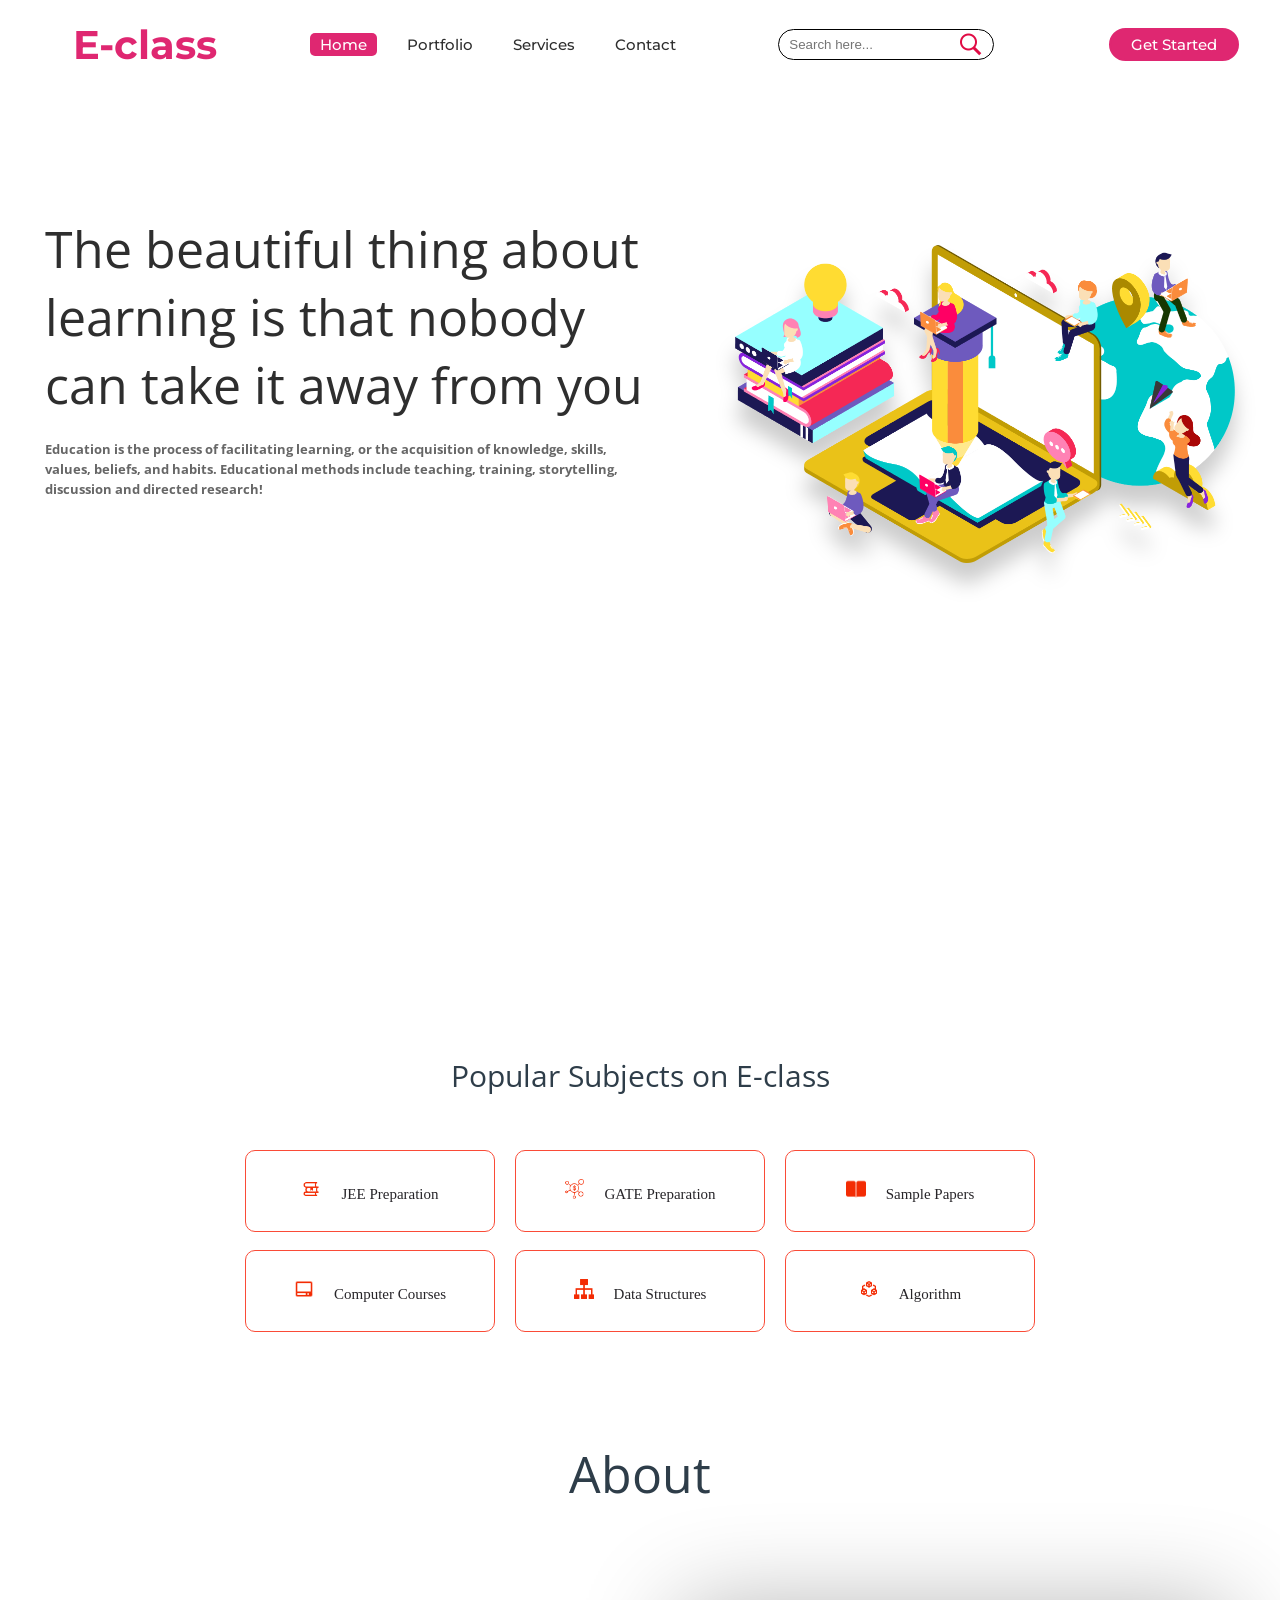
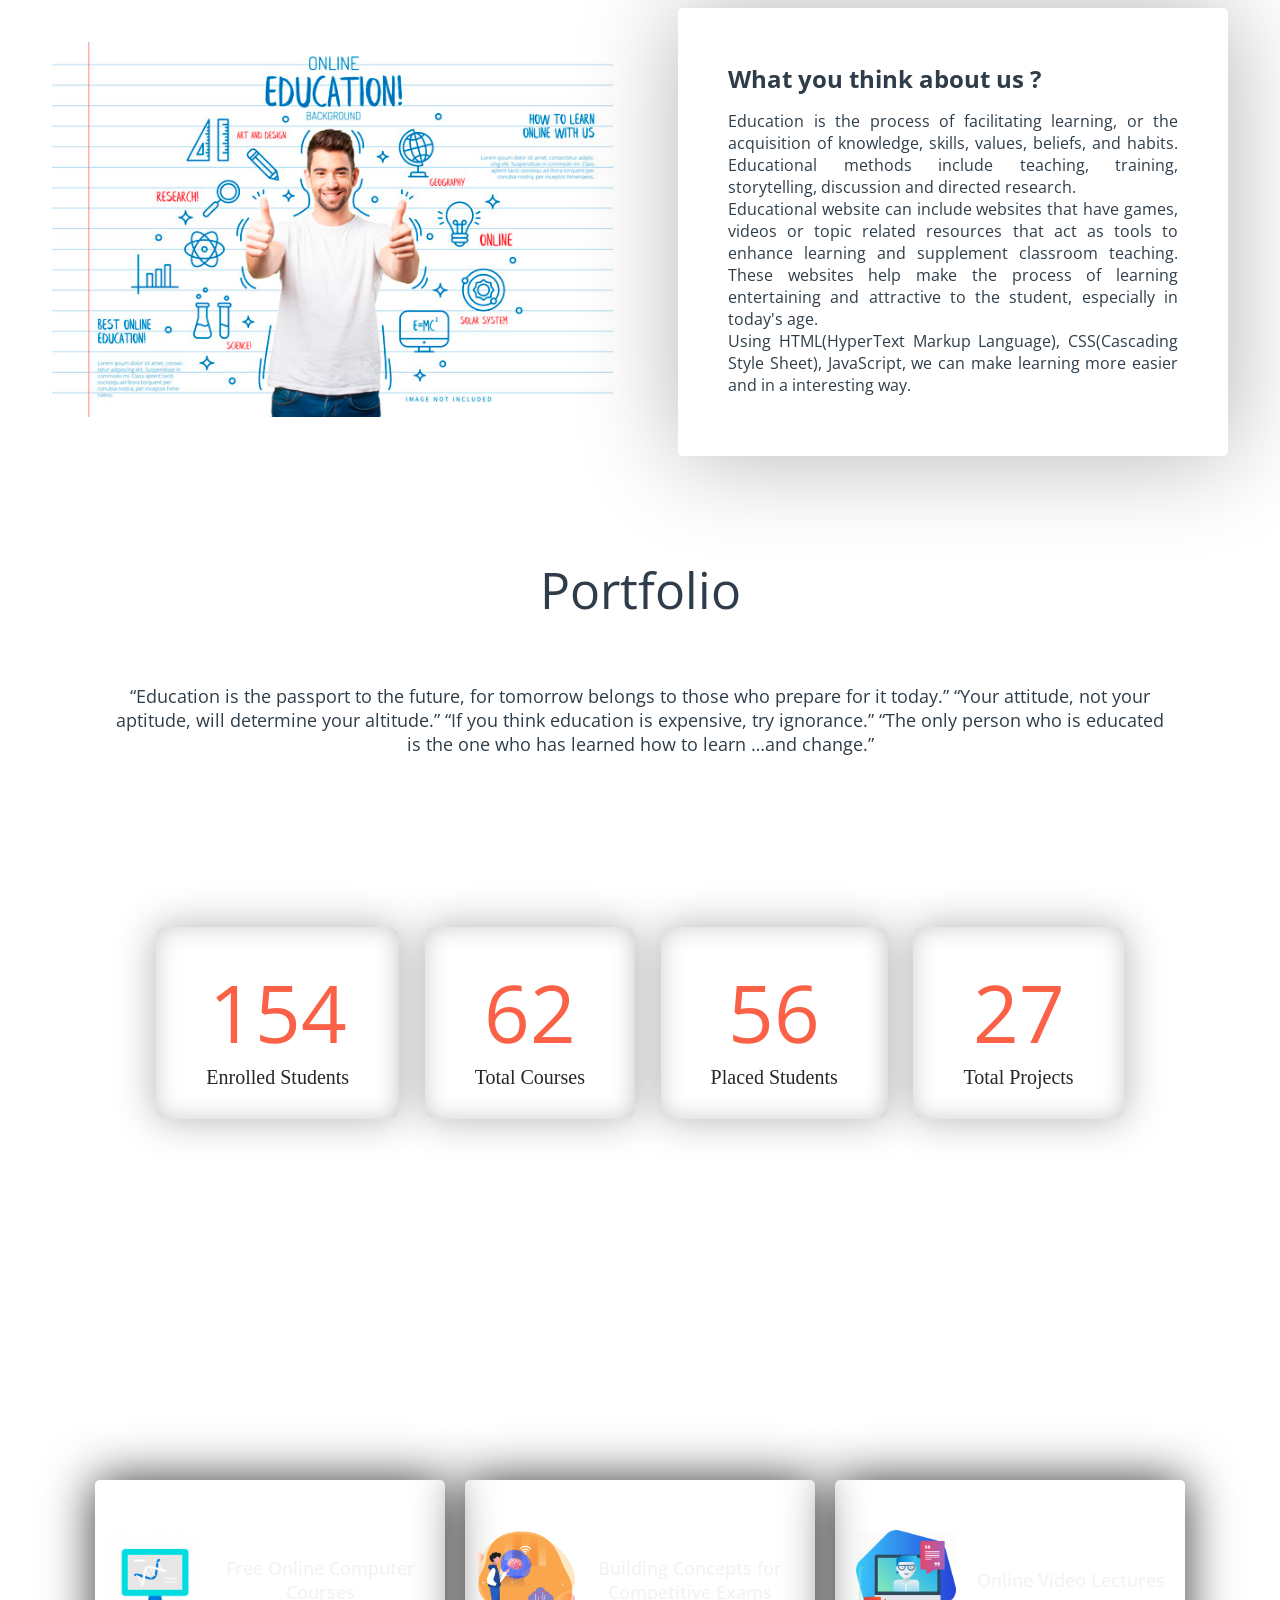
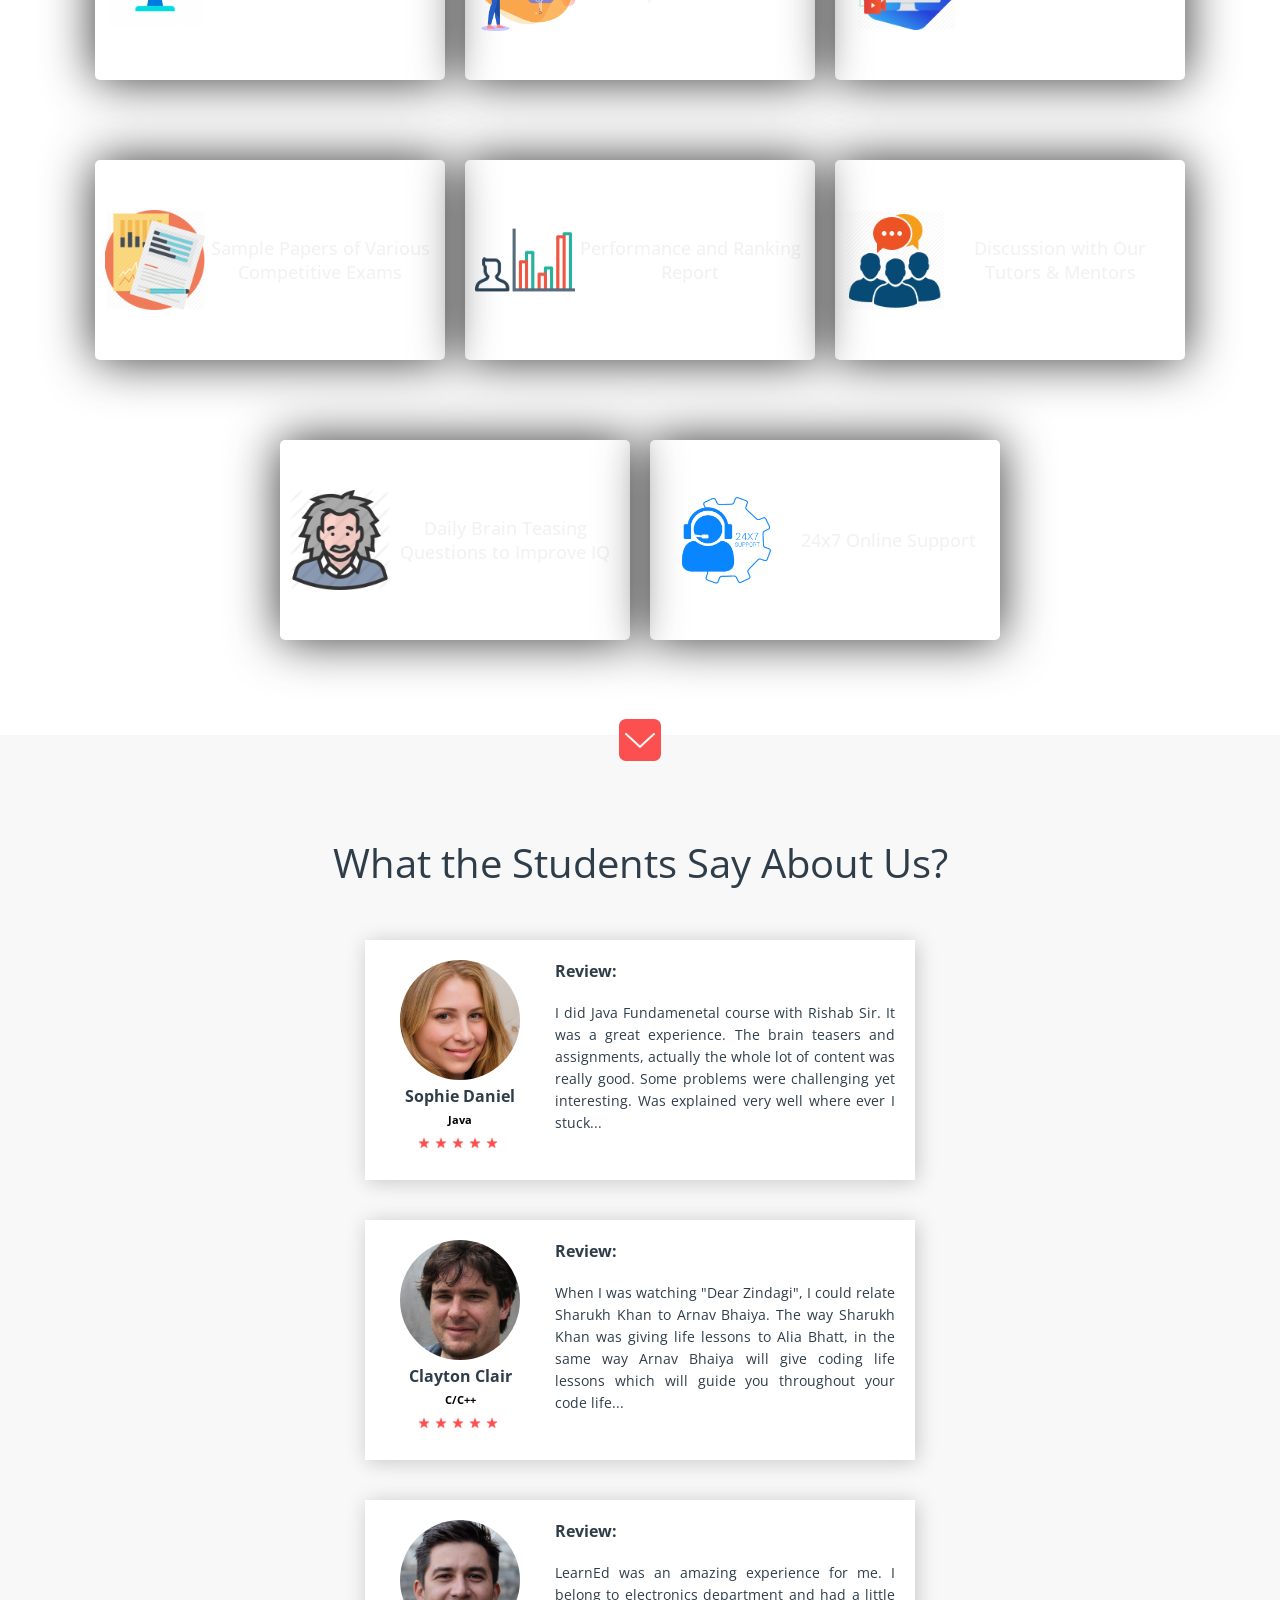
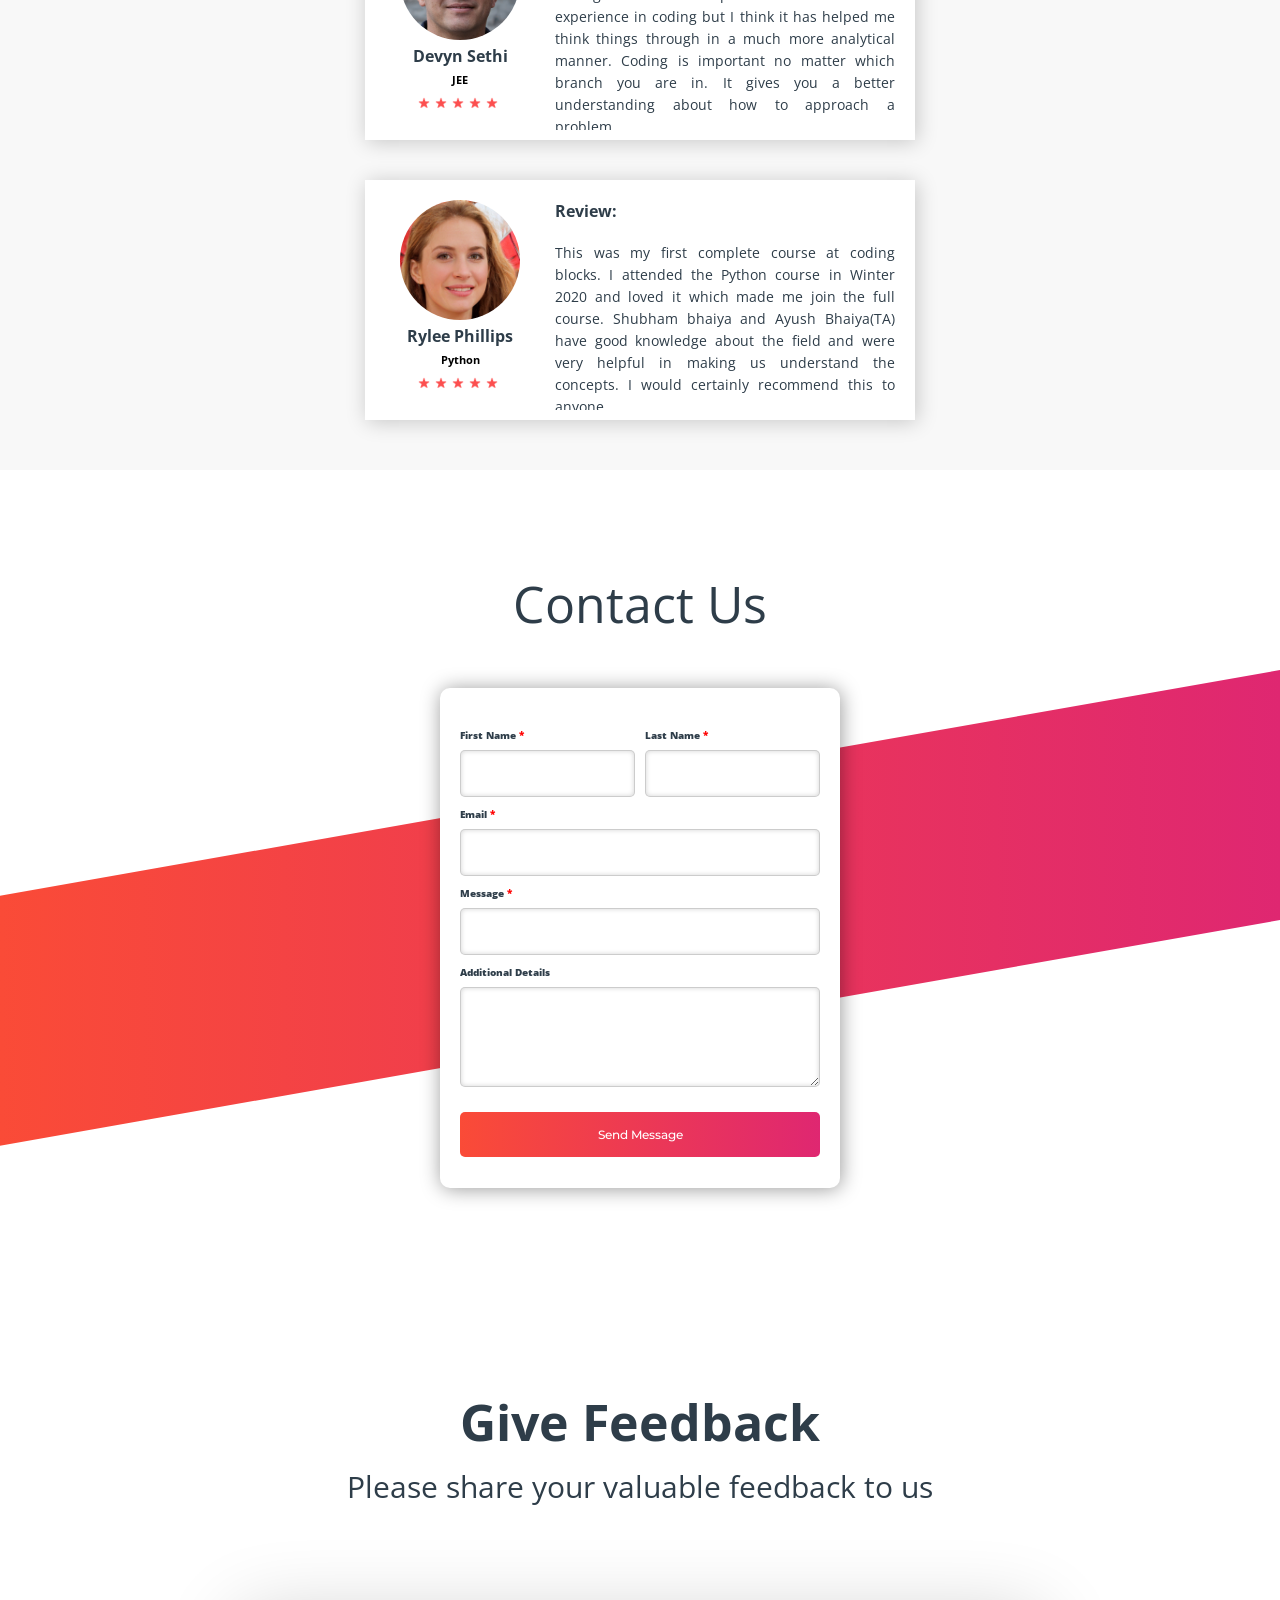
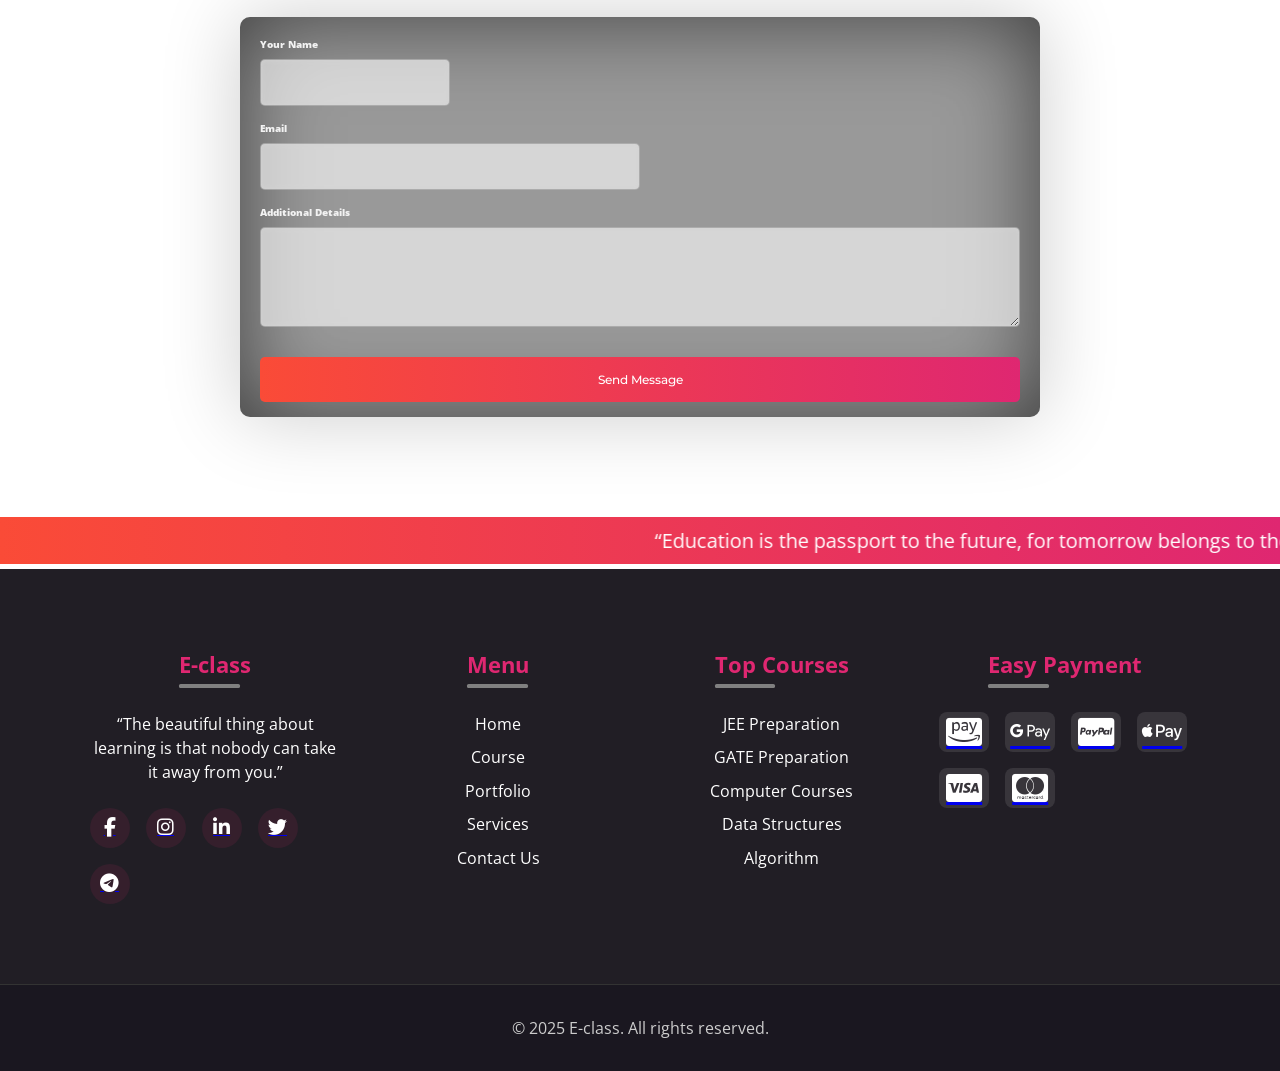
<file: index.html>
<!DOCTYPE html>
<html>
<head>
	<link rel="shortcut icon" type="png" href="images/icon/favicon.png">
	<meta charset="utf-8">
	<meta http-equiv="X-UA-Comaptible" content="IE=edge">
	<title>E-class</title>
	<meta name="desciption" content="">
	<meta name="viewport" content="width=device-width, initial-scale=1">
	<link rel="stylesheet" type="text/css" href="style.css">
	<link rel="stylesheet" href="https://cdnjs.cloudflare.com/ajax/libs/font-awesome/6.7.2/css/all.min.css" integrity="sha512-Evv84Mr4kqVGRNSgIGL/F/aIDqQb7xQ2vcrdIwxfjThSH8CSR7PBEakCr51Ck+w+/U6swU2Im1vVX0SVk9ABhg==" crossorigin="anonymous" referrerpolicy="no-referrer" />

	<script type="text/javascript" src="script.js"></script>
	<script src="https://code.jquery.com/jquery-3.2.1.js"></script>
	<script>
		$(window).on('scroll', function(){
  			if($(window).scrollTop()){
  			  $('nav').addClass('black');
 			 }else {
 		   $('nav').removeClass('black');
 		 }
		})
	</script>
</head>
<body>
<!-- Navigation Bar -->
	<header id="header">
		<nav>
			<div class="logo"><a href="#"><span>E-class</span></a></div>
			<ul>
				<li><a class="active" href="">Home</a></li>
				<li><a href="#portfolio_section">Portfolio</a></li>
				<li><a href="#services_section">Services</a></li>
				<li><a href="#contactus_section">Contact</a></li>
			</ul>
			<div class="srch"><input type="text" class="search" placeholder="Search here..."><img src="images/icon/search.png" alt="search" onclick=slide()></div>
			<a class="get-started" href="login.html">Get Started</a>
			<img src="images/icon/menu.png" class="menu" onclick="sideMenu(0)" alt="menu">
		</nav>
		<div class="head-container">
			<div class="quote">
				<p>The beautiful thing about learning is that nobody can take it away from you</p>
				<h5>Education is the process of facilitating learning, or the acquisition of knowledge, skills, values, beliefs, and habits. Educational methods include teaching, training, storytelling, discussion and directed research!</h5>
			</div>
			<div class="svg-image">
				<img src="images/extra/svg1.jpg" alt="svg">
			</div>
		</div>
	</header>


<!-- Some Popular Subjects -->
	<div class="title">
		<span>Popular Subjects on E-class</span>
	</div>
	<br><br>
	<div class="course">
		<div class="cbox">
		<div class="det"><a href="subjects/jee.html"><img src="images/courses/book.png">JEE Preparation</a></div>
		<div class="det"><a href="subjects/gate.html"><img src="images/courses/d1.png">GATE Preparation</a></div>
		<div class="det"><a href="subjects/jee.html#sample_papers"><img src="images/courses/paper.png">Sample Papers</a></div>
		</div>
		<div class="cbox">
		<div class="det"><a href="subjects/computer_courses.html"><img src="images/courses/computer.png">Computer Courses</a></div>
		<div class="det"><a href="subjects/computer_courses.html#data"><img src="images/courses/data.png">Data Structures</a></div>
		<div class="det"><a href="subjects/computer_courses.html#algo"><img src="images/courses/algo.png">Algorithm</a></div>
		</div>
	</div>

	
<!-- ABOUT -->
	<div class="diffSection" id="about_section">
		<center><p style="font-size: 50px; padding: 100px">About</p></center>
		<div class="about-content">
				<div class="side-image">
					<img class="sideImage" src="images/extra/e3.jpg">
				</div>
				<div class="side-text">
					<h2>What you think about us ?</h2>
					<p>Education is the process of facilitating learning, or the acquisition of knowledge, skills, values, beliefs, and habits. Educational methods include teaching, training, storytelling, discussion and directed research.<br> Educational website can include websites that have games, videos or topic related resources that act as tools to enhance learning and supplement classroom teaching. These websites help make the process of learning entertaining and attractive to the student, especially in today's age. <br>Using HTML(HyperText Markup Language), CSS(Cascading Style Sheet), JavaScript, we can make learning more easier and in a interesting way.</p>
				</div>
		</div>
	</div>


<!-- PORTFOLIO -->
	<div class="diffSection" id="portfolio_section">
		<center><p style="font-size: 50px; padding: 100px; padding-bottom: 40px;">Portfolio</p></center>
		<div class="content">
			<p>
				“Education is the passport to the future, for tomorrow belongs to those who prepare for it today.” “Your attitude, not your aptitude, will determine your altitude.” “If you think education is expensive, try ignorance.” “The only person who is educated is the one who has learned how to learn …and change.”
			</p>
		</div>
	</div>
	<div class="extra">
		<p>We're increasing this data every year</p>
		<div class="smbox">
		<span><center><div class="data">154</div><div class="det">Enrolled Students</div></center></span>
		<span><center><div class="data">62</div><div class="det">Total Courses</div></center></span>
		<span><center><div class="data">56</div><div class="det">Placed Students</div></center></span>
		<span><center><div class="data">27</div><div class="det">Total Projects</div></center></span>
		</div>
	</div>



<!-- SERVICES -->
	<div class="service-swipe">
		<div class="diffSection" id="services_section">
		<center><p style="font-size: 50px; padding: 100px; padding-bottom: 40px; color: #fff;">Services</p></center>
		</div>
		<a href="subjects/computer_courses.html"><div class="s-card"><img src="images/icon/computer-courses.png"><p>Free Online Computer Courses</p></div></a>
		<a href="subjects/jee.html"><div class="s-card"><img src="images/icon/brainbooster.png"><p>Building Concepts for Competitive Exams</p></div></a>
		<a href="#"><div class="s-card"><img src="images/icon/online-tutorials.png"><p>Online Video Lectures</p></div></a>
		<a href="subjects/jee.html#sample_papers"><div class="s-card"><img src="images/icon/papers.jpg"><p>Sample Papers of Various Competitive Exams</p></div></a>
		<a href="#"><div class="s-card"><img src="images/icon/p3.png"><p>Performance and Ranking Report</p></div></a>
		<a href="#contactus_section"><div class="s-card"><img src="images/icon/discussion.png"><p>Discussion with Our Tutors & Mentors</p></div></a>
		<a href="#"><div class="s-card"><img src="images/icon/q1.png"><p>Daily Brain Teasing Questions to Improve IQ</p></div></a>
		<a href="#contactus_section"><div class="s-card"><img src="images/icon/help.png"><p>24x7 Online Support</p></div></a>
	</div>

<!-- Reviews by Students -->
<div id="makeitfull">
	<a href="#review_section"><img src="images/icon/makeitfull.png"></a>
</div>
<div class="review">
	<div class="diffSection" id="review_section">
		<center><p style="font-size: 40px; padding: 100px; padding-bottom: 40px; color: #2E3D49;">What the Students Say About Us?</p></center>
	</div>
	<div class="rev-container">
		<div class="rev-card">
			<div class="identity">
				<img src="images/creator/humanNotExist1.jpg"><p>Sophie Daniel</p>
				<h6>Java</h6>
				<div class="rating"><img src="images/icon/star.png"><img src="images/icon/star.png"><img src="images/icon/star.png"><img src="images/icon/star.png"><img src="images/icon/star.png"></div>
			</div>
			<div class="rev-cont">
				<p id="title">Review:</p>
				<p id="content">
					I did Java Fundamenetal course with Rishab Sir. It was a great experience. The brain teasers and assignments, actually the whole lot of content was really good. Some problems were challenging yet interesting. Was explained very well where ever I stuck...
				</p>
			</div>
		</div>
		<div class="rev-card">
			<div class="identity">
				<img src="images/creator/humanNotExist2.jpg"><p>Clayton Clair</p>
				<h6>C/C++</h6>
				<div class="rating"><img src="images/icon/star.png"><img src="images/icon/star.png"><img src="images/icon/star.png"><img src="images/icon/star.png"><img src="images/icon/star.png"></div>
			</div>
			<div class="rev-cont">
				<p id="title">Review:</p>
				<p id="content">
					When I was watching "Dear Zindagi", I could relate Sharukh Khan to Arnav Bhaiya. The way Sharukh Khan was giving life lessons to Alia Bhatt, in the same way Arnav Bhaiya will give coding life lessons which will guide you throughout your code life...
				</p>
			</div>
		</div>
		<div class="rev-card">
			<div class="identity">
				<img src="images/creator/humanNotExist3.jpg"><p>Devyn Sethi</p>
				<h6>JEE</h6>
				<div class="rating"><img src="images/icon/star.png"><img src="images/icon/star.png"><img src="images/icon/star.png"><img src="images/icon/star.png"><img src="images/icon/star.png"></div>
			</div>
			<div class="rev-cont">
				<p id="title">Review:</p>
				<p id="content">
					LearnEd was an amazing experience for me. I belong to electronics department and had a little experience in coding but I think it has helped me think things through in a much more analytical manner. Coding is important no matter which branch you are in. It gives you a better understanding about how to approach a problem...
				</p>
			</div>
		</div>
		<div class="rev-card">
			<div class="identity">
				<img src="images/creator/humanNotExist4.jpg"><p>Rylee Phillips</p>
				<h6>Python</h6>
				<div class="rating"><img src="images/icon/star.png"><img src="images/icon/star.png"><img src="images/icon/star.png"><img src="images/icon/star.png"><img src="images/icon/star.png"></div>
			</div>
			<div class="rev-cont">
				<p id="title">Review:</p>
				<p id="content">
					This was my first complete course at coding blocks. I attended the Python course in Winter 2020 and loved it which made me join the full course. Shubham bhaiya and Ayush Bhaiya(TA) have good knowledge about the field and were very helpful in making us understand the concepts. I would certainly recommend this to anyone...
				</p>
			</div>
		</div>
	</div>
</div>

<!-- CONTACT US -->
	<div class="diffSection" id="contactus_section">
		<center><p style="font-size: 50px; padding: 100px">Contact Us</p></center>
		<div class="csec"></div>
		<div class="back-contact">
			<div class="cc">
			<form>
				<label>First Name <span class="imp">*</span></label><label style="margin-left: 185px">Last Name <span class="imp">*</span></label><br>
				<center>
				<input type="text" name="" style="margin-right: 10px; width: 175px" required="required"><input type="text" name="lname" style="width: 175px" required="required"><br>
				</center>
				<label>Email <span class="imp">*</span></label><br>
				<input type="email" name="mail" style="width: 100%" required="required"><br>
				<label>Message <span class="imp">*</span></label><br>
				<input type="text" name="message" style="width: 100%" required="required"><br>
				<label>Additional Details</label><br>
				<textarea name="addtional"></textarea><br>
				<button type="submit" id="csubmit">Send Message</button>
			</form>
			</div>
		</div>
	</div>


<!-- FEEDBACK -->
	<div class="title2" id="feedBACK">
		<span>Give Feedback</span>
		<div class="shortdesc2">
			<p>Please share your valuable feedback to us</p>
		</div>
	</div>

	<div class="feedbox">
		<div class="feed">
			<form>
				<label>Your Name</label><br>
				<input type="text" name="" class="fname" required="required"><br>
				<label>Email</label><br>
				<input type="email" name="mail" required="required"><br>
				<label>Additional Details</label><br>
				<textarea name="addtional"></textarea><br>
				<button type="submit" id="csubmit">Send Message</button>
			</form>
		</div>
	</div>

<!-- Sliding Information -->
	<marquee style="background: linear-gradient(to right, #FA4B37, #DF2771); margin-top: 50px;" direction="left" onmouseover="this.stop()" onmouseout="this.start()" scrollamount="20"><div class="marqu">“Education is the passport to the future, for tomorrow belongs to those who prepare for it today.” “Your attitude, not your aptitude, will determine your altitude.” “If you think education is expensive, try ignorance.” “The only person who is educated is the one who has learned how to learn …and change.”</div></marquee>

<!-- FOOTER -->
   <div id="footer">
  <div class="section-footer">
    <div class="section-wrap">
      <div class="footer-wrap">
        <!-- Company Info -->
        <div class="company-details">
          <h2>E-class</h2>
          <div class="fdetails">
            <p>
              “The beautiful thing about learning is that nobody can take it away from you.”
            </p>
          </div>

          <div class="social-media-links">
            <div class="f-links"><a href="#"><span class="fa-brands fa-facebook-f"></span></a></div>
            <div class="f-links"><a href="#"><span class="fa-brands fa-instagram"></span></a></div>
            <div class="f-links"><a href="#"><span class="fa-brands fa-linkedin-in"></span></a></div>
            <div class="f-links"><a href="#"><span class="fa-brands fa-twitter"></span></a></div>
            <div class="f-links"><a href="#"><span class="fa-brands fa-telegram"></span></a></div>
          </div>
        </div>

        <!-- Menu -->
        <div class="footer-menu">
          <h2>Menu</h2>
          <div class="fmenu">
            <a href="#active">Home</a>
            <a href="#course">Course</a>
            <a href="#portfolio_section">Portfolio</a>
            <a href="#services.html">Services</a>
            <a href="#contactus_section">Contact Us</a>
          </div>
        </div>

        <!-- Top Courses -->
        <div class="top-courses-links">
          <h2>Top Courses</h2>
          <div class="flinks">
            <a href="#course">JEE Preparation</a>
            <a href="#course">GATE Preparation</a>
            <a href="#course">Computer Courses</a>
            <a href="#course">Data Structures</a>
            <a href="#course">Algorithm</a>
          </div>
        </div>

        <!-- Payments -->
        <div class="master-cards">
          <h2>Easy Payment</h2>
          <div class="payment-cards">
            <div class="payment-link"><a href="#"><span class="fa-brands fa-cc-amazon-pay"></span></a></div>
            <div class="payment-link"><a href="#"><span class="fa-brands fa-google-pay"></span></a></div>
            <div class="payment-link"><a href="#"><span class="fa-brands fa-cc-paypal"></span></a></div>
            <div class="payment-link"><a href="#"><span class="fa-brands fa-apple-pay"></span></a></div>
            <div class="payment-link"><a href="#"><span class="fa-brands fa-cc-visa"></span></a></div>
            <div class="payment-link"><a href="#"><span class="fa-brands fa-cc-mastercard"></span></a></div>
          </div>
        </div>
      </div>
    </div>
  </div>

  <footer>
    <p>&copy; 2025 E-class. All rights reserved.</p>
  </footer>
</div>

</body>
</html>
</file>
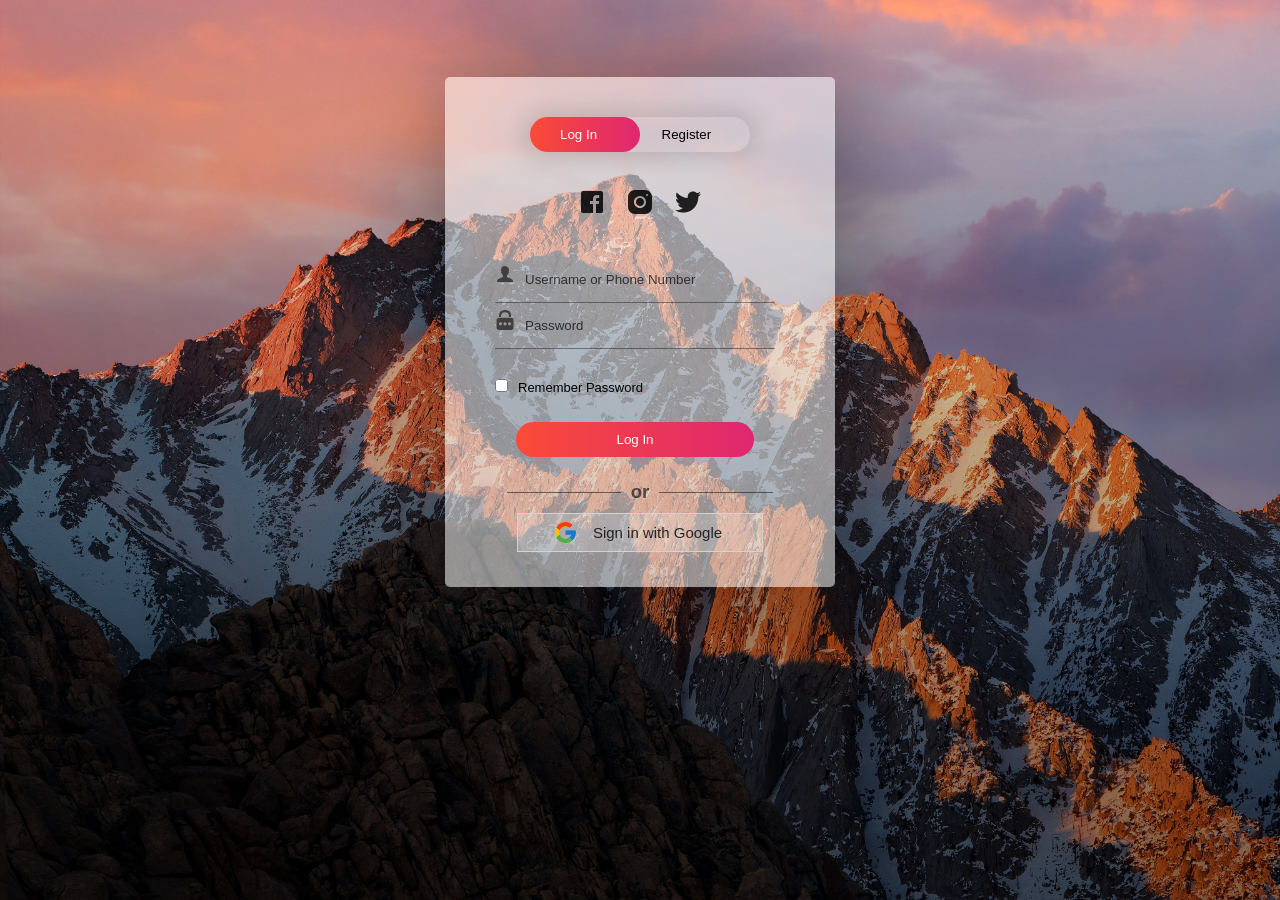
<file: login.html>
<!DOCTYPE html>
<html>
<head>
	<link rel="shortcut icon" type="png" href="images/icon/favicon.png">
	<title>Login SignUp</title>
	<link rel="stylesheet" type="text/css" href="loginStyle.css">
	

  <!-- It will redirect to the Home Page after submitting the form -->
  <script>
  $(document).ready(function(){
    $("form").submit(function(){
      alert("Great Job !");
    });
  });
  </script>
</head>
<body>
		<div class="form-box">
			<div class="button-box">
				<div id="btn"></div>
				<button type="button" class="toggle-btn" id="log" onclick="login()" style="color: #fff;">Log In</button>
				<button type="button" class="toggle-btn" id="reg" onclick="register()">Register</button>
			</div>
			<div class="social-icons">
				<img src="images/icon/fb2.png">
				<img src="images/icon/insta2.png">
				<img src="images/icon/tt2.png">
			</div>
			
			<!-- Login Form -->
			<form id="login" class="input-group" action="index.html">
				<div class="inp">
					<img src="images/icon/user.png"><input type="text" id="email" class="input-field" placeholder="Username or Phone Number" style="width: 88%; border:none;" required="required">
				</div>
				<div class="inp">
					<img src="images/icon/password.png"><input type="password" id="password" class="input-field" placeholder="Password" style="width: 88%; border: none;" required="required">
				</div>
				<input type="checkbox" class="check-box">Remember Password
				<button type="submit" class="submit-btn">Log In</button>
			</form>


			<div class="other" id="other">
				<div class="instead">
					<h3>or</h3>
				</div>
				<button class="connect" onclick="">
					<img src="images/icon/google.png"><span>Sign in with Google</span>
				</button>
			</div>
			
			<!-- Registration Form -->
			<form id="register" class="input-group">
				<input type="text" class="input-field" placeholder="Full Name" required="required">
				<input type="email" class="input-field" placeholder="Email Address" required="required">
				<input type="password" class="input-field" placeholder="Create Password" name="psame" required="required">
				<input type="password" class="input-field" placeholder="Confirm Password" name="psame" required="required">
				<input type="checkbox" class="check-box" id="chkAgree" onclick="goFurther()">I agree to the Terms & Conditions
				<button type="submit" id="btnSubmit" class="submit-btn reg-btn">Register</button>
			</form>
		</div>
		<script type="text/javascript" src="script.js"></script>
</body>
</html>
</file>
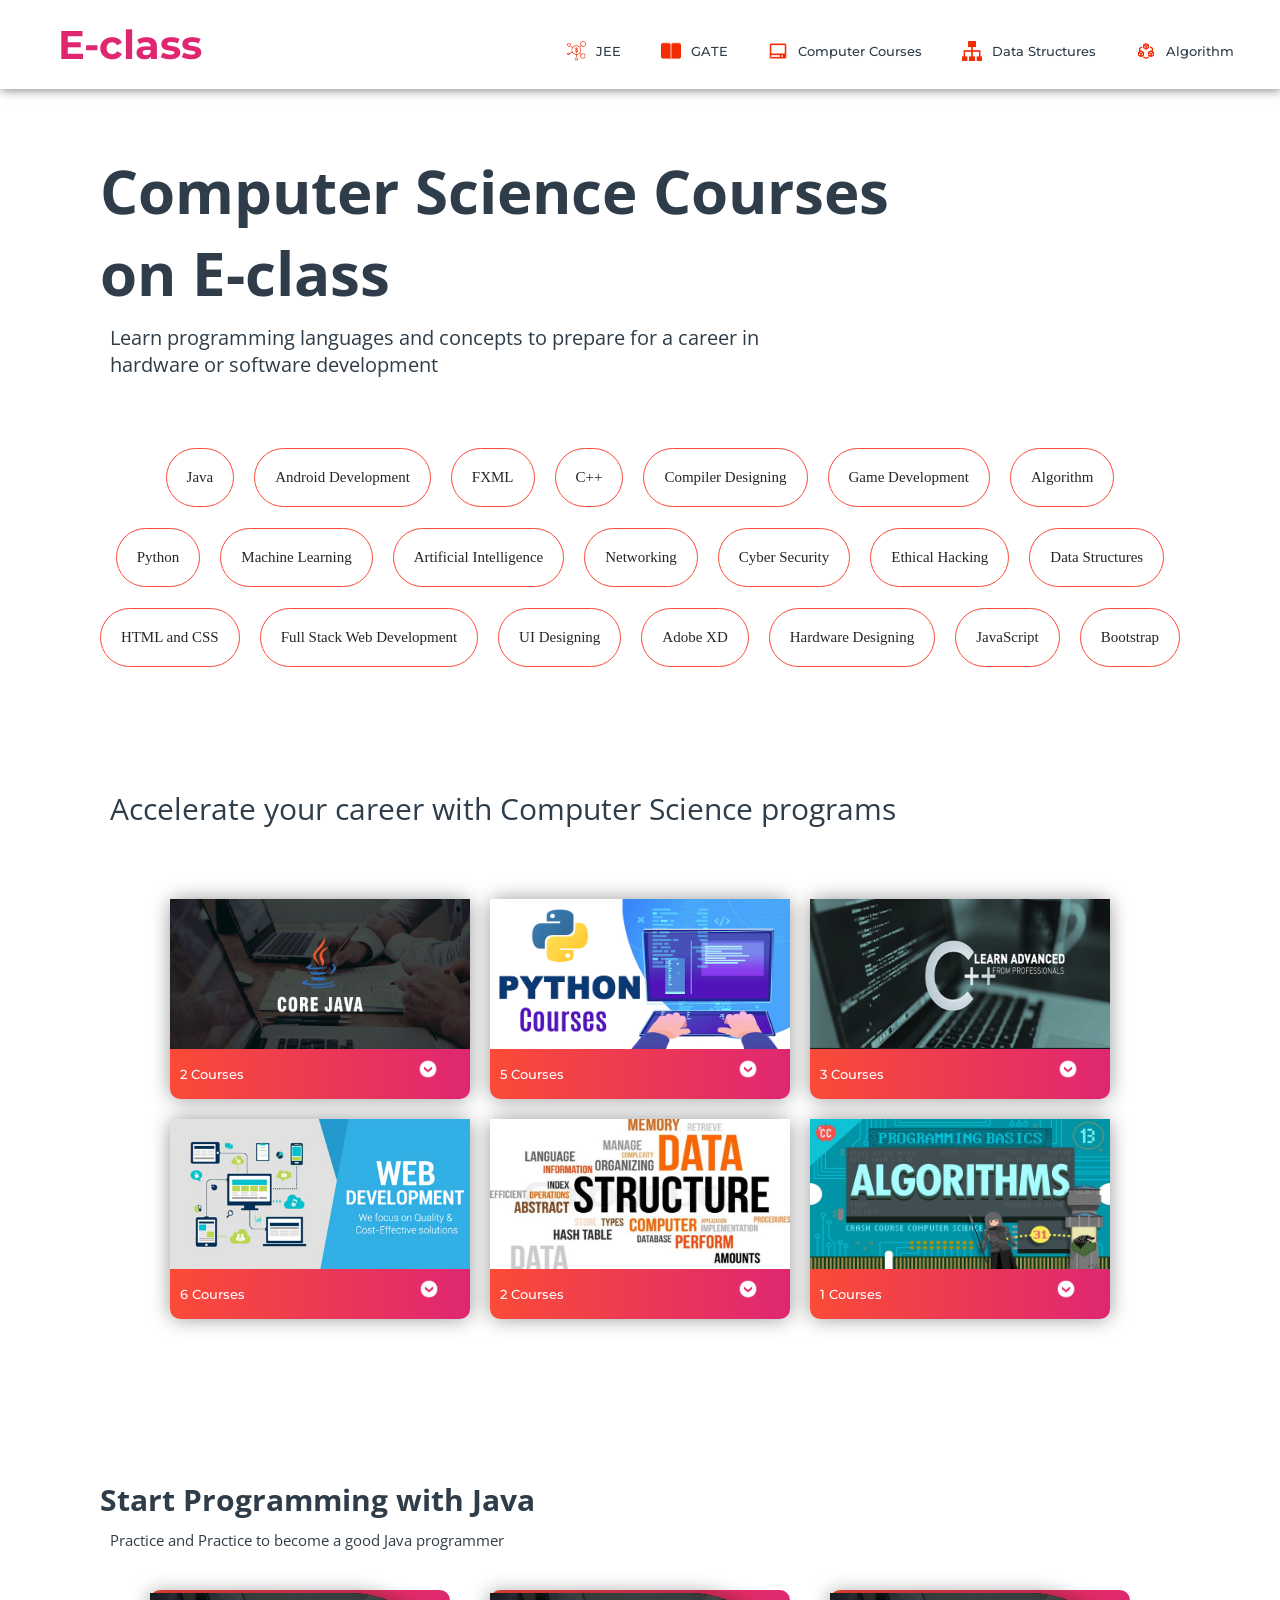
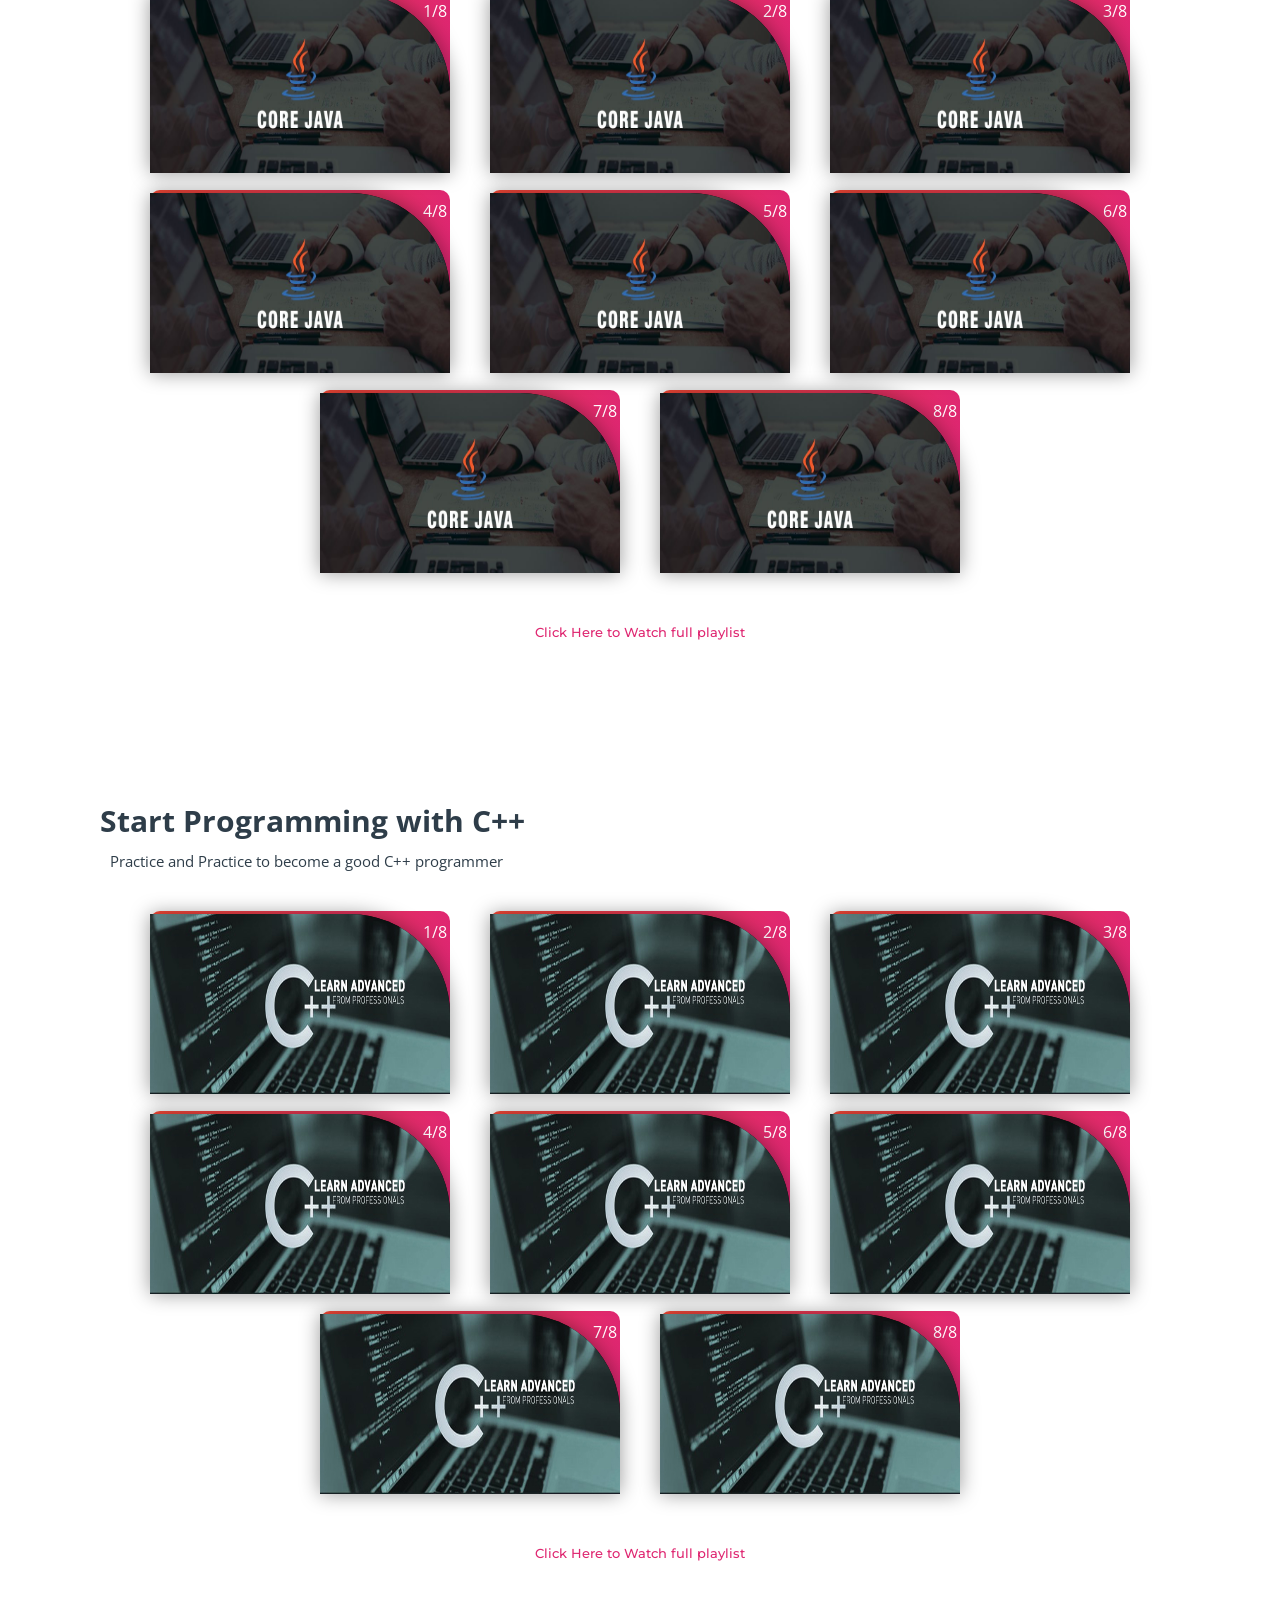
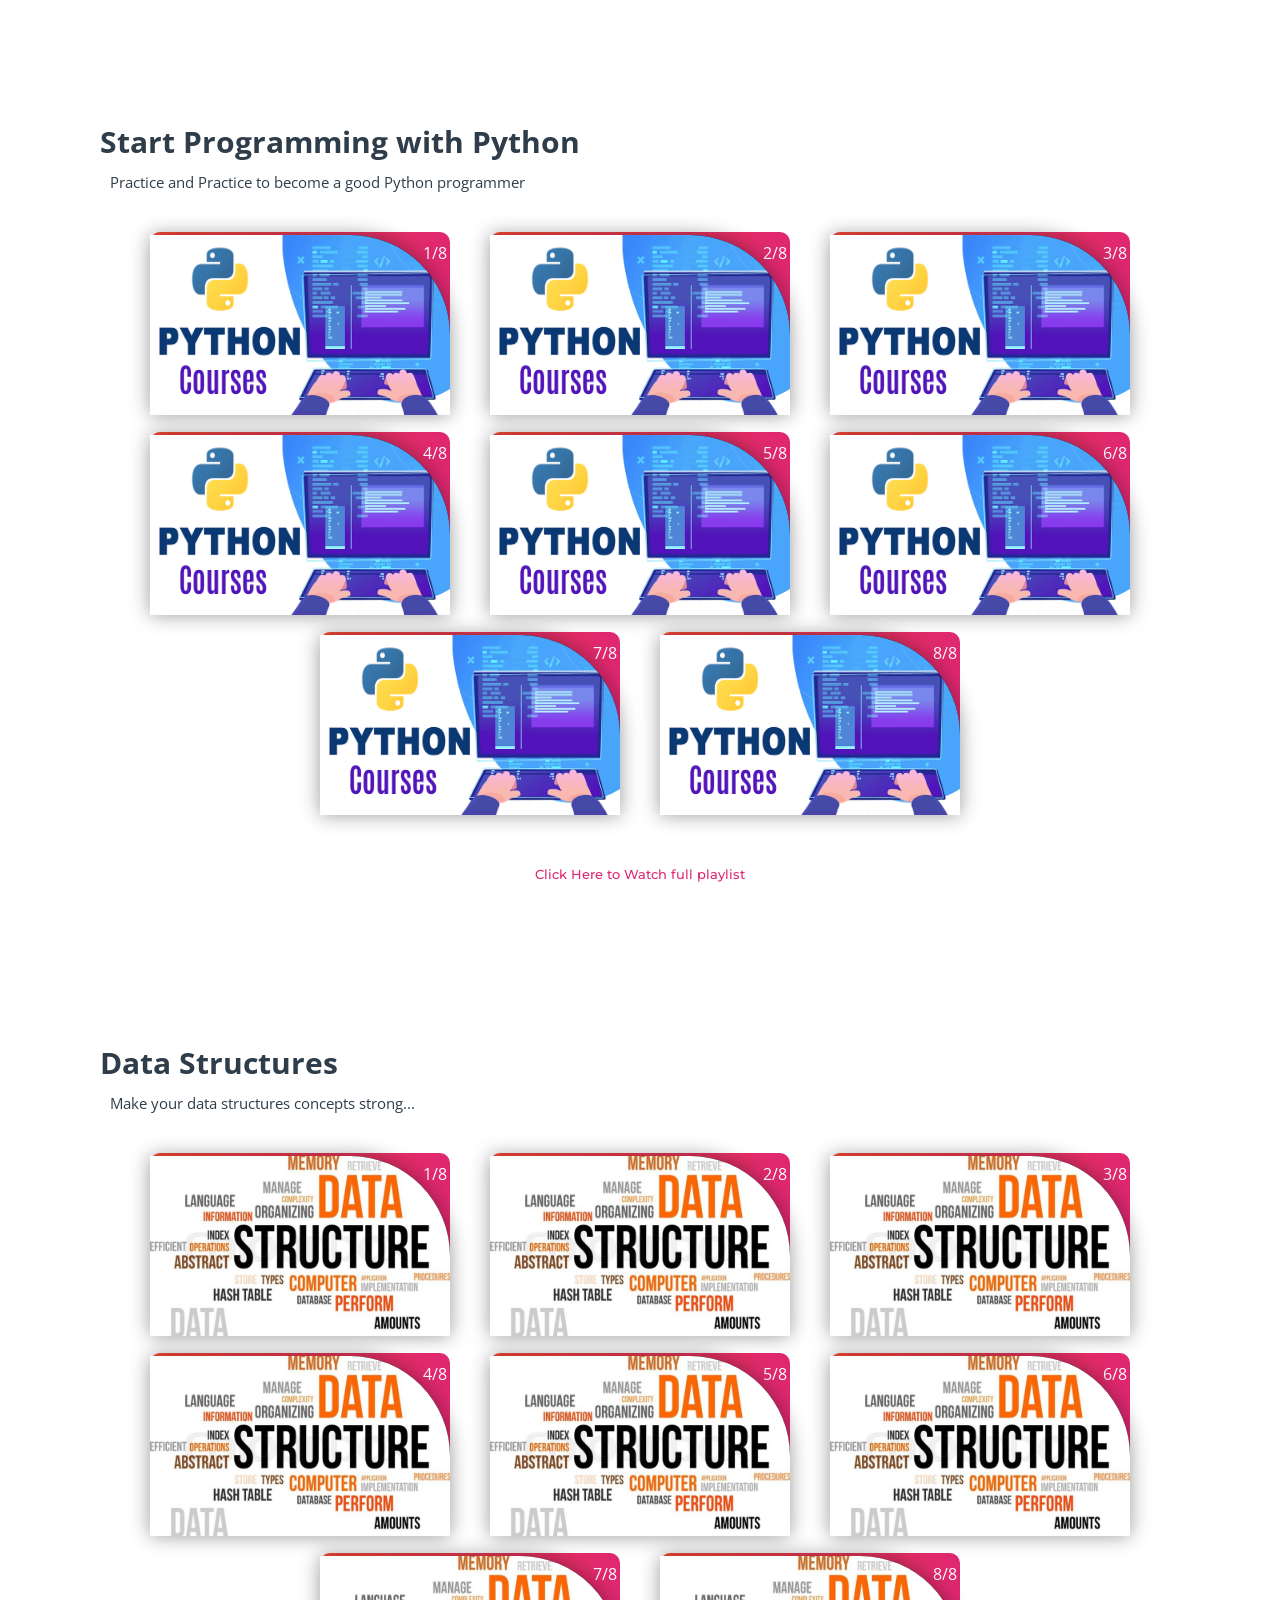
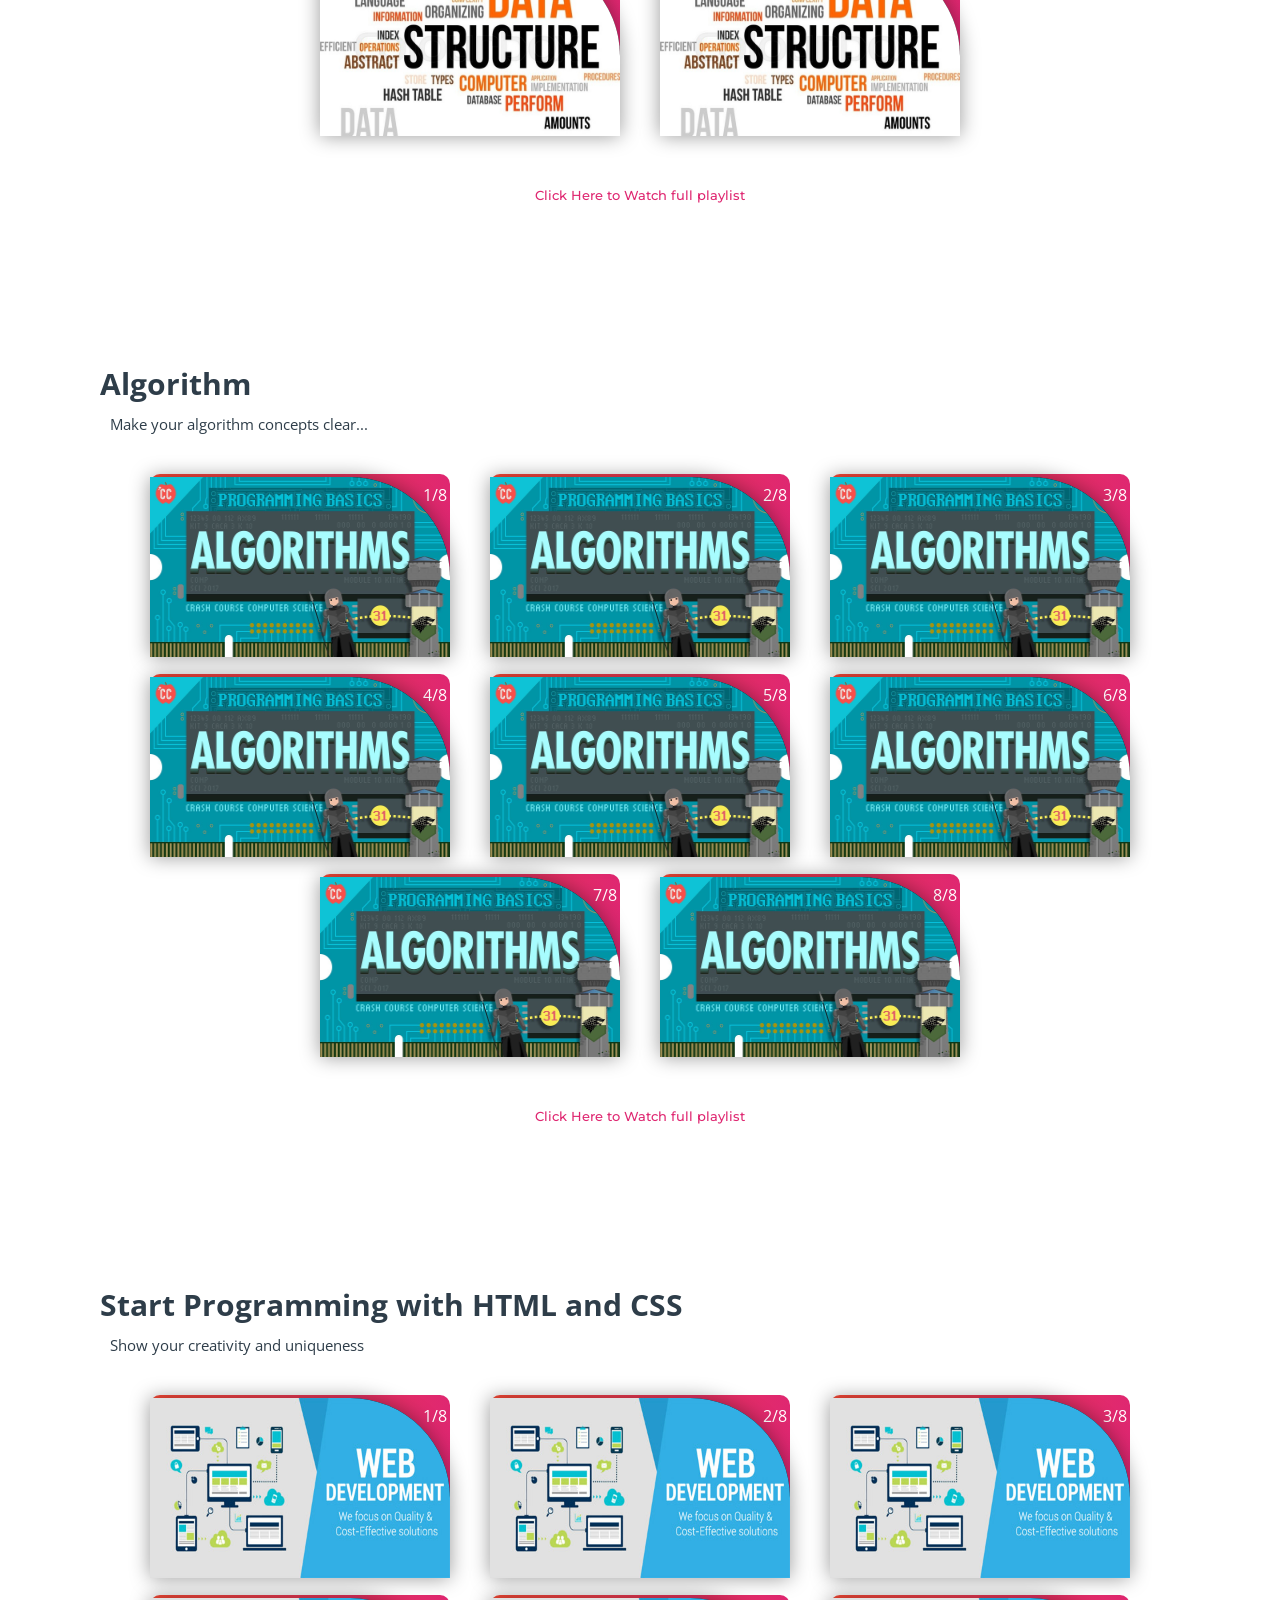
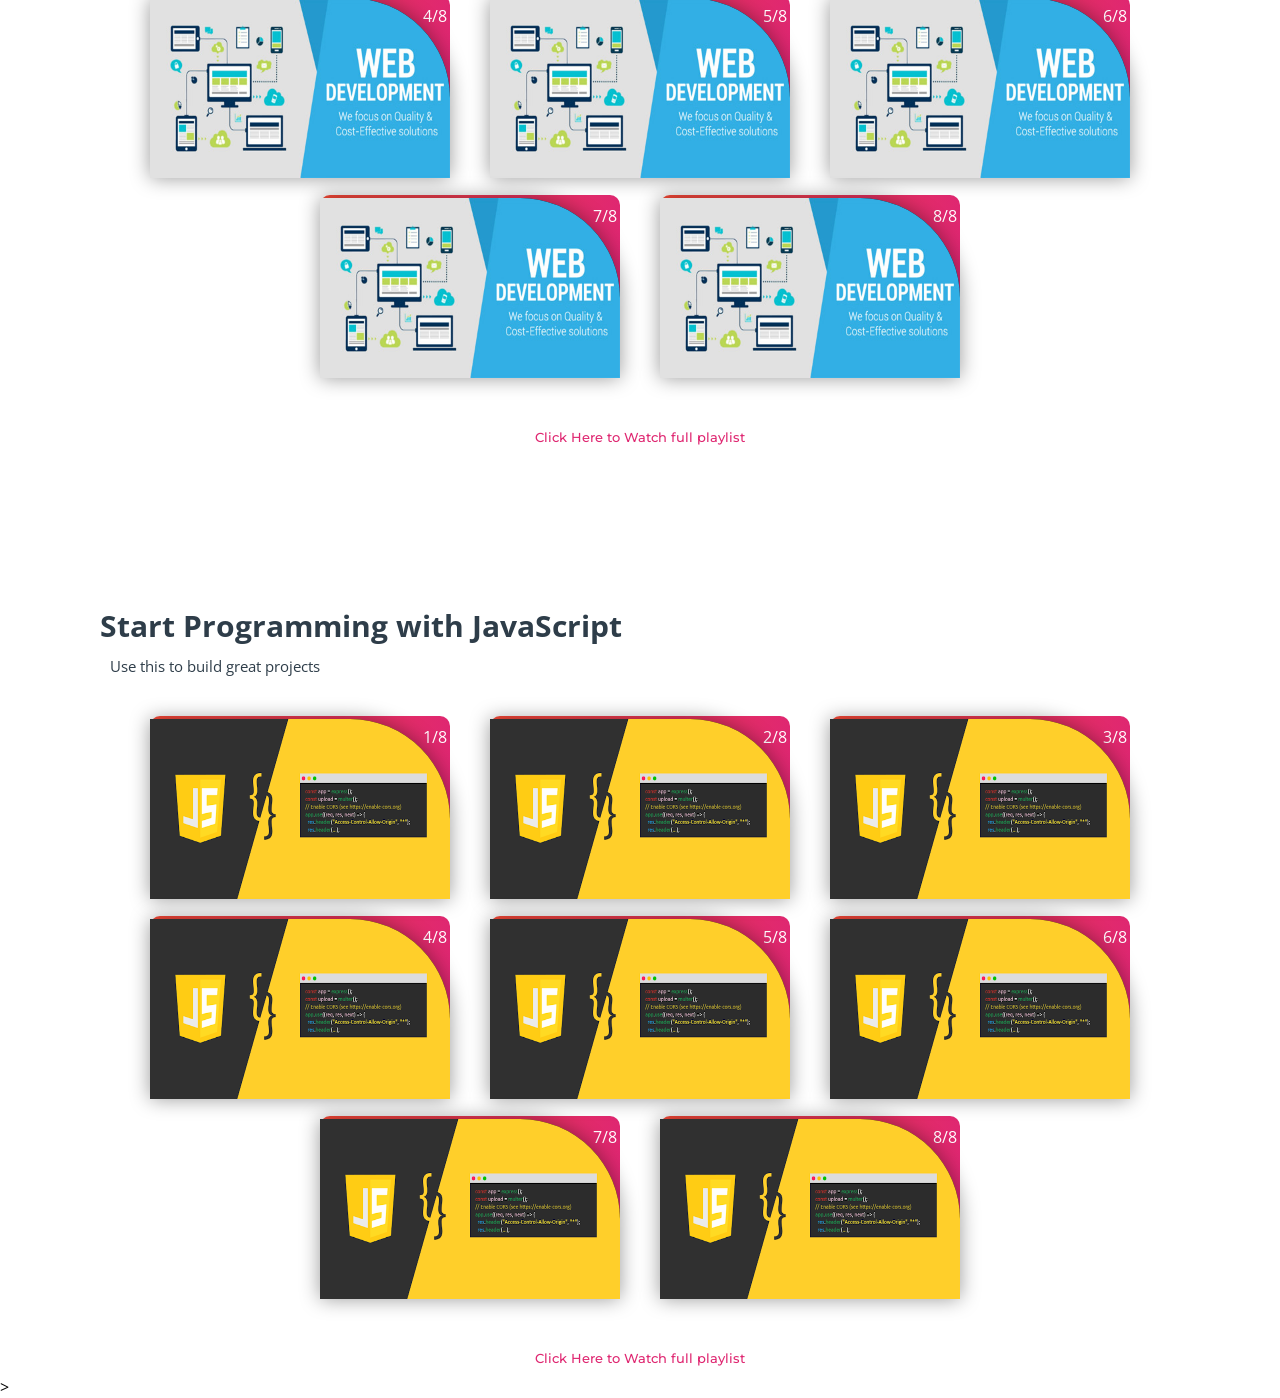
<file: subjects/computer_courses.html>
<!DOCTYPE html>
<html>
<head>
	<link rel="shortcut icon" type="png" href="../images/icon/favicon.png">
	<title>Computer Science Courses on E-class</title>
	<link rel="stylesheet" type="text/css" href="subjects.css">
	<script type="text/javascript" src="../script.js"></script>
</head>
<body>
	
<!-- NAVIGATION -->
	<header>
		<div class="nav" id="nav">
			<div id="learned-logo">
			<a href="../index.html"><span style="font-size: 40px; color: #DF2771; font-weight: bold; margin-left: 2rem;" >E-class</span> </a></div>
			<div class="switch-tab" id="switch-tab" onclick="switchTAB()"><img src="../images/icon/menu.png"></div>
			<ul id="list-switch">
				<li><a href="jee.html"><img src="../images/courses/d1.png" class="icon">JEE</a></li>
				<li><a href="gate.html"><img src="../images/courses/paper.png" class="icon">GATE</a></li>
				<li><a href="#"><img src="../images/courses/computer.png" class="icon">Computer Courses</a></li>
				<li><a href="#data"><img src="../images/courses/data.png" class="icon">Data Structures</a></li>
				<li><a href="#algo"><img src="../images/courses/algo.png" class="icon">Algorithm</a></li>
			</ul>
			<div class="search" id="search-switch">
				<input type="search" placeholder="Search" class="srch"><button id="srchbtn"><img src="../images/icon/search.png"></button>
			</div>
		</div>
	</header>
	

<!-- MAIN Heading of Page -->
	<div class="title">
		<span>Computer Science Courses<br>on E-class</span>
		<div class="shortdesc">
			<p>Learn programming languages and concepts to prepare for a career in<br>hardware or software development</p>
		</div>
	</div>


<!-- Some KeyWords related to Topic -->
	<div class="course">
		<div class="cbox">
		<div class="det"><a href="#java">Java</a></div>
		<div class="det"><a href="https://developer.android.com/">Android Development</a></div>
		<div class="det"><a href="https://docs.oracle.com/javafx/2/get_started/fxml_tutorial.htm">FXML</a></div>
		<div class="det"><a href="#c++">C++</a></div>
		<div class="det"><a href="https://www.geeksforgeeks.org/introduction-of-compiler-design/">Compiler Designing</a></div>
		<div class="det"><a href="https://www.coursera.org/specializations/game-design-and-development">Game Development</a></div>
		<div class="det"><a href="#algo">Algorithm</a></div>
		</div>
		<div class="cbox">
		<div class="det"><a href="#python">Python</a></div>
		<div class="det"><a href="https://www.coursera.org/learn/machine-learning">Machine Learning</a></div>
		<div class="det"><a href="https://en.wikipedia.org/wiki/Artificial_intelligence">Artificial Intelligence</a></div>
		<div class="det"><a href="https://en.wikipedia.org/wiki/Network">Networking</a></div>
		<div class="det"><a href="https://www.kaspersky.co.in/resource-center/definitions/what-is-cyber-security">Cyber Security</a></div>
		<div class="det"><a href="https://www.eccouncil.org/ethical-hacking/">Ethical Hacking</a></div>
		<div class="det"><a href="#data">Data Structures</a></div>
		</div>
		<div class="cbox">
		<div class="det"><a href="#html_css">HTML and CSS</a></div>
		<div class="det"><a href="https://www.udacity.com/course/full-stack-web-developer-nanodegree--nd0044">Full Stack Web Development</a></div>
		<div class="det"><a href="https://uxplanet.org/what-is-ui-vs-ux-design-and-the-difference-d9113f6612de?gi=6d9d13f4cc95">UI Designing</a></div>
		<div class="det"><a href="https://www.adobe.com/in/products/xd.html">Adobe XD</a></div>
		<div class="det"><a href="https://www.sciencedirect.com/topics/computer-science/hardware-design">Hardware Designing</a></div>
		<div class="det"><a href="#javascript">JavaScript</a></div>
		<div class="det"><a href="#html_css">Bootstrap</a></div>
		</div>
	</div>


<!-- Courses Available -->
	<div class="inbt">
		Accelerate your career with Computer Science programs
	</div>

	<div class="ccard">
	<center>
		<div class="ccardbox">
			<div class="dcard">
				<div class="fpart"><img src="../images/courses/java-course.jpg"></div>
				<a href="#java"><div class="spart">2 Courses <img src="../images/icon/dropdown.png"></div></a>
			</div>
			<div class="dcard">
				<div class="fpart"><img src="../images/courses/python-course.png"></div>
				<a href="#python"><div class="spart">5 Courses <img src="../images/icon/dropdown.png"></div></a>
			</div>
			<div class="dcard">
				<div class="fpart"><img src="../images/courses/c-course.jpg"></div>
				<a href="#c++"><div class="spart">3 Courses <img src="../images/icon/dropdown.png"></div></a>
			</div>
		</div>
		<div class="ccardbox">
			<div class="dcard">
				<div class="fpart"><img src="../images/courses/web-course.jpg"></div>
				<a href="#html_css"><div class="spart">6 Courses <img src="../images/icon/dropdown.png"></div></a>
			</div>
			<div class="dcard">
				<div class="fpart"><img src="../images/courses/data-course.jpg"></div>
				<a href="#data"><div class="spart">2 Courses <img src="../images/icon/dropdown.png"></div></a>
			</div>
			<div class="dcard">
				<div class="fpart"><img src="../images/courses/algo-course.jpg"></div>
				<a href="#algo"><div class="spart">1 Courses <img src="../images/icon/dropdown.png"></div></a>
			</div>
		</div>
	</center>
	</div>


<!-- Videos on JAVA Lectures -->
	<div class="title2" id="java">
		<span>Start Programming with Java</span>
		<div class="shortdesc2">
			<p>Practice and Practice to become a good Java programmer</p>
		</div>
	</div>
	
	<center>
		<div class="ccardbox2">
			<div class="dcard2"><span class="tag" >1/8</span>
				<div class="fpart2">
					<img src="../images/courses/java-course.jpg">
					<iframe src="https://www.youtube.com/embed/IsLyduxZ9sc" frameborder="0" allow="accelerometer; autoplay; encrypted-media; gyroscope; picture-in-picture" allowfullscreen></iframe>
				</div>
			</div>
			<div class="dcard2"><span class="tag" >2/8</span>
				<div class="fpart2">
					<img src="../images/courses/java-course.jpg">
					<iframe src="https://www.youtube.com/embed/U_vuESBFEpE" frameborder="0" allow="accelerometer; autoplay; encrypted-media; gyroscope; picture-in-picture" allowfullscreen></iframe>
				</div>
			</div>
			<div class="dcard2"><span class="tag" >3/8</span>
				<div class="fpart2">
					<img src="../images/courses/java-course.jpg">
					<iframe src="https://www.youtube.com/embed/7i8vbPA37y0" frameborder="0" allow="accelerometer; autoplay; encrypted-media; gyroscope; picture-in-picture" allowfullscreen></iframe>
				</div>
			</div>
			<div class="dcard2"><span class="tag" >4/8</span>
				<div class="fpart2">
					<img src="../images/courses/java-course.jpg">
					<iframe src="https://www.youtube.com/embed/FB47F-QIk3k" frameborder="0" allow="accelerometer; autoplay; encrypted-media; gyroscope; picture-in-picture" allowfullscreen></iframe>
				</div>
			</div>
			<div class="dcard2"><span class="tag" >5/8</span>
				<div class="fpart2">
					<img src="../images/courses/java-course.jpg">
					<iframe src="https://www.youtube.com/embed/8qyVcHJ1Et4" frameborder="0" allow="accelerometer; autoplay; encrypted-media; gyroscope; picture-in-picture" allowfullscreen></iframe>
				</div>
			</div>
			<div class="dcard2"><span class="tag" >6/8</span>
				<div class="fpart2">
					<img src="../images/courses/java-course.jpg">
					<iframe src="https://www.youtube.com/embed/N53Vf8HGd-0" frameborder="0" allow="accelerometer; autoplay; encrypted-media; gyroscope; picture-in-picture" allowfullscreen></iframe>
				</div>
			</div>
			<div class="dcard2"><span class="tag" >7/8</span>
				<div class="fpart2">
					<img src="../images/courses/java-course.jpg">
					<iframe src="https://www.youtube.com/embed/slz2Vc904Qg" frameborder="0" allow="accelerometer; autoplay; encrypted-media; gyroscope; picture-in-picture" allowfullscreen></iframe>
				</div>
			</div>
			<div class="dcard2"><span class="tag" >8/8</span>
				<div class="fpart2">
					<img src="../images/courses/java-course.jpg">
					<iframe src="https://www.youtube.com/embed/Q0NVRQP1Z5g" frameborder="0" allow="accelerometer; autoplay; encrypted-media; gyroscope; picture-in-picture" allowfullscreen></iframe>
				</div>
			</div>
		</div>
	</center>
	<br><br>
	<div class="click-me">
		<a href="https://www.youtube.com/watch?v=IsLyduxZ9sc&list=PLX9Zi6XTqOKQ7TdRz0QynGIKuMV9Q2H8E" target="_blank">Click Here to Watch full playlist</a>
	</div>

<!-- Videos on C++ Lectures -->

	<div class="title2" id="c++">
		<span>Start Programming with C++</span>
		<div class="shortdesc2">
			<p>Practice and Practice to become a good C++ programmer</p>
		</div>
	</div>
	<center>
		<div class="ccardbox2">
			<div class="dcard2"><span class="tag" >1/8</span>
				<div class="fpart2"><img src="../images/courses/c-course.jpg">
					<iframe src="https://www.youtube.com/embed/Iuo9PpGE04Y" frameborder="0" allow="accelerometer; autoplay; encrypted-media; gyroscope; picture-in-picture" allowfullscreen></iframe>
				</div>
			</div>
			<div class="dcard2"><span class="tag" >2/8</span>
				<div class="fpart2"><img src="../images/courses/c-course.jpg">
					<iframe src="https://www.youtube.com/embed/52dHKRD7cdg" frameborder="0" allow="accelerometer; autoplay; encrypted-media; gyroscope; picture-in-picture" allowfullscreen></iframe>
				</div>
			</div>
			<div class="dcard2"><span class="tag" >3/8</span>
				<div class="fpart2"><img src="../images/courses/c-course.jpg">
					<iframe src="https://www.youtube.com/embed/Iuo9PpGE04Y" frameborder="0" allow="accelerometer; autoplay; encrypted-media; gyroscope; picture-in-picture" allowfullscreen></iframe>
				</div>
			</div>
			<div class="dcard2"><span class="tag" >4/8</span>
				<div class="fpart2"><img src="../images/courses/c-course.jpg">
					<iframe src="https://www.youtube.com/embed/Iuo9PpGE04Y" frameborder="0" allow="accelerometer; autoplay; encrypted-media; gyroscope; picture-in-picture" allowfullscreen></iframe>
				</div>
			</div>
		
			<div class="dcard2"><span class="tag" >5/8</span>
				<div class="fpart2"><img src="../images/courses/c-course.jpg">
					<iframe src="https://www.youtube.com/embed/Iuo9PpGE04Y" frameborder="0" allow="accelerometer; autoplay; encrypted-media; gyroscope; picture-in-picture" allowfullscreen></iframe>
				</div>
			</div>
			<div class="dcard2"><span class="tag" >6/8</span>
				<div class="fpart2"><img src="../images/courses/c-course.jpg">
					<iframe src="https://www.youtube.com/embed/Iuo9PpGE04Y" frameborder="0" allow="accelerometer; autoplay; encrypted-media; gyroscope; picture-in-picture" allowfullscreen></iframe>
				</div>
			</div>
			<div class="dcard2"><span class="tag" >7/8</span>
				<div class="fpart2"><img src="../images/courses/c-course.jpg">
					<iframe src="https://www.youtube.com/embed/Iuo9PpGE04Y" frameborder="0" allow="accelerometer; autoplay; encrypted-media; gyroscope; picture-in-picture" allowfullscreen></iframe>
				</div>
			</div>
			<div class="dcard2"><span class="tag" >8/8</span>
				<div class="fpart2"><img src="../images/courses/c-course.jpg">
					<iframe src="https://www.youtube.com/embed/Iuo9PpGE04Y" frameborder="0" allow="accelerometer; autoplay; encrypted-media; gyroscope; picture-in-picture" allowfullscreen></iframe>
				</div>
			</div>
		</div>
	</center>
<br><br>
	<div class="click-me">
		<a href="https://www.youtube.com/watch?v=Iuo9PpGE04Y&feature=youtu.be" target="_blank">Click Here to Watch full playlist</a>
	</div>

<!-- Videos on PYTHON Lectures -->

	<div class="title2" id="python">
		<span>Start Programming with Python</span>
		<div class="shortdesc2">
			<p>Practice and Practice to become a good Python programmer</p>
		</div>
	</div>
	<center>
		<div class="ccardbox2">
			<div class="dcard2"><span class="tag" >1/8</span>
				<div class="fpart2"><img src="../images/courses/python-course.png">
					<iframe src="https://www.youtube.com/embed/QXeEoD0pB3E" frameborder="0" allow="accelerometer; autoplay; encrypted-media; gyroscope; picture-in-picture" allowfullscreen></iframe>
				</div>
			</div>
			<div class="dcard2"><span class="tag" >2/8</span>
				<div class="fpart2"><img src="../images/courses/python-course.png">
					<iframe src="https://www.youtube.com/embed/QXeEoD0pB3E" frameborder="0" allow="accelerometer; autoplay; encrypted-media; gyroscope; picture-in-picture" allowfullscreen></iframe>
				</div>
			</div>
			<div class="dcard2"><span class="tag" >3/8</span>
				<div class="fpart2"><img src="../images/courses/python-course.png">
					<iframe src="https://www.youtube.com/embed/QXeEoD0pB3E" frameborder="0" allow="accelerometer; autoplay; encrypted-media; gyroscope; picture-in-picture" allowfullscreen></iframe>
				</div>
			</div>
			<div class="dcard2"><span class="tag" >4/8</span>
				<div class="fpart2"><img src="../images/courses/python-course.png">
					<iframe src="https://www.youtube.com/embed/QXeEoD0pB3E" frameborder="0" allow="accelerometer; autoplay; encrypted-media; gyroscope; picture-in-picture" allowfullscreen></iframe>
				</div>
			</div>
		
			<div class="dcard2"><span class="tag" >5/8</span>
				<div class="fpart2"><img src="../images/courses/python-course.png">
					<iframe src="https://www.youtube.com/embed/QXeEoD0pB3E" frameborder="0" allow="accelerometer; autoplay; encrypted-media; gyroscope; picture-in-picture" allowfullscreen></iframe>
				</div>
			</div>
			<div class="dcard2"><span class="tag" >6/8</span>
				<div class="fpart2"><img src="../images/courses/python-course.png">
					<iframe src="https://www.youtube.com/embed/QXeEoD0pB3E" frameborder="0" allow="accelerometer; autoplay; encrypted-media; gyroscope; picture-in-picture" allowfullscreen></iframe>
				</div>
			</div>
			<div class="dcard2"><span class="tag" >7/8</span>
				<div class="fpart2"><img src="../images/courses/python-course.png">
					<iframe src="https://www.youtube.com/embed/QXeEoD0pB3E" frameborder="0" allow="accelerometer; autoplay; encrypted-media; gyroscope; picture-in-picture" allowfullscreen></iframe>
				</div>
			</div>
			<div class="dcard2"><span class="tag" >8/8</span>
				<div class="fpart2"><img src="../images/courses/python-course.png">
					<iframe src="https://www.youtube.com/embed/QXeEoD0pB3E" frameborder="0" allow="accelerometer; autoplay; encrypted-media; gyroscope; picture-in-picture" allowfullscreen></iframe>
				</div>
			</div>
		</div>
	</center>

<br><br>
	<div class="click-me">
		<a href="https://youtu.be/QXeEoD0pB3E" target="_blank">Click Here to Watch full playlist</a>
	</div>
<!-- Videos on DATA STRUCTURES Lectures -->

	<div class="title2" id="data">
		<span>Data Structures</span>
		<div class="shortdesc2">
			<p>Make your data structures concepts strong...</p>
		</div>
	</div>
	<center>
		<div class="ccardbox2">
			<div class="dcard2"><span class="tag" >1/8</span>
				<div class="fpart2"><img src="../images/courses/data-course.jpg">
					<iframe src="https://www.youtube.com/embed/Db9ZYbJONHc" frameborder="0" allow="accelerometer; autoplay; encrypted-media; gyroscope; picture-in-picture" allowfullscreen></iframe>
				</div>
			</div>
			<div class="dcard2"><span class="tag" >2/8</span>
				<div class="fpart2"><img src="../images/courses/data-course.jpg">
					<iframe src="https://www.youtube.com/embed/Db9ZYbJONHc" frameborder="0" allow="accelerometer; autoplay; encrypted-media; gyroscope; picture-in-picture" allowfullscreen></iframe>
				</div>
			</div>
			<div class="dcard2"><span class="tag" >3/8</span>
				<div class="fpart2"><img src="../images/courses/data-course.jpg">
					<iframe src="https://www.youtube.com/embed/Db9ZYbJONHc" frameborder="0" allow="accelerometer; autoplay; encrypted-media; gyroscope; picture-in-picture" allowfullscreen></iframe>
				</div>
			</div>
			<div class="dcard2"><span class="tag" >4/8</span>
				<div class="fpart2"><img src="../images/courses/data-course.jpg">
					<iframe src="https://www.youtube.com/embed/Db9ZYbJONHc" frameborder="0" allow="accelerometer; autoplay; encrypted-media; gyroscope; picture-in-picture" allowfullscreen></iframe>
				</div>
			</div>
		
			<div class="dcard2"><span class="tag" >5/8</span>
				<div class="fpart2"><img src="../images/courses/data-course.jpg">
					<iframe src="https://www.youtube.com/embed/Db9ZYbJONHc" frameborder="0" allow="accelerometer; autoplay; encrypted-media; gyroscope; picture-in-picture" allowfullscreen></iframe>
				</div>
			</div>
			<div class="dcard2"><span class="tag" >6/8</span>
				<div class="fpart2"><img src="../images/courses/data-course.jpg">
					<iframe src="https://www.youtube.com/embed/Db9ZYbJONHc" frameborder="0" allow="accelerometer; autoplay; encrypted-media; gyroscope; picture-in-picture" allowfullscreen></iframe>
				</div>
			</div>
			<div class="dcard2"><span class="tag" >7/8</span>
				<div class="fpart2"><img src="../images/courses/data-course.jpg">
					<iframe src="https://www.youtube.com/embed/Db9ZYbJONHc" frameborder="0" allow="accelerometer; autoplay; encrypted-media; gyroscope; picture-in-picture" allowfullscreen></iframe>
				</div>
			</div>
			<div class="dcard2"><span class="tag" >8/8</span>
				<div class="fpart2"><img src="../images/courses/data-course.jpg">
					<iframe src="https://www.youtube.com/embed/Db9ZYbJONHc" frameborder="0" allow="accelerometer; autoplay; encrypted-media; gyroscope; picture-in-picture" allowfullscreen></iframe>
				</div>
			</div>
		</div>
	</center>
<br><br>
	<div class="click-me">
		<a href="https://www.youtube.com/watch?v=Db9ZYbJONHc" target="_blank">Click Here to Watch full playlist</a>
	</div>

<!-- Videos on ALGORITHM Lectures -->

	<div class="title2" id="algo">
		<span>Algorithm</span>
		<div class="shortdesc2">
			<p>Make your algorithm concepts clear...</p>
		</div>
	</div>
	<center>
		<div class="ccardbox2">
			<div class="dcard2"><span class="tag" >1/8</span>
				<div class="fpart2"><img src="../images/courses/algo-course.jpg">
					<iframe src="https://www.youtube.com/embed/0IAPZzGSbME" frameborder="0" allow="accelerometer; autoplay; encrypted-media; gyroscope; picture-in-picture" allowfullscreen></iframe>
				</div>
			</div>
			<div class="dcard2"><span class="tag" >2/8</span>
				<div class="fpart2"><img src="../images/courses/algo-course.jpg">
					<iframe src="https://www.youtube.com/embed/0IAPZzGSbME" frameborder="0" allow="accelerometer; autoplay; encrypted-media; gyroscope; picture-in-picture" allowfullscreen></iframe>
				</div>
			</div>
			<div class="dcard2"><span class="tag" >3/8</span>
				<div class="fpart2"><img src="../images/courses/algo-course.jpg">
					<iframe src="https://www.youtube.com/embed/0IAPZzGSbME" frameborder="0" allow="accelerometer; autoplay; encrypted-media; gyroscope; picture-in-picture" allowfullscreen></iframe>
				</div>
			</div>
			<div class="dcard2"><span class="tag" >4/8</span>
				<div class="fpart2"><img src="../images/courses/algo-course.jpg">
					<iframe src="https://www.youtube.com/embed/0IAPZzGSbME" frameborder="0" allow="accelerometer; autoplay; encrypted-media; gyroscope; picture-in-picture" allowfullscreen></iframe>
				</div>
			</div>
		
			<div class="dcard2"><span class="tag" >5/8</span>
				<div class="fpart2"><img src="../images/courses/algo-course.jpg">
					<iframe src="https://www.youtube.com/embed/0IAPZzGSbME" frameborder="0" allow="accelerometer; autoplay; encrypted-media; gyroscope; picture-in-picture" allowfullscreen></iframe>
				</div>
			</div>
			<div class="dcard2"><span class="tag" >6/8</span>
				<div class="fpart2"><img src="../images/courses/algo-course.jpg">
					<iframe src="https://www.youtube.com/embed/0IAPZzGSbME" frameborder="0" allow="accelerometer; autoplay; encrypted-media; gyroscope; picture-in-picture" allowfullscreen></iframe>
				</div>
			</div>
			<div class="dcard2"><span class="tag" >7/8</span>
				<div class="fpart2"><img src="../images/courses/algo-course.jpg">
					<iframe src="https://www.youtube.com/embed/0IAPZzGSbME" frameborder="0" allow="accelerometer; autoplay; encrypted-media; gyroscope; picture-in-picture" allowfullscreen></iframe>
				</div>
			</div>
			<div class="dcard2"><span class="tag" >8/8</span>
				<div class="fpart2"><img src="../images/courses/algo-course.jpg">
					<iframe src="https://www.youtube.com/embed/0IAPZzGSbME" frameborder="0" allow="accelerometer; autoplay; encrypted-media; gyroscope; picture-in-picture" allowfullscreen></iframe>
				</div>
			</div>
		</div>
	</center>
<br><br>
	<div class="click-me">
		<a href="https://www.youtube.com/watch?v=0IAPZzGSbME" target="_blank">Click Here to Watch full playlist</a>
	</div>

<!-- Videos on HTML and CSS Lectures -->

	<div class="title2" id="html_css">
		<span>Start Programming with HTML and CSS</span>
		<div class="shortdesc2">
			<p>Show your creativity and uniqueness</p>
		</div>
	</div>
	<center>
		<div class="ccardbox2">
			<div class="dcard2"><span class="tag" >1/8</span>
				<div class="fpart2"><img src="../images/courses/web-course.jpg">
					<iframe src="https://www.youtube.com/embed/TKYsuU86-DQ" frameborder="0" allow="accelerometer; autoplay; encrypted-media; gyroscope; picture-in-picture" allowfullscreen></iframe>
				</div>
			</div>
			<div class="dcard2"><span class="tag" >2/8</span>
				<div class="fpart2"><img src="../images/courses/web-course.jpg">
					<iframe src="https://www.youtube.com/embed/TKYsuU86-DQ" frameborder="0" allow="accelerometer; autoplay; encrypted-media; gyroscope; picture-in-picture" allowfullscreen></iframe>
				</div>
			</div>
			<div class="dcard2"><span class="tag" >3/8</span>
				<div class="fpart2"><img src="../images/courses/web-course.jpg">
					<iframe src="https://www.youtube.com/embed/TKYsuU86-DQ" frameborder="0" allow="accelerometer; autoplay; encrypted-media; gyroscope; picture-in-picture" allowfullscreen></iframe>
				</div>
			</div>
			<div class="dcard2"><span class="tag" >4/8</span>
				<div class="fpart2"><img src="../images/courses/web-course.jpg">
					<iframe src="https://www.youtube.com/embed/TKYsuU86-DQ" frameborder="0" allow="accelerometer; autoplay; encrypted-media; gyroscope; picture-in-picture" allowfullscreen></iframe>
				</div>
			</div>
		
			<div class="dcard2"><span class="tag" >5/8</span>
				<div class="fpart2"><img src="../images/courses/web-course.jpg">
					<iframe src="https://www.youtube.com/embed/TKYsuU86-DQ" frameborder="0" allow="accelerometer; autoplay; encrypted-media; gyroscope; picture-in-picture" allowfullscreen></iframe>
				</div>
			</div>
			<div class="dcard2"><span class="tag" >6/8</span>
				<div class="fpart2"><img src="../images/courses/web-course.jpg">
					<iframe src="https://www.youtube.com/embed/TKYsuU86-DQ" frameborder="0" allow="accelerometer; autoplay; encrypted-media; gyroscope; picture-in-picture" allowfullscreen></iframe>
				</div>
			</div>
			<div class="dcard2"><span class="tag" >7/8</span>
				<div class="fpart2"><img src="../images/courses/web-course.jpg">
					<iframe src="https://www.youtube.com/embed/TKYsuU86-DQ" frameborder="0" allow="accelerometer; autoplay; encrypted-media; gyroscope; picture-in-picture" allowfullscreen></iframe>
				</div>
			</div>
			<div class="dcard2"><span class="tag" >8/8</span>
				<div class="fpart2"><img src="../images/courses/web-course.jpg">
					<iframe src="https://www.youtube.com/embed/TKYsuU86-DQ" frameborder="0" allow="accelerometer; autoplay; encrypted-media; gyroscope; picture-in-picture" allowfullscreen></iframe>
				</div>
			</div>
		</div>
	</center>

<br><br>
	<div class="click-me">
		<a href="https://www.youtube.com/watch?v=TKYsuU86-DQ" target="_blank">Click Here to Watch full playlist</a>
	</div>
<!-- Videos on JAVASCRIPT Lectures -->

	<div class="title2" id="javascript">
		<span>Start Programming with JavaScript</span>
		<div class="shortdesc2">
			<p>Use this to build great projects</p>
		</div>
	</div>
	<center>
		<div class="ccardbox2">
			<div class="dcard2"><span class="tag" >1/8</span>
				<div class="fpart2"><img src="../images/courses/javascript-course.jpg">
					<iframe src="https://www.youtube.com/embed/uDwSnnhl1Ng" frameborder="0" allow="accelerometer; autoplay; encrypted-media; gyroscope; picture-in-picture" allowfullscreen></iframe>
				</div>
			</div>
			<div class="dcard2"><span class="tag" >2/8</span>
				<div class="fpart2"><img src="../images/courses/javascript-course.jpg">
					<iframe src="https://www.youtube.com/embed/uDwSnnhl1Ng" frameborder="0" allow="accelerometer; autoplay; encrypted-media; gyroscope; picture-in-picture" allowfullscreen></iframe>
				</div>
			</div>
			<div class="dcard2"><span class="tag" >3/8</span>
				<div class="fpart2"><img src="../images/courses/javascript-course.jpg">
					<iframe src="https://www.youtube.com/embed/uDwSnnhl1Ng" frameborder="0" allow="accelerometer; autoplay; encrypted-media; gyroscope; picture-in-picture" allowfullscreen></iframe>
				</div>
			</div>
			<div class="dcard2"><span class="tag" >4/8</span>
				<div class="fpart2"><img src="../images/courses/javascript-course.jpg">
					<iframe src="https://www.youtube.com/embed/uDwSnnhl1Ng" frameborder="0" allow="accelerometer; autoplay; encrypted-media; gyroscope; picture-in-picture" allowfullscreen></iframe>
				</div>
			</div>
		
			<div class="dcard2"><span class="tag" >5/8</span>
				<div class="fpart2"><img src="../images/courses/javascript-course.jpg">
					<iframe src="https://www.youtube.com/embed/uDwSnnhl1Ng" frameborder="0" allow="accelerometer; autoplay; encrypted-media; gyroscope; picture-in-picture" allowfullscreen></iframe>
				</div>
			</div>
			<div class="dcard2"><span class="tag" >6/8</span>
				<div class="fpart2"><img src="../images/courses/javascript-course.jpg">
					<iframe src="https://www.youtube.com/embed/uDwSnnhl1Ng" frameborder="0" allow="accelerometer; autoplay; encrypted-media; gyroscope; picture-in-picture" allowfullscreen></iframe>
				</div>
			</div>
			<div class="dcard2"><span class="tag" >7/8</span>
				<div class="fpart2"><img src="../images/courses/javascript-course.jpg">
					<iframe src="https://www.youtube.com/embed/uDwSnnhl1Ng" frameborder="0" allow="accelerometer; autoplay; encrypted-media; gyroscope; picture-in-picture" allowfullscreen></iframe>
				</div>
			</div>
			<div class="dcard2"><span class="tag" >8/8</span>
				<div class="fpart2"><img src="../images/courses/javascript-course.jpg">
					<iframe src="https://www.youtube.com/embed/uDwSnnhl1Ng" frameborder="0" allow="accelerometer; autoplay; encrypted-media; gyroscope; picture-in-picture" allowfullscreen></iframe>
				</div>
			</div>
		</div>
	</center>
<br><br>
	<div class="click-me">
		<a href="https://www.youtube.com/watch?v=uDwSnnhl1Ng" target="_blank">Click Here to Watch full playlist</a>
	</div>

<!-- FOOTER -->
>

</body>
</html>
</file>
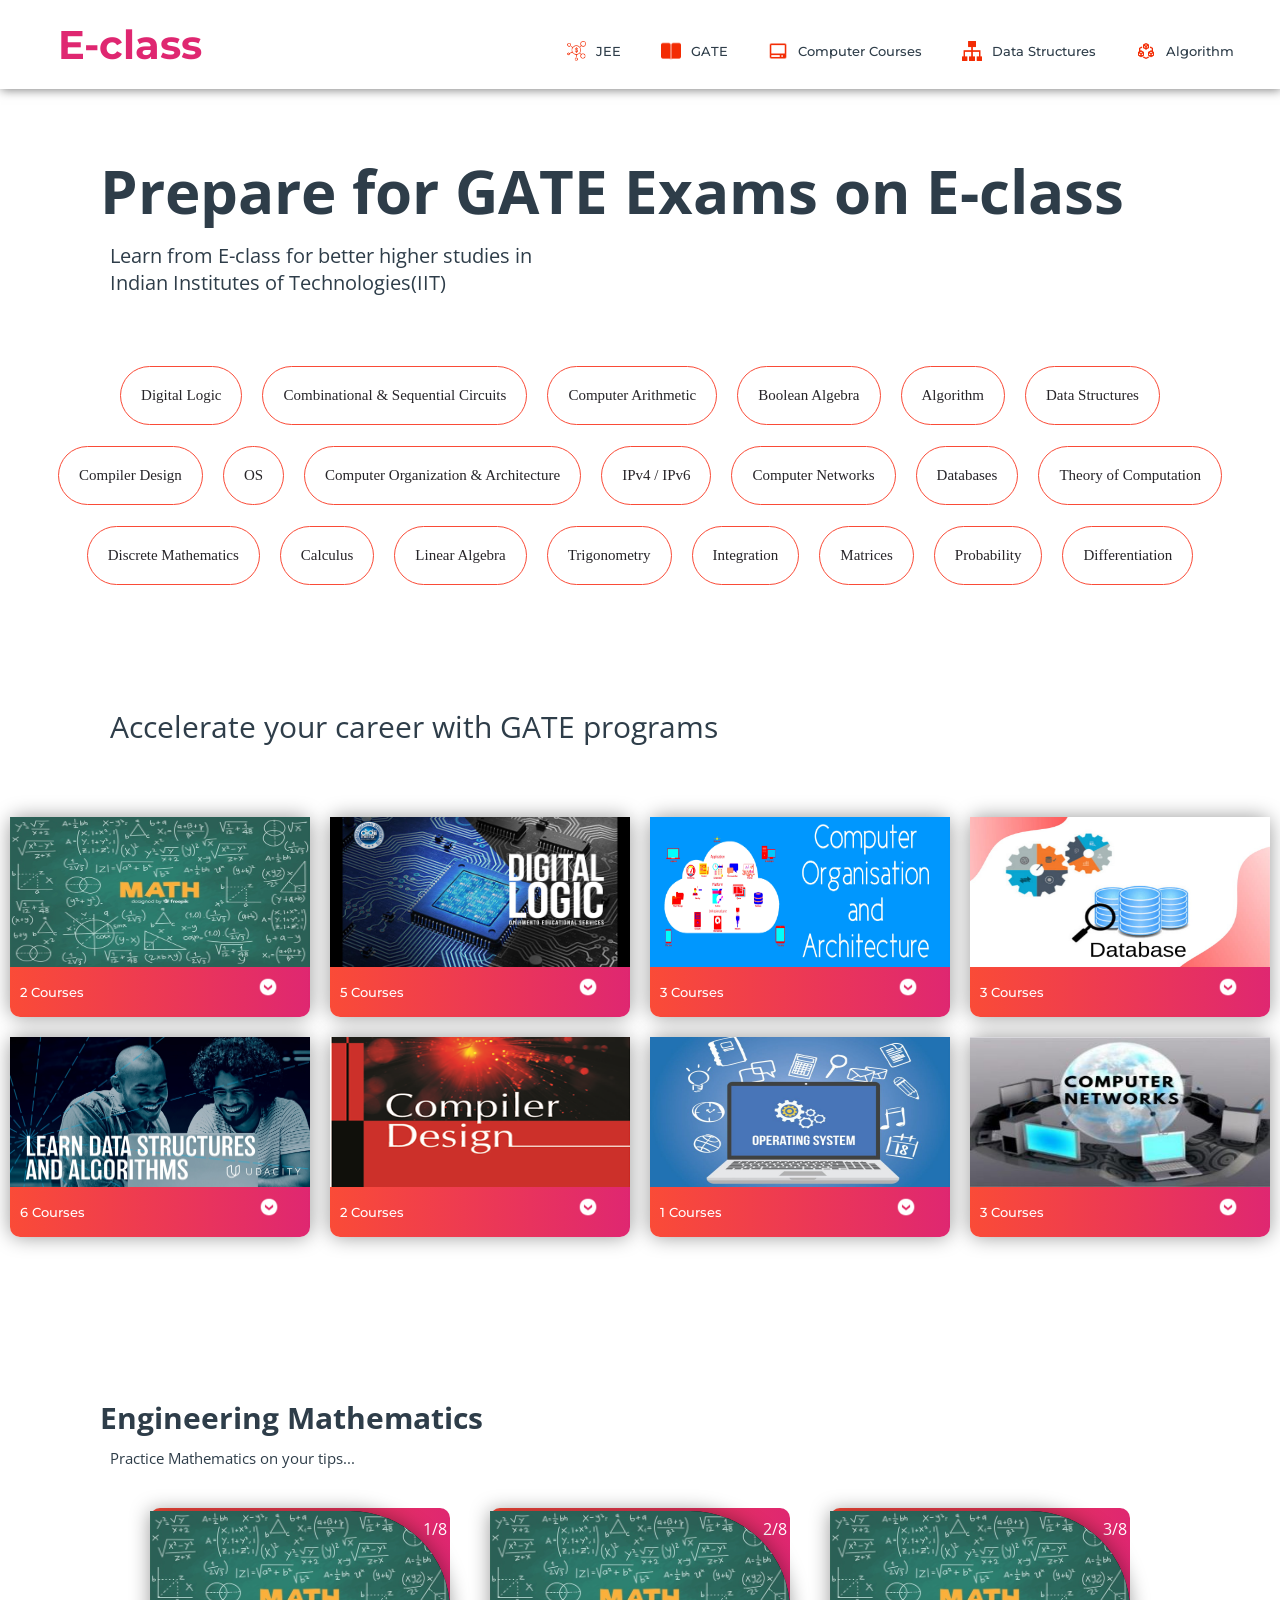
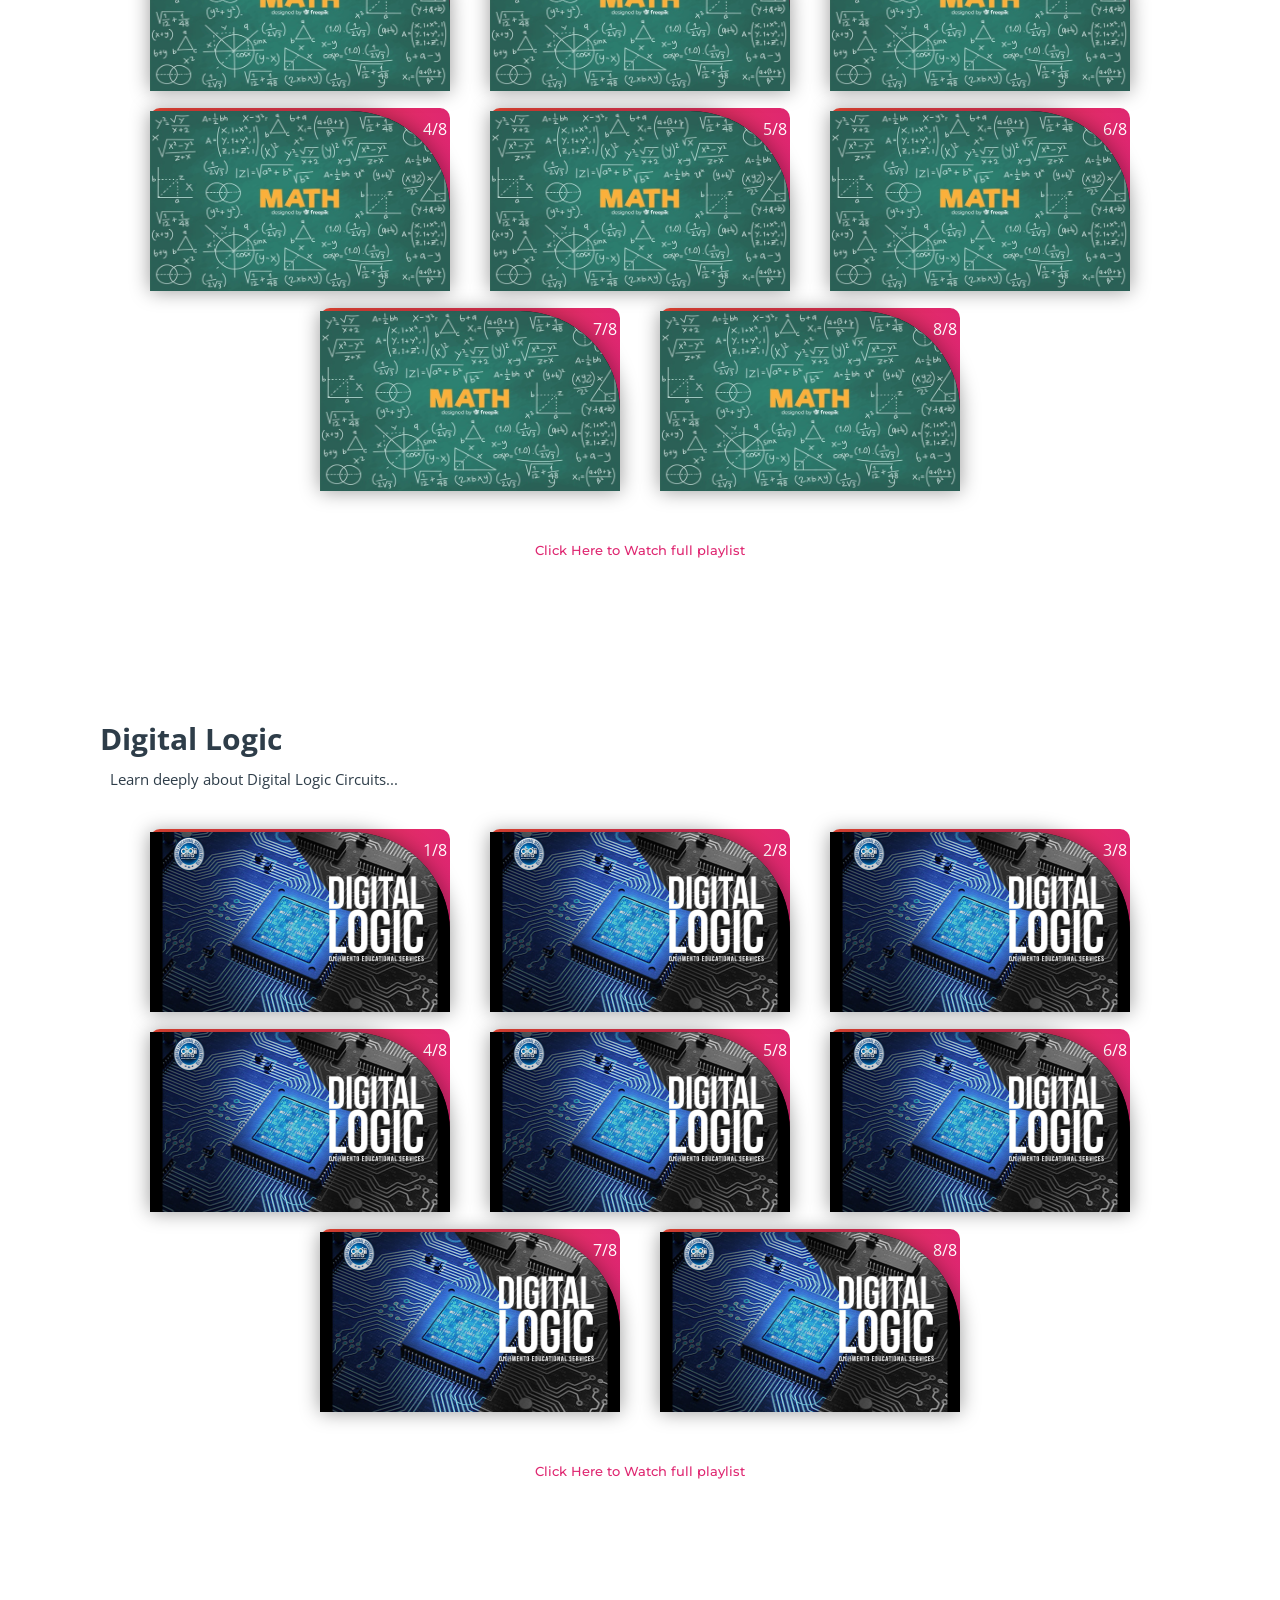
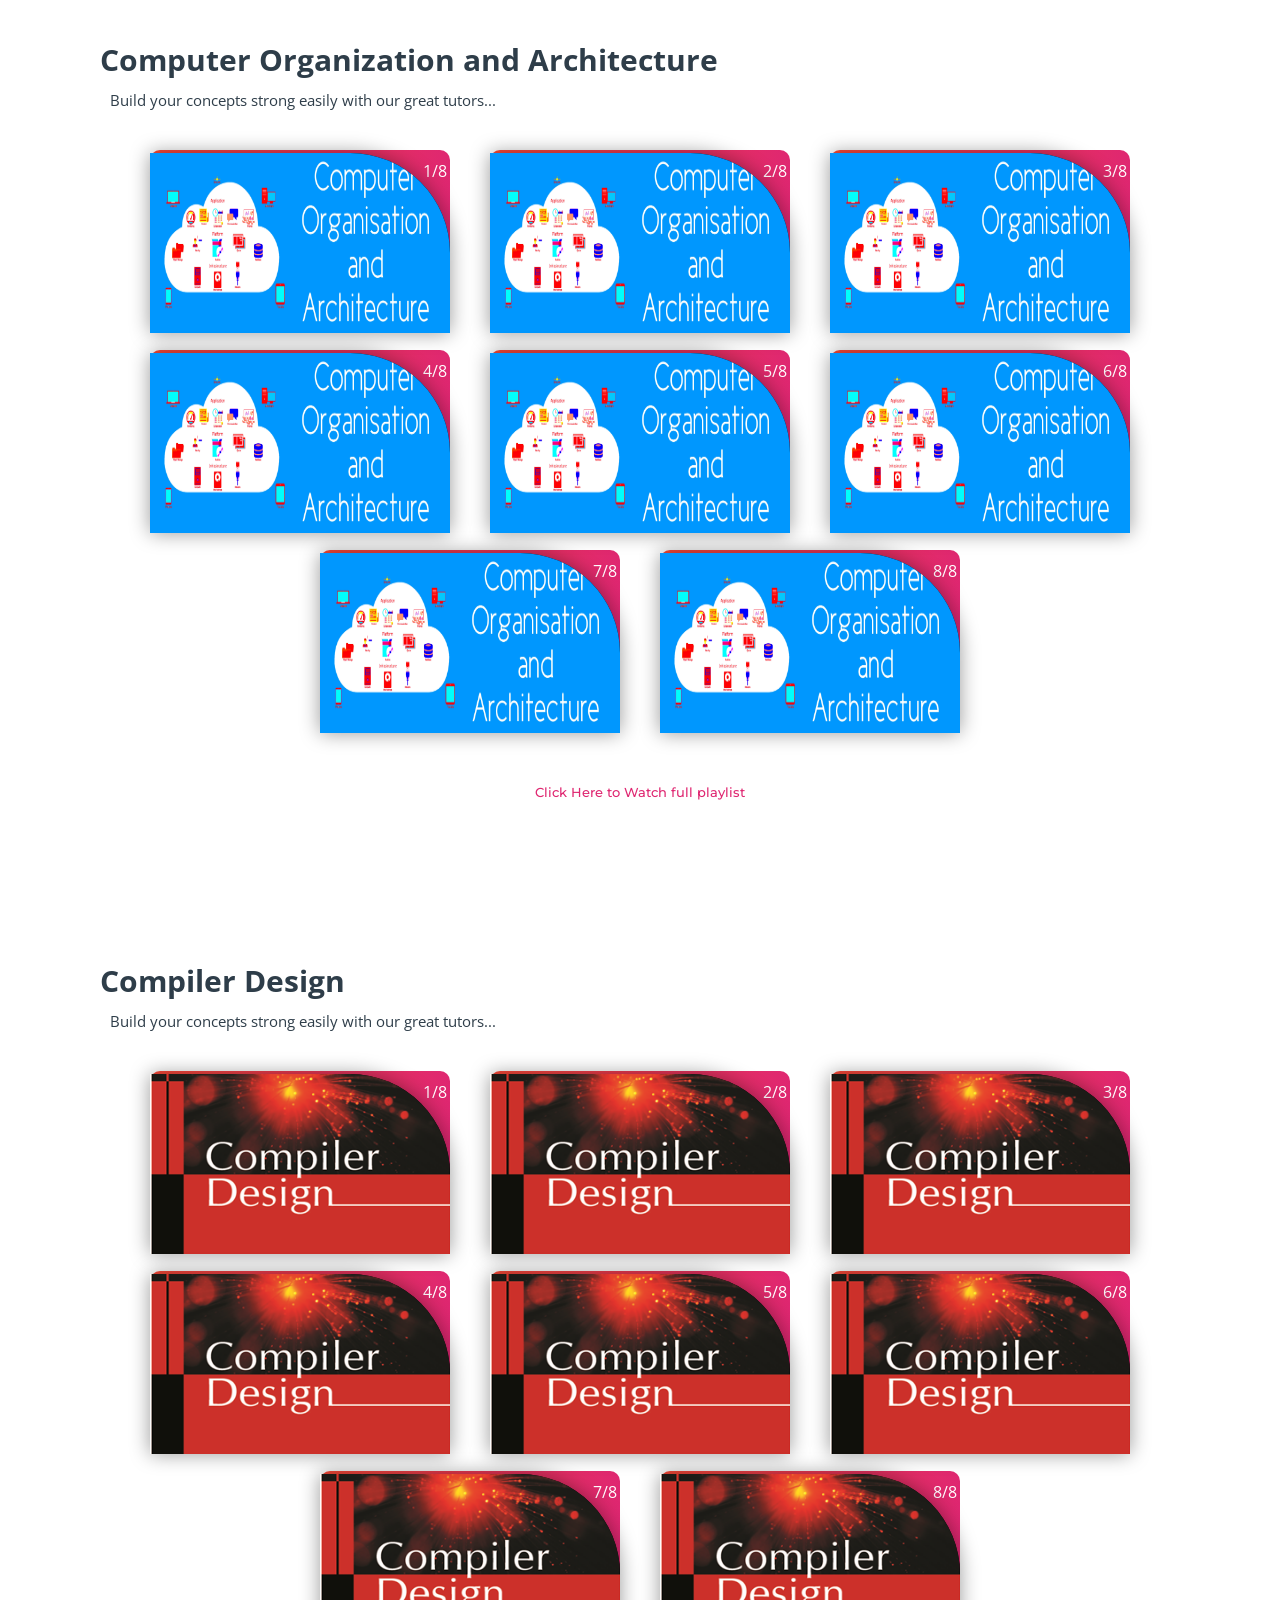
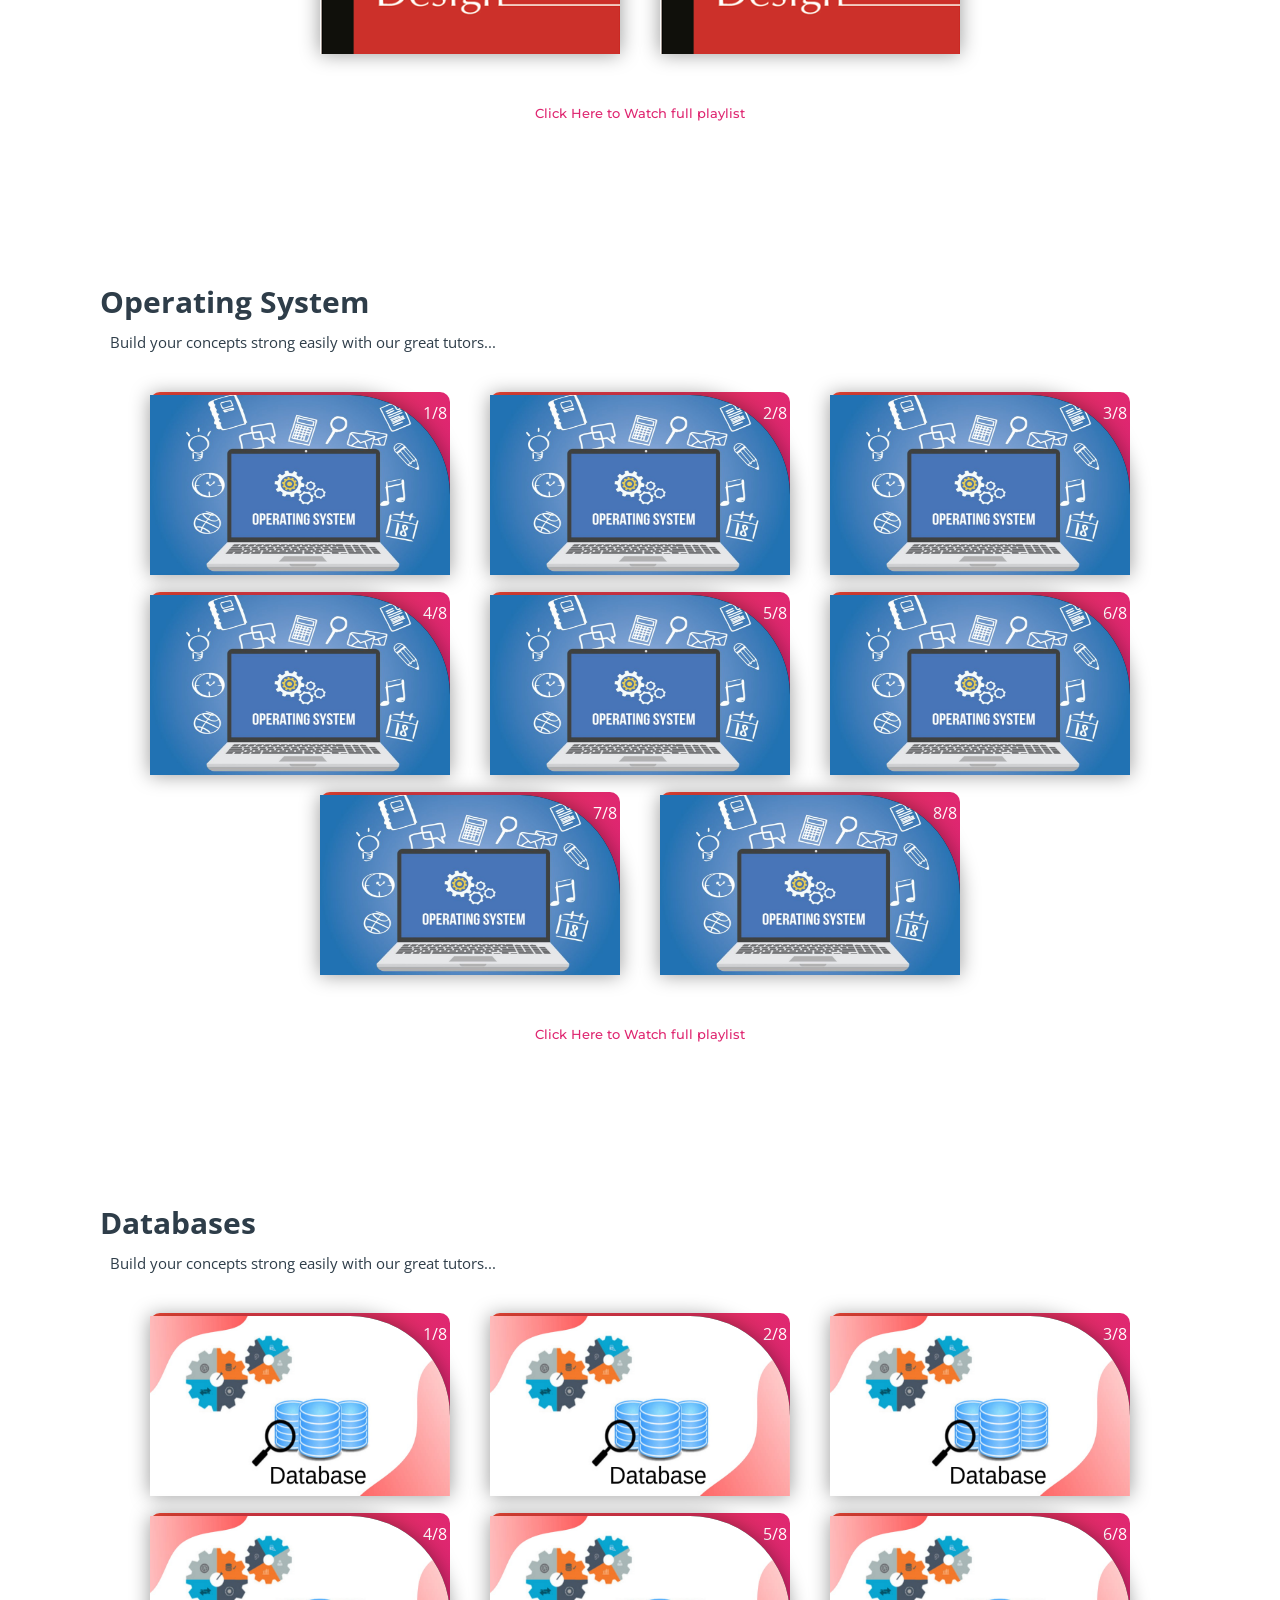
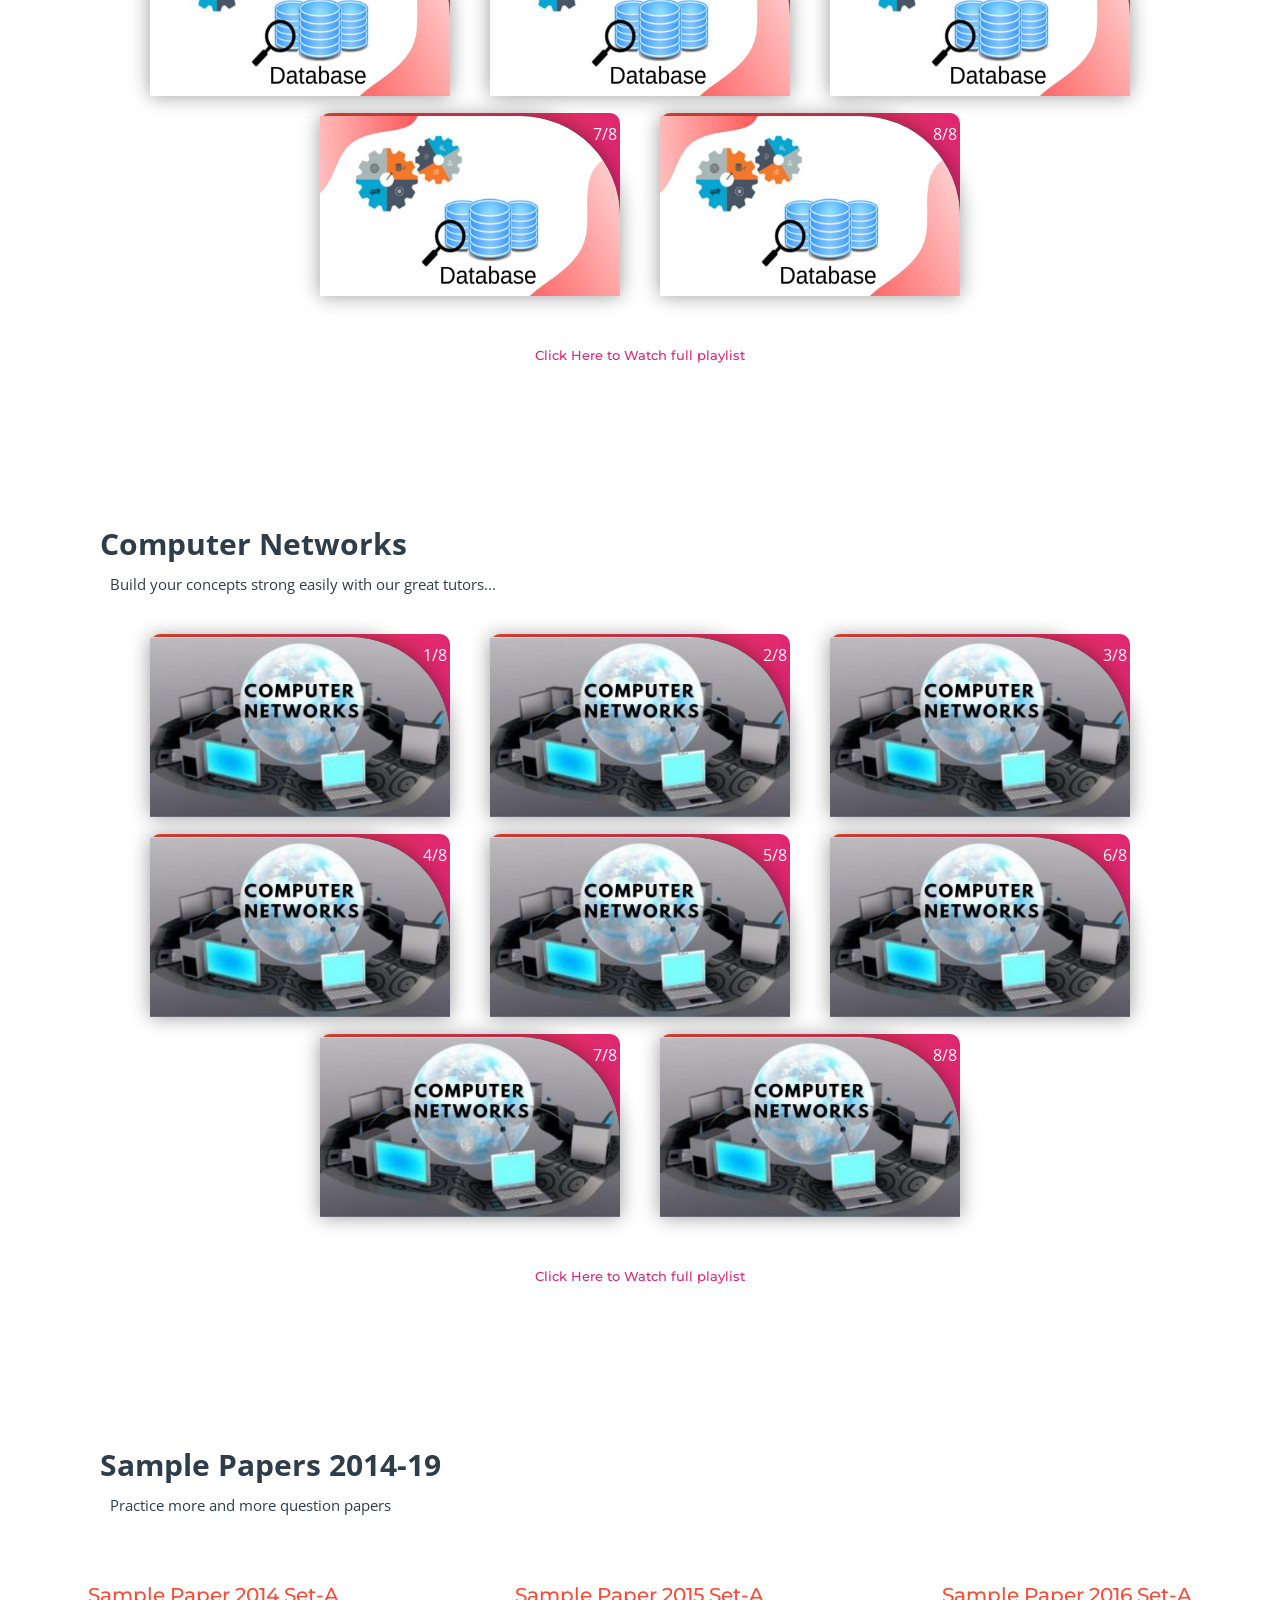
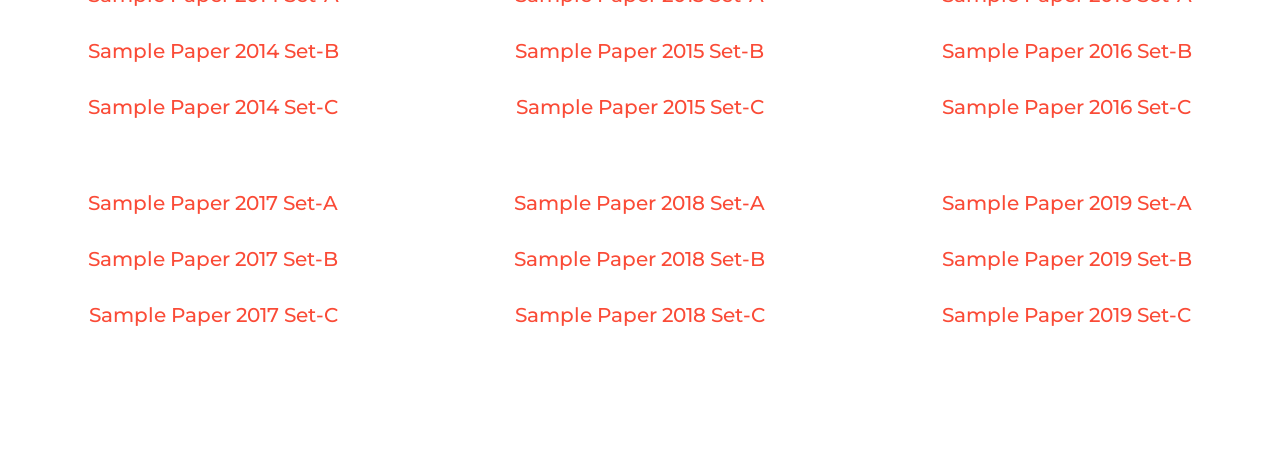
<file: subjects/gate.html>
<!DOCTYPE html>
<html>
<head>
	<link rel="shortcut icon" type="png" href="../images/icon/favicon.png">
	<title>Prepare for GATE on E-class</title>
	<link rel="stylesheet" type="text/css" href="subjects.css">
	<script type="text/javascript" src="../script.js"></script>
</head>
<body>

<!-- NAVIGATION -->
	<header>
		<div class="nav" id="nav">
			<div id="learned-logo">
			<a href="../index.html"><span style="font-size: 40px; color: #DF2771; font-weight: bold; margin-left: 2rem;" >E-class</span> </a></div>
			<div class="switch-tab" id="switch-tab" onclick="switchTAB()"><img src="../images/icon/menu.png"></div>
			<ul id="list-switch">
				<li><a href="jee.html"><img src="../images/courses/d1.png" class="icon">JEE</a></li>
				<li><a href="#"><img src="../images/courses/paper.png" class="icon">GATE</a></li>
				<li><a href="computer_courses.html"><img src="../images/courses/computer.png" class="icon">Computer Courses</a></li>
				<li><a href="computer_courses.html#data"><img src="../images/courses/data.png" class="icon">Data Structures</a></li>
				<li><a href="computer_courses.html#algo"><img src="../images/courses/algo.png" class="icon">Algorithm</a></li>
			</ul>
			<div class="search" id="search-switch">
				<input type="text" placeholder="Search" class="srch"><button id="srchbtn"><img src="../images/icon/search.png"></button>
			</div>
		</div>
	</header>


<!-- Main Title of the Page -->
	<div class="title">
		<span>Prepare for GATE Exams on E-class</span>
		<div class="shortdesc">
			<p>Learn from E-class for better higher studies in<br> Indian Institutes of Technologies(IIT)</p>
		</div>
	</div>


<!-- Some KeyWords related to topic -->
	<div class="course">
		<div class="cbox">
		<div class="det"><a href="#digital">Digital Logic</a></div>
		<div class="det"><a href="https://en.wikipedia.org/wiki/Sequential_logic" target="_blank">Combinational & Sequential Circuits</a></div>
		<div class="det"><a href="https://en.wikipedia.org/wiki/ALU" target="_blank">Computer Arithmetic</a></div>
		<div class="det"><a href="https://en.wikipedia.org/wiki/Boolean_algebra" target="_blank">Boolean Algebra</a></div>
		<div class="det"><a href="computer_courses.html#algo">Algorithm</a></div>
		<div class="det"><a href="computer_courses.html#data">Data Structures</a></div>
		</div>
		<div class="cbox">
		<div class="det"><a href="#compiler">Compiler Design</a></div>
		<div class="det"><a href="#os">OS</a></div>
		<div class="det"><a href="#coaa">Computer Organization & Architecture</a></div>
		<div class="det"><a href="https://en.wikipedia.org/wiki/IPv4" target="_blank">IPv4 / IPv6</a></div>
		<div class="det"><a href="#cn">Computer Networks</a></div>
		<div class="det"><a href="#database">Databases</a></div>
		<div class="det"><a href="https://en.wikipedia.org/wiki/Theory_of_computation" target="_blank">Theory of Computation</a></div>
		</div>
		<div class="cbox">
		<div class="det"><a href="#math">Discrete Mathematics</a></div>
		<div class="det"><a href="#math">Calculus</a></div>
		<div class="det"><a href="#math">Linear Algebra</a></div>
		<div class="det"><a href="#math">Trigonometry</a></div>
		<div class="det"><a href="#math">Integration</a></div>
		<div class="det"><a href="#math">Matrices</a></div>
		<div class="det"><a href="#math">Probability</a></div>
		<div class="det"><a href="#math">Differentiation</a></div>
		</div>
	</div>


<!-- Courses Available -->
	<div class="inbt">
		Accelerate your career with GATE programs
	</div>

	<div class="ccard">
	<center>
		<div class="ccardbox">
			<div class="dcard">
				<div class="fpart"><img src="../images/courses/math.jpg"></div>
				<a href="#math"><div class="spart">2 Courses <img src="../images/icon/dropdown.png"></div></a>
			</div>
			<div class="dcard">
				<div class="fpart"><img src="../images/courses/digital.jpg"></div>
				<a href="#digital"><div class="spart">5 Courses <img src="../images/icon/dropdown.png"></div></a>
			</div>
			<div class="dcard">
				<div class="fpart"><img src="../images/courses/coaa.jpg"></div>
				<a href="#coaa"><div class="spart">3 Courses <img src="../images/icon/dropdown.png"></div></a>
			</div>
			<div class="dcard">
				<div class="fpart"><img src="../images/courses/database.jpg"></div>
				<a href="#database"><div class="spart">3 Courses <img src="../images/icon/dropdown.png"></div></a>
			</div>
			<div class="dcard">
				<div class="fpart"><img src="../images/courses/data-algo.jpg"></div>
				<a href="computer_courses.html#data"><div class="spart">6 Courses <img src="../images/icon/dropdown.png"></div></a>
			</div>
			<div class="dcard">
				<div class="fpart"><img src="../images/courses/compiler.jpg"></div>
				<a href="#compiler"><div class="spart">2 Courses <img src="../images/icon/dropdown.png"></div></a>
			</div>
			<div class="dcard">
				<div class="fpart"><img src="../images/courses/os.jpg"></div>
				<a href="#os"><div class="spart">1 Courses <img src="../images/icon/dropdown.png"></div></a>
			</div>
			<div class="dcard">
				<div class="fpart"><img src="../images/courses/cn.jpg"></div>
				<a href="#cn"><div class="spart">3 Courses <img src="../images/icon/dropdown.png"></div></a>
			</div>
		</div>
	</center>
	</div>


<!-- Videos on ENGINEERING MATHEMATICS Lectures -->

	<div class="title2" id="math">
		<span>Engineering Mathematics</span>
		<div class="shortdesc2">
			<p>Practice Mathematics on your tips...</p>
		</div>
	</div>
	
	<center>
		<div class="ccardbox2">
			<div class="dcard2"><span class="tag" >1/8</span>
				<div class="fpart2"><img src="../images/courses/math.jpg">
					<iframe src="https://www.youtube.com/embed/xxGyTHWrHZg" frameborder="0" allow="accelerometer; autoplay; encrypted-media; gyroscope; picture-in-picture" allowfullscreen></iframe>
				</div>
			</div>
			<div class="dcard2"><span class="tag" >2/8</span>
				<div class="fpart2"><img src="../images/courses/math.jpg">
					<iframe src="https://www.youtube.com/embed/xxGyTHWrHZg" frameborder="0" allow="accelerometer; autoplay; encrypted-media; gyroscope; picture-in-picture" allowfullscreen></iframe>
				</div>
			</div>
			<div class="dcard2"><span class="tag" >3/8</span>
				<div class="fpart2"><img src="../images/courses/math.jpg">
					<iframe src="https://www.youtube.com/embed/xxGyTHWrHZg" frameborder="0" allow="accelerometer; autoplay; encrypted-media; gyroscope; picture-in-picture" allowfullscreen></iframe>
				</div>
			</div>
			<div class="dcard2"><span class="tag" >4/8</span>
				<div class="fpart2"><img src="../images/courses/math.jpg">
					<iframe src="https://www.youtube.com/embed/xxGyTHWrHZg" frameborder="0" allow="accelerometer; autoplay; encrypted-media; gyroscope; picture-in-picture" allowfullscreen></iframe>
				</div>
			</div>
		
			<div class="dcard2"><span class="tag" >5/8</span>
				<div class="fpart2"><img src="../images/courses/math.jpg">
					<iframe src="https://www.youtube.com/embed/xxGyTHWrHZg" frameborder="0" allow="accelerometer; autoplay; encrypted-media; gyroscope; picture-in-picture" allowfullscreen></iframe>
				</div>
			</div>
			<div class="dcard2"><span class="tag" >6/8</span>
				<div class="fpart2"><img src="../images/courses/math.jpg">
					<iframe src="https://www.youtube.com/embed/xxGyTHWrHZg" frameborder="0" allow="accelerometer; autoplay; encrypted-media; gyroscope; picture-in-picture" allowfullscreen></iframe>
				</div>
			</div>
			<div class="dcard2"><span class="tag" >7/8</span>
				<div class="fpart2"><img src="../images/courses/math.jpg">
					<iframe src="https://www.youtube.com/embed/xxGyTHWrHZg" frameborder="0" allow="accelerometer; autoplay; encrypted-media; gyroscope; picture-in-picture" allowfullscreen></iframe>
				</div>
			</div>
			<div class="dcard2"><span class="tag" >8/8</span>
				<div class="fpart2"><img src="../images/courses/math.jpg">
					<iframe src="https://www.youtube.com/embed/xxGyTHWrHZg" frameborder="0" allow="accelerometer; autoplay; encrypted-media; gyroscope; picture-in-picture" allowfullscreen></iframe>
				</div>
			</div>
		</div>
	</center>
<br><br>
	<div class="click-me">
		<a href="https://www.youtube.com/watch?v=xxGyTHWrHZg" target="_blank">Click Here to Watch full playlist</a>
	</div>



<!-- Videos on DIGITAL LOGIC Lectures -->

	<div class="title2" id="digital">
		<span>Digital Logic</span>
		<div class="shortdesc2">
			<p>Learn deeply about Digital Logic Circuits...</p>
		</div>
	</div>
	<center>
		<div class="ccardbox2">
			<div class="dcard2"><span class="tag" >1/8</span>
				<div class="fpart2"><img src="../images/courses/digital.jpg">
					<iframe src="https://www.youtube.com/embed/-M7oIM8hKSU" frameborder="0" allow="accelerometer; autoplay; encrypted-media; gyroscope; picture-in-picture" allowfullscreen></iframe>
				</div>
			</div>
			<div class="dcard2"><span class="tag" >2/8</span>
				<div class="fpart2"><img src="../images/courses/digital.jpg">
					<iframe src="https://www.youtube.com/embed/-M7oIM8hKSU" frameborder="0" allow="accelerometer; autoplay; encrypted-media; gyroscope; picture-in-picture" allowfullscreen></iframe>
				</div>
			</div>
			<div class="dcard2"><span class="tag" >3/8</span>
				<div class="fpart2"><img src="../images/courses/digital.jpg">
					<iframe src="https://www.youtube.com/embed/-M7oIM8hKSU" frameborder="0" allow="accelerometer; autoplay; encrypted-media; gyroscope; picture-in-picture" allowfullscreen></iframe>
				</div>
			</div>
			<div class="dcard2"><span class="tag" >4/8</span>
				<div class="fpart2"><img src="../images/courses/digital.jpg">
					<iframe src="https://www.youtube.com/embed/-M7oIM8hKSU" frameborder="0" allow="accelerometer; autoplay; encrypted-media; gyroscope; picture-in-picture" allowfullscreen></iframe>
				</div>
			</div>
		
			<div class="dcard2"><span class="tag" >5/8</span>
				<div class="fpart2"><img src="../images/courses/digital.jpg">
					<iframe src="https://www.youtube.com/embed/-M7oIM8hKSU" frameborder="0" allow="accelerometer; autoplay; encrypted-media; gyroscope; picture-in-picture" allowfullscreen></iframe>
				</div>
			</div>
			<div class="dcard2"><span class="tag" >6/8</span>
				<div class="fpart2"><img src="../images/courses/digital.jpg">
					<iframe src="https://www.youtube.com/embed/-M7oIM8hKSU" frameborder="0" allow="accelerometer; autoplay; encrypted-media; gyroscope; picture-in-picture" allowfullscreen></iframe>
				</div>
			</div>
			<div class="dcard2"><span class="tag" >7/8</span>
				<div class="fpart2"><img src="../images/courses/digital.jpg">
					<iframe src="https://www.youtube.com/embed/-M7oIM8hKSU" frameborder="0" allow="accelerometer; autoplay; encrypted-media; gyroscope; picture-in-picture" allowfullscreen></iframe>
				</div>
			</div>
			<div class="dcard2"><span class="tag" >8/8</span>
				<div class="fpart2"><img src="../images/courses/digital.jpg">
					<iframe src="https://www.youtube.com/embed/-M7oIM8hKSU" frameborder="0" allow="accelerometer; autoplay; encrypted-media; gyroscope; picture-in-picture" allowfullscreen></iframe>
				</div>
			</div>
		</div>
	</center>
<br><br>
	<div class="click-me">
		<a href="https://youtu.be/-M7oIM8hKSU" target="_blank">Click Here to Watch full playlist</a>
	</div>



<!-- Videos on COMPUTER ORGANIZATION and ARCHITECTURE Lectures -->

	<div class="title2" id="coaa">
		<span>Computer Organization and Architecture</span>
		<div class="shortdesc2">
			<p>Build your concepts strong easily with our great tutors...</p>
		</div>
	</div>
	<center>
		<div class="ccardbox2">
			<div class="dcard2"><span class="tag" >1/8</span>
				<div class="fpart2"><img src="../images/courses/coaa.jpg">
					<iframe src="https://www.youtube.com/embed/q6oiRtKTpX4" frameborder="0" allow="accelerometer; autoplay; encrypted-media; gyroscope; picture-in-picture" allowfullscreen></iframe>
				</div>
			</div>
			<div class="dcard2"><span class="tag" >2/8</span>
				<div class="fpart2"><img src="../images/courses/coaa.jpg">
					<iframe src="https://www.youtube.com/embed/q6oiRtKTpX4" frameborder="0" allow="accelerometer; autoplay; encrypted-media; gyroscope; picture-in-picture" allowfullscreen></iframe>
				</div>
			</div>
			<div class="dcard2"><span class="tag" >3/8</span>
				<div class="fpart2"><img src="../images/courses/coaa.jpg">
					<iframe src="https://www.youtube.com/embed/q6oiRtKTpX4" frameborder="0" allow="accelerometer; autoplay; encrypted-media; gyroscope; picture-in-picture" allowfullscreen></iframe>
				</div>
			</div>
			<div class="dcard2"><span class="tag" >4/8</span>
				<div class="fpart2"><img src="../images/courses/coaa.jpg">
					<iframe src="https://www.youtube.com/embed/q6oiRtKTpX4" frameborder="0" allow="accelerometer; autoplay; encrypted-media; gyroscope; picture-in-picture" allowfullscreen></iframe>
				</div>
			</div>
		
			<div class="dcard2"><span class="tag" >5/8</span>
				<div class="fpart2"><img src="../images/courses/coaa.jpg">
					<iframe src="https://www.youtube.com/embed/q6oiRtKTpX4" frameborder="0" allow="accelerometer; autoplay; encrypted-media; gyroscope; picture-in-picture" allowfullscreen></iframe>
				</div>
			</div>
			<div class="dcard2"><span class="tag" >6/8</span>
				<div class="fpart2"><img src="../images/courses/coaa.jpg">
					<iframe src="https://www.youtube.com/embed/q6oiRtKTpX4" frameborder="0" allow="accelerometer; autoplay; encrypted-media; gyroscope; picture-in-picture" allowfullscreen></iframe>
				</div>
			</div>
			<div class="dcard2"><span class="tag" >7/8</span>
				<div class="fpart2"><img src="../images/courses/coaa.jpg">
					<iframe src="https://www.youtube.com/embed/q6oiRtKTpX4" frameborder="0" allow="accelerometer; autoplay; encrypted-media; gyroscope; picture-in-picture" allowfullscreen></iframe>
				</div>
			</div>
			<div class="dcard2"><span class="tag" >8/8</span>
				<div class="fpart2"><img src="../images/courses/coaa.jpg">
					<iframe src="https://www.youtube.com/embed/q6oiRtKTpX4" frameborder="0" allow="accelerometer; autoplay; encrypted-media; gyroscope; picture-in-picture" allowfullscreen></iframe>
				</div>
			</div>
		</div>
	</center>
<br><br>
	<div class="click-me">
		<a href="https://youtu.be/q6oiRtKTpX4" target="_blank">Click Here to Watch full playlist</a>
	</div>



<!-- Videos on COMPILER Lectures -->

	<div class="title2" id="compiler">
		<span>Compiler Design</span>
		<div class="shortdesc2">
			<p>Build your concepts strong easily with our great tutors...</p>
		</div>
	</div>
	<center>
		<div class="ccardbox2">
			<div class="dcard2"><span class="tag" >1/8</span>
				<div class="fpart2"><img src="../images/courses/compiler.jpg">
					<iframe src="https://www.youtube.com/embed/yNZIhF6pxjM" frameborder="0" allow="accelerometer; autoplay; encrypted-media; gyroscope; picture-in-picture" allowfullscreen></iframe>
				</div>
			</div>
			<div class="dcard2"><span class="tag" >2/8</span>
				<div class="fpart2"><img src="../images/courses/compiler.jpg">
					<iframe src="https://www.youtube.com/embed/yNZIhF6pxjM" frameborder="0" allow="accelerometer; autoplay; encrypted-media; gyroscope; picture-in-picture" allowfullscreen></iframe>
				</div>
			</div>
			<div class="dcard2"><span class="tag" >3/8</span>
				<div class="fpart2"><img src="../images/courses/compiler.jpg">
					<iframe src="https://www.youtube.com/embed/yNZIhF6pxjM" frameborder="0" allow="accelerometer; autoplay; encrypted-media; gyroscope; picture-in-picture" allowfullscreen></iframe>
				</div>
			</div>
			<div class="dcard2"><span class="tag" >4/8</span>
				<div class="fpart2"><img src="../images/courses/compiler.jpg">
					<iframe src="https://www.youtube.com/embed/yNZIhF6pxjM" frameborder="0" allow="accelerometer; autoplay; encrypted-media; gyroscope; picture-in-picture" allowfullscreen></iframe>
				</div>
			</div>
		
			<div class="dcard2"><span class="tag" >5/8</span>
				<div class="fpart2"><img src="../images/courses/compiler.jpg">
					<iframe src="https://www.youtube.com/embed/yNZIhF6pxjM" frameborder="0" allow="accelerometer; autoplay; encrypted-media; gyroscope; picture-in-picture" allowfullscreen></iframe>
				</div>
			</div>
			<div class="dcard2"><span class="tag" >6/8</span>
				<div class="fpart2"><img src="../images/courses/compiler.jpg">
					<iframe src="https://www.youtube.com/embed/yNZIhF6pxjM" frameborder="0" allow="accelerometer; autoplay; encrypted-media; gyroscope; picture-in-picture" allowfullscreen></iframe>
				</div>
			</div>
			<div class="dcard2"><span class="tag" >7/8</span>
				<div class="fpart2"><img src="../images/courses/compiler.jpg">
					<iframe src="https://www.youtube.com/embed/yNZIhF6pxjM" frameborder="0" allow="accelerometer; autoplay; encrypted-media; gyroscope; picture-in-picture" allowfullscreen></iframe>
				</div>
			</div>
			<div class="dcard2"><span class="tag" >8/8</span>
				<div class="fpart2"><img src="../images/courses/compiler.jpg">
					<iframe src="https://www.youtube.com/embed/yNZIhF6pxjM" frameborder="0" allow="accelerometer; autoplay; encrypted-media; gyroscope; picture-in-picture" allowfullscreen></iframe>
				</div>
			</div>
		</div>
	</center>
<br><br>
	<div class="click-me">
		<a href="https://youtu.be/yNZIhF6pxjM" target="_blank">Click Here to Watch full playlist</a>
	</div>



<!-- Videos on OPERATING SYSTEM Lectures -->


<div class="title2" id="os">
		<span>Operating System</span>
		<div class="shortdesc2">
			<p>Build your concepts strong easily with our great tutors...</p>
		</div>
	</div>
	<center>
		<div class="ccardbox2">
			<div class="dcard2"><span class="tag" >1/8</span>
				<div class="fpart2"><img src="../images/courses/os.jpg">
					<iframe src="https://www.youtube.com/embed/vBURTt97EkA" frameborder="0" allow="accelerometer; autoplay; encrypted-media; gyroscope; picture-in-picture" allowfullscreen></iframe>
				</div>
			</div>
			<div class="dcard2"><span class="tag" >2/8</span>
				<div class="fpart2"><img src="../images/courses/os.jpg">
					<iframe src="https://www.youtube.com/embed/vBURTt97EkA" frameborder="0" allow="accelerometer; autoplay; encrypted-media; gyroscope; picture-in-picture" allowfullscreen></iframe>
				</div>
			</div>
			<div class="dcard2"><span class="tag" >3/8</span>
				<div class="fpart2"><img src="../images/courses/os.jpg">
					<iframe src="https://www.youtube.com/embed/vBURTt97EkA" frameborder="0" allow="accelerometer; autoplay; encrypted-media; gyroscope; picture-in-picture" allowfullscreen></iframe>
				</div>
			</div>
			<div class="dcard2"><span class="tag" >4/8</span>
				<div class="fpart2"><img src="../images/courses/os.jpg">
					<iframe src="https://www.youtube.com/embed/vBURTt97EkA" frameborder="0" allow="accelerometer; autoplay; encrypted-media; gyroscope; picture-in-picture" allowfullscreen></iframe>
				</div>
			</div>
		
			<div class="dcard2"><span class="tag" >5/8</span>
				<div class="fpart2"><img src="../images/courses/os.jpg">
					<iframe src="https://www.youtube.com/embed/vBURTt97EkA" frameborder="0" allow="accelerometer; autoplay; encrypted-media; gyroscope; picture-in-picture" allowfullscreen></iframe>
				</div>
			</div>
			<div class="dcard2"><span class="tag" >6/8</span>
				<div class="fpart2"><img src="../images/courses/os.jpg">
					<iframe src="https://www.youtube.com/embed/vBURTt97EkA" frameborder="0" allow="accelerometer; autoplay; encrypted-media; gyroscope; picture-in-picture" allowfullscreen></iframe>
				</div>
			</div>
			<div class="dcard2"><span class="tag" >7/8</span>
				<div class="fpart2"><img src="../images/courses/os.jpg">
					<iframe src="https://www.youtube.com/embed/vBURTt97EkA" frameborder="0" allow="accelerometer; autoplay; encrypted-media; gyroscope; picture-in-picture" allowfullscreen></iframe>
				</div>
			</div>
			<div class="dcard2"><span class="tag" >8/8</span>
				<div class="fpart2"><img src="../images/courses/os.jpg">
					<iframe src="https://www.youtube.com/embed/vBURTt97EkA" frameborder="0" allow="accelerometer; autoplay; encrypted-media; gyroscope; picture-in-picture" allowfullscreen></iframe>
				</div>
			</div>
		</div>
	</center>

<br><br>
	<div class="click-me">
		<a href="https://youtu.be/vBURTt97EkA" target="_blank">Click Here to Watch full playlist</a>
	</div>


<!-- Videos on DATABASE Lectures -->

<div class="title2" id="database">
		<span>Databases</span>
		<div class="shortdesc2">
			<p>Build your concepts strong easily with our great tutors...</p>
		</div>
	</div>
	<center>
		<div class="ccardbox2">
			<div class="dcard2"><span class="tag" >1/8</span>
				<div class="fpart2"><img src="../images/courses/database.jpg">
					<iframe src="https://www.youtube.com/embed/wR0jg0eQsZA" frameborder="0" allow="accelerometer; autoplay; encrypted-media; gyroscope; picture-in-picture" allowfullscreen></iframe>
				</div>
			</div>
			<div class="dcard2"><span class="tag" >2/8</span>
				<div class="fpart2"><img src="../images/courses/database.jpg">
					<iframe src="https://www.youtube.com/embed/wR0jg0eQsZA" frameborder="0" allow="accelerometer; autoplay; encrypted-media; gyroscope; picture-in-picture" allowfullscreen></iframe>
				</div>
			</div>
			<div class="dcard2"><span class="tag" >3/8</span>
				<div class="fpart2"><img src="../images/courses/database.jpg">
					<iframe src="https://www.youtube.com/embed/wR0jg0eQsZA" frameborder="0" allow="accelerometer; autoplay; encrypted-media; gyroscope; picture-in-picture" allowfullscreen></iframe>
				</div>
			</div>
			<div class="dcard2"><span class="tag" >4/8</span>
				<div class="fpart2"><img src="../images/courses/database.jpg">
					<iframe src="https://www.youtube.com/embed/wR0jg0eQsZA" frameborder="0" allow="accelerometer; autoplay; encrypted-media; gyroscope; picture-in-picture" allowfullscreen></iframe>
				</div>
			</div>
		
			<div class="dcard2"><span class="tag" >5/8</span>
				<div class="fpart2"><img src="../images/courses/database.jpg">
					<iframe src="https://www.youtube.com/embed/wR0jg0eQsZA" frameborder="0" allow="accelerometer; autoplay; encrypted-media; gyroscope; picture-in-picture" allowfullscreen></iframe>
				</div>
			</div>
			<div class="dcard2"><span class="tag" >6/8</span>
				<div class="fpart2"><img src="../images/courses/database.jpg">
					<iframe src="https://www.youtube.com/embed/wR0jg0eQsZA" frameborder="0" allow="accelerometer; autoplay; encrypted-media; gyroscope; picture-in-picture" allowfullscreen></iframe>
				</div>
			</div>
			<div class="dcard2"><span class="tag" >7/8</span>
				<div class="fpart2"><img src="../images/courses/database.jpg">
					<iframe src="https://www.youtube.com/embed/wR0jg0eQsZA" frameborder="0" allow="accelerometer; autoplay; encrypted-media; gyroscope; picture-in-picture" allowfullscreen></iframe>
				</div>
			</div>
			<div class="dcard2"><span class="tag" >8/8</span>
				<div class="fpart2"><img src="../images/courses/database.jpg">
					<iframe src="https://www.youtube.com/embed/wR0jg0eQsZA" frameborder="0" allow="accelerometer; autoplay; encrypted-media; gyroscope; picture-in-picture" allowfullscreen></iframe>
				</div>
			</div>
		</div>
	</center>
<br><br>
	<div class="click-me">
		<a href="https://youtu.be/wR0jg0eQsZA" target="_blank">Click Here to Watch full playlist</a>
	</div>



<!-- Videos on COMPUTER NETWORKS Lectures -->

<div class="title2" id="cn">
		<span>Computer Networks</span>
		<div class="shortdesc2">
			<p>Build your concepts strong easily with our great tutors...</p>
		</div>
	</div>
	<center>
		<div class="ccardbox2">
			<div class="dcard2"><span class="tag" >1/8</span>
				<div class="fpart2"><img src="../images/courses/cn.jpg">
					<iframe src="https://www.youtube.com/embed/qiQR5rTSshw" frameborder="0" allow="accelerometer; autoplay; encrypted-media; gyroscope; picture-in-picture" allowfullscreen></iframe>
				</div>
			</div>
			<div class="dcard2"><span class="tag" >2/8</span>
				<div class="fpart2"><img src="../images/courses/cn.jpg">
					<iframe src="https://www.youtube.com/embed/qiQR5rTSshw" frameborder="0" allow="accelerometer; autoplay; encrypted-media; gyroscope; picture-in-picture" allowfullscreen></iframe>
				</div>
			</div>
			<div class="dcard2"><span class="tag" >3/8</span>
				<div class="fpart2"><img src="../images/courses/cn.jpg">
					<iframe src="https://www.youtube.com/embed/qiQR5rTSshw" frameborder="0" allow="accelerometer; autoplay; encrypted-media; gyroscope; picture-in-picture" allowfullscreen></iframe>
				</div>
			</div>
			<div class="dcard2"><span class="tag" >4/8</span>
				<div class="fpart2"><img src="../images/courses/cn.jpg">
					<iframe src="https://www.youtube.com/embed/qiQR5rTSshw" frameborder="0" allow="accelerometer; autoplay; encrypted-media; gyroscope; picture-in-picture" allowfullscreen></iframe>
				</div>
			</div>
		
			<div class="dcard2"><span class="tag" >5/8</span>
				<div class="fpart2"><img src="../images/courses/cn.jpg">
					<iframe src="https://www.youtube.com/embed/qiQR5rTSshw" frameborder="0" allow="accelerometer; autoplay; encrypted-media; gyroscope; picture-in-picture" allowfullscreen></iframe>
				</div>
			</div>
			<div class="dcard2"><span class="tag" >6/8</span>
				<div class="fpart2"><img src="../images/courses/cn.jpg">
					<iframe src="https://www.youtube.com/embed/qiQR5rTSshw" frameborder="0" allow="accelerometer; autoplay; encrypted-media; gyroscope; picture-in-picture" allowfullscreen></iframe>
				</div>
			</div>
			<div class="dcard2"><span class="tag" >7/8</span>
				<div class="fpart2"><img src="../images/courses/cn.jpg">
					<iframe src="https://www.youtube.com/embed/qiQR5rTSshw" frameborder="0" allow="accelerometer; autoplay; encrypted-media; gyroscope; picture-in-picture" allowfullscreen></iframe>
				</div>
			</div>
			<div class="dcard2"><span class="tag" >8/8</span>
				<div class="fpart2"><img src="../images/courses/cn.jpg">
					<iframe src="https://www.youtube.com/embed/qiQR5rTSshw" frameborder="0" allow="accelerometer; autoplay; encrypted-media; gyroscope; picture-in-picture" allowfullscreen></iframe>
				</div>
			</div>
		</div>
	</center>

<br><br>
	<div class="click-me">
		<a href="https://youtu.be/qiQR5rTSshw" target="_blank">Click Here to Watch full playlist</a>
	</div>

	

<!-- Links for SAMPLE PAPERS of JEE MAINS & ADVANCED -->

	<div class="title2" id="sample_papers">
		<span>Sample Papers 2014-19</span>
		<div class="shortdesc2">
			<p>Practice more and more question papers</p>
		</div>
	</div>

	<div class="sample">
		<ul>
			<li><a href="../samplePapers/p1.pdf" target="_blank">Sample Paper 2014 Set-A</a></li>
			<li><a href="../samplePapers/p1.pdf" target="_blank">Sample Paper 2014 Set-B</a></li>
			<li><a href="../samplePapers/p1.pdf" target="_blank">Sample Paper 2014 Set-C</a></li>
		</ul>
		<ul>
			<li><a href="../samplePapers/p1.pdf" target="_blank">Sample Paper 2015 Set-A</a></li>
			<li><a href="../samplePapers/p1.pdf" target="_blank">Sample Paper 2015 Set-B</a></li>
			<li><a href="../samplePapers/p1.pdf" target="_blank">Sample Paper 2015 Set-C</a></li>
		</ul>
		<ul>
			<li><a href="../samplePapers/p1.pdf" target="_blank">Sample Paper 2016 Set-A</a></li>
			<li><a href="../samplePapers/p1.pdf" target="_blank">Sample Paper 2016 Set-B</a></li>
			<li><a href="../samplePapers/p1.pdf" target="_blank">Sample Paper 2016 Set-C</a></li>
		</ul>
	</div>
	<div class="sample lastSample">
		<ul>
			<li><a href="../samplePapers/p1.pdf" target="_blank">Sample Paper 2017 Set-A</a></li>
			<li><a href="../samplePapers/p1.pdf" target="_blank">Sample Paper 2017 Set-B</a></li>
			<li><a href="../samplePapers/p1.pdf" target="_blank">Sample Paper 2017 Set-C</a></li>
		</ul>
		<ul>
			<li><a href="../samplePapers/p1.pdf" target="_blank">Sample Paper 2018 Set-A</a></li>
			<li><a href="../samplePapers/p1.pdf" target="_blank">Sample Paper 2018 Set-B</a></li>
			<li><a href="../samplePapers/p1.pdf" target="_blank">Sample Paper 2018 Set-C</a></li>
		</ul>
		<ul>
			<li><a href="../samplePapers/p1.pdf" target="_blank">Sample Paper 2019 Set-A</a></li>
			<li><a href="../samplePapers/p1.pdf" target="_blank">Sample Paper 2019 Set-B</a></li>
			<li><a href="../samplePapers/p1.pdf" target="_blank">Sample Paper 2019 Set-C</a></li>
		</ul>
	</div>


<!-- FOOTER -->

</body>
</html>
</file>
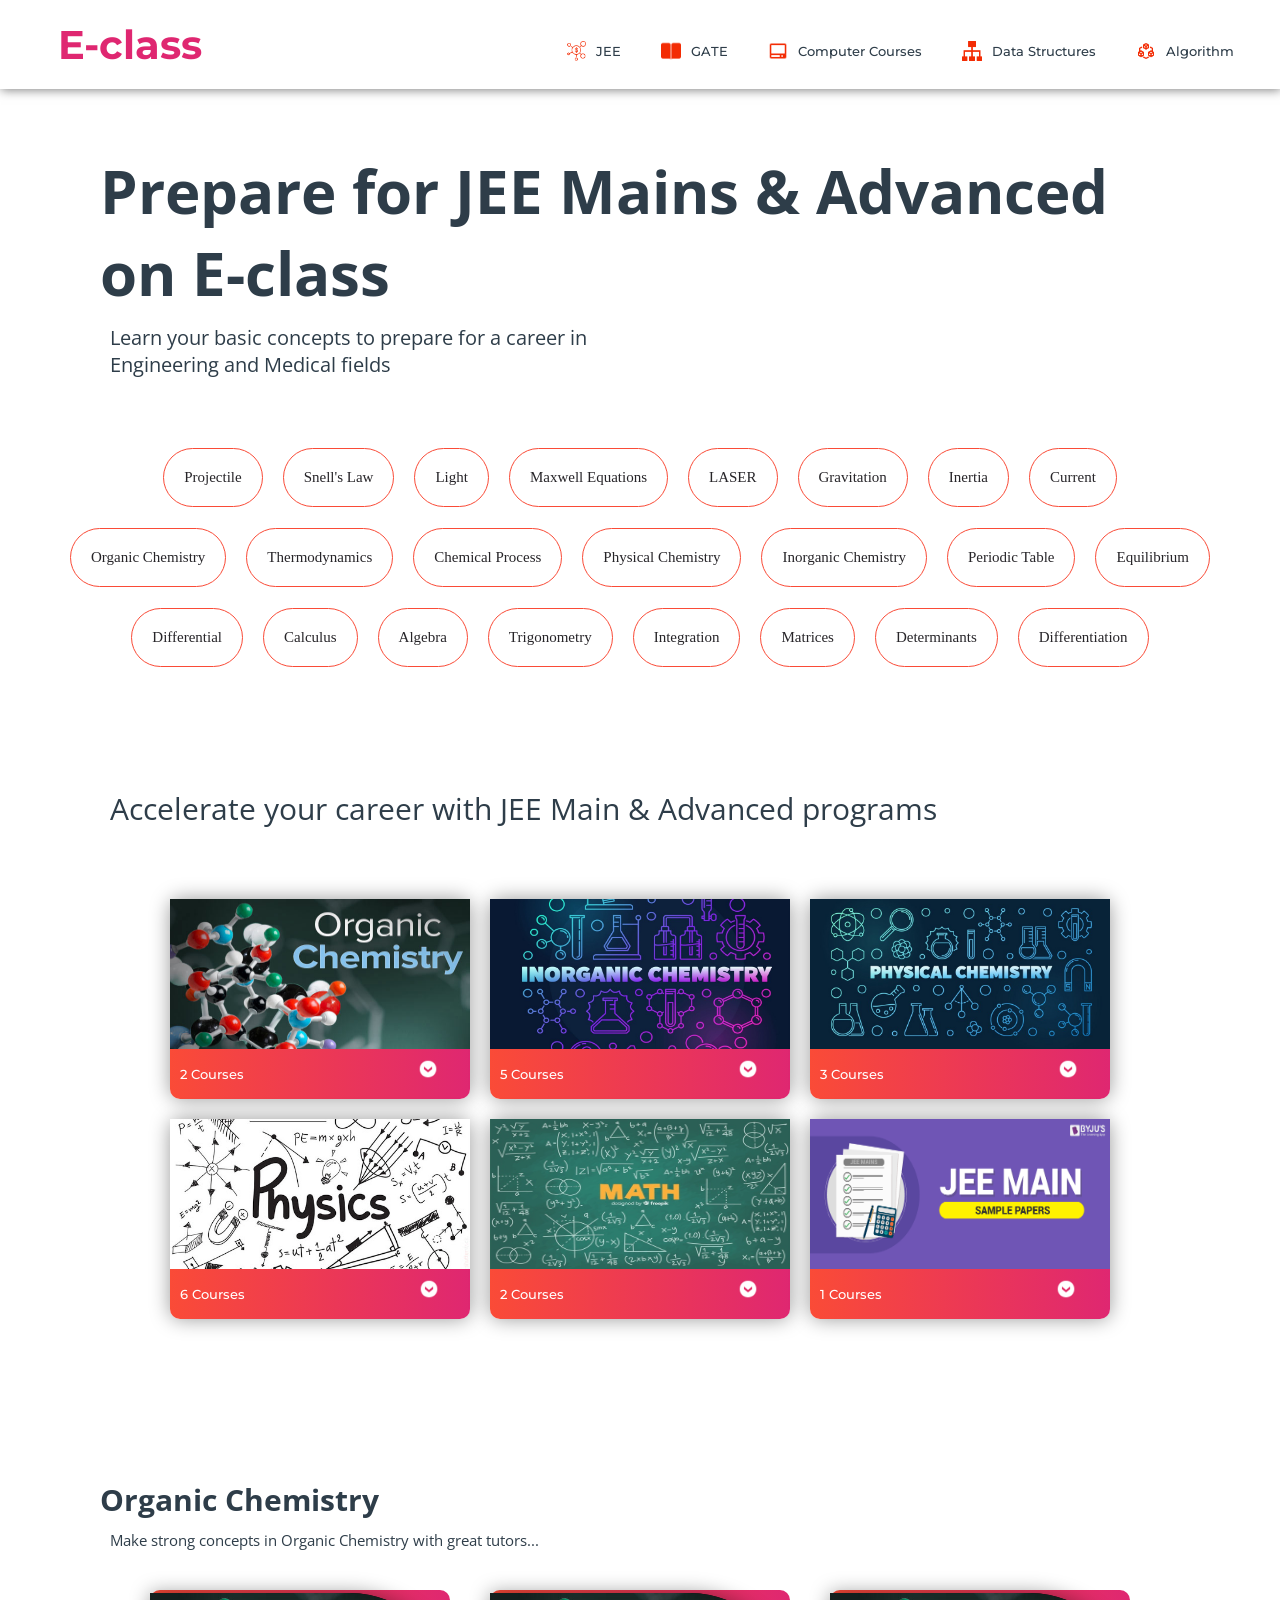
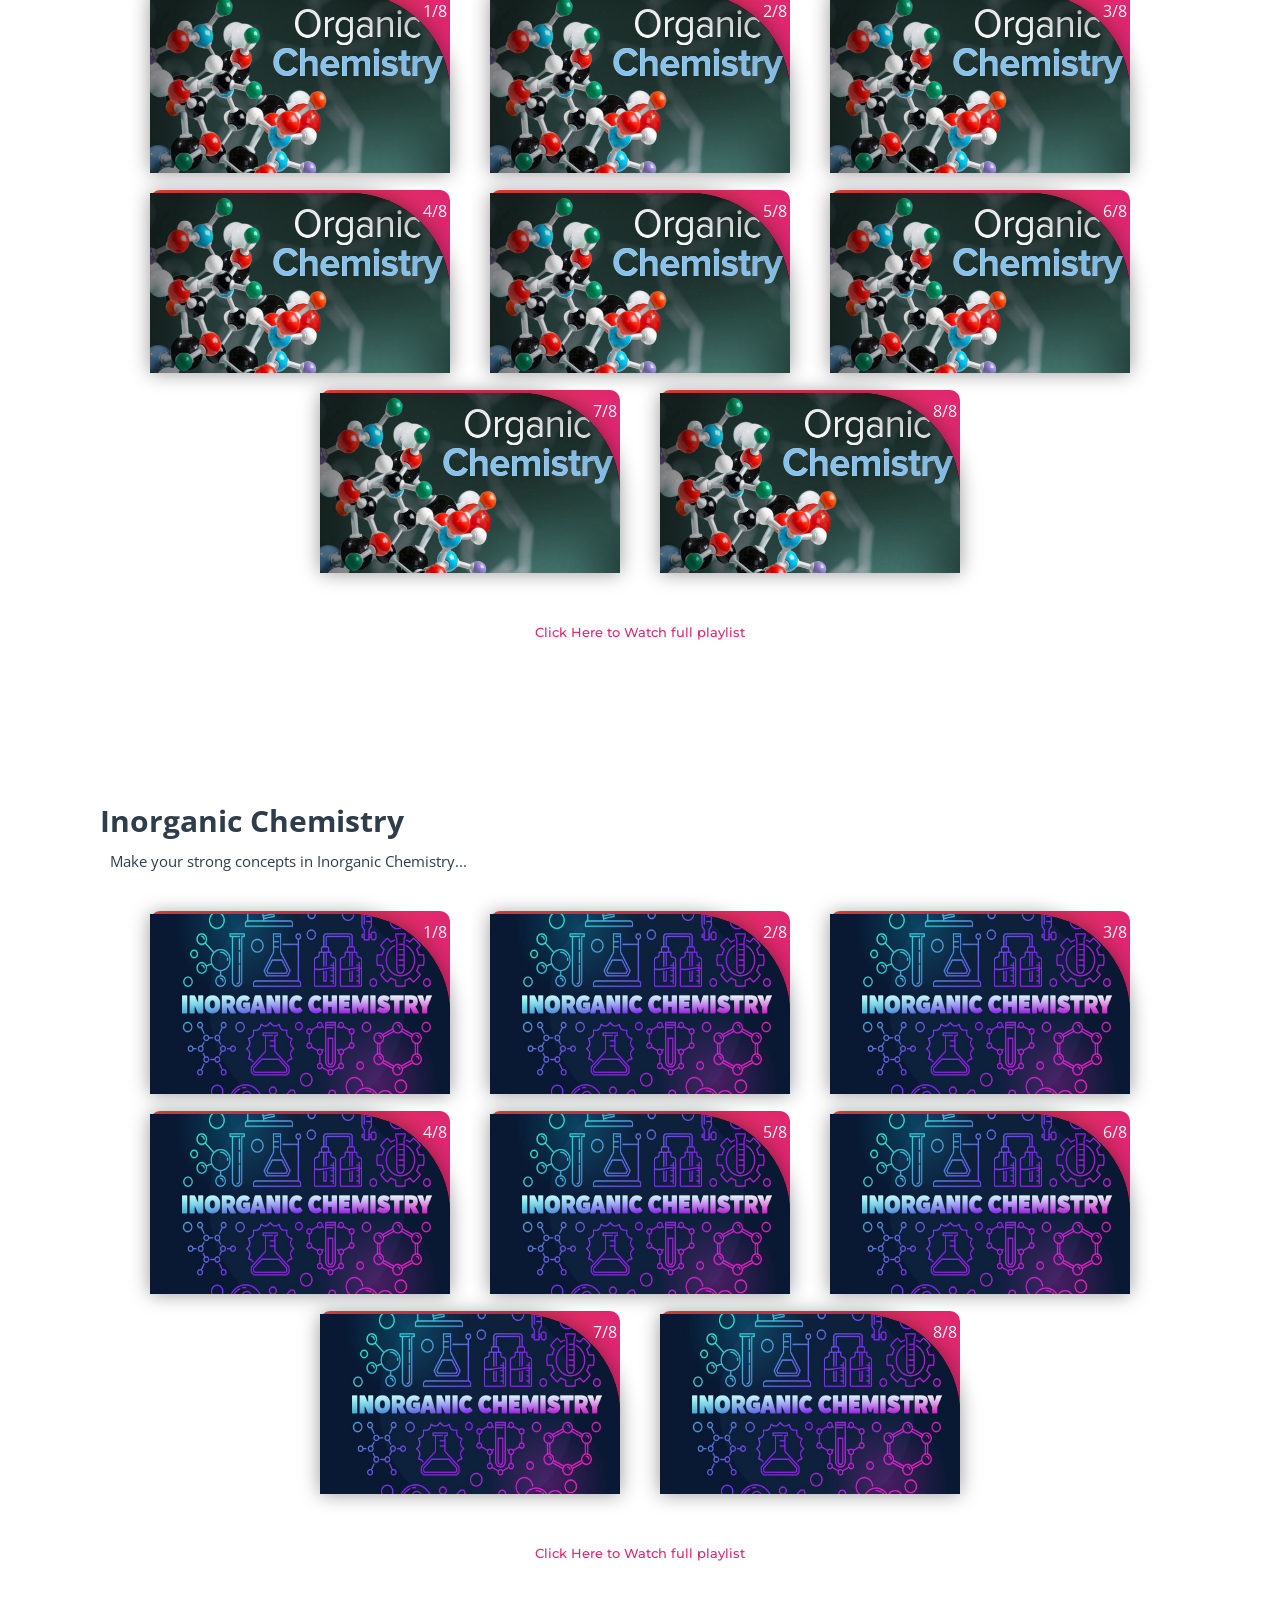
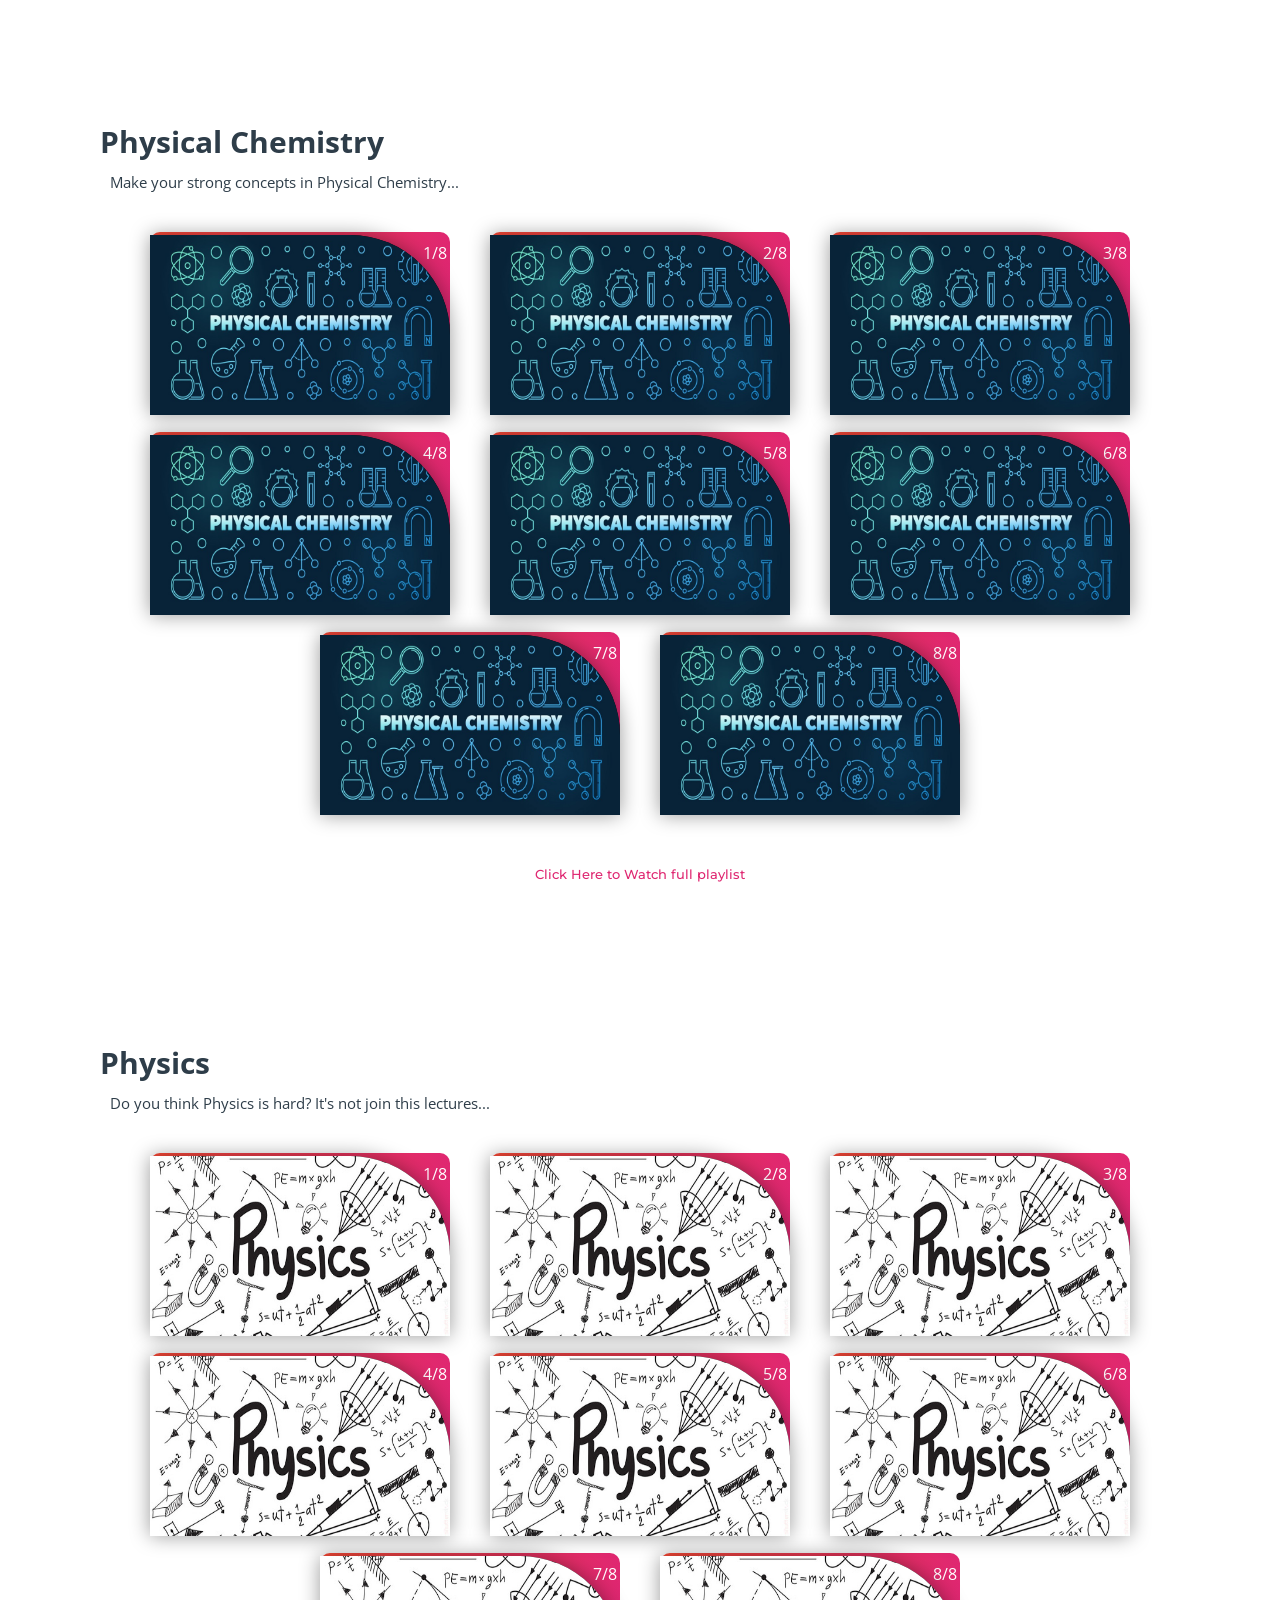
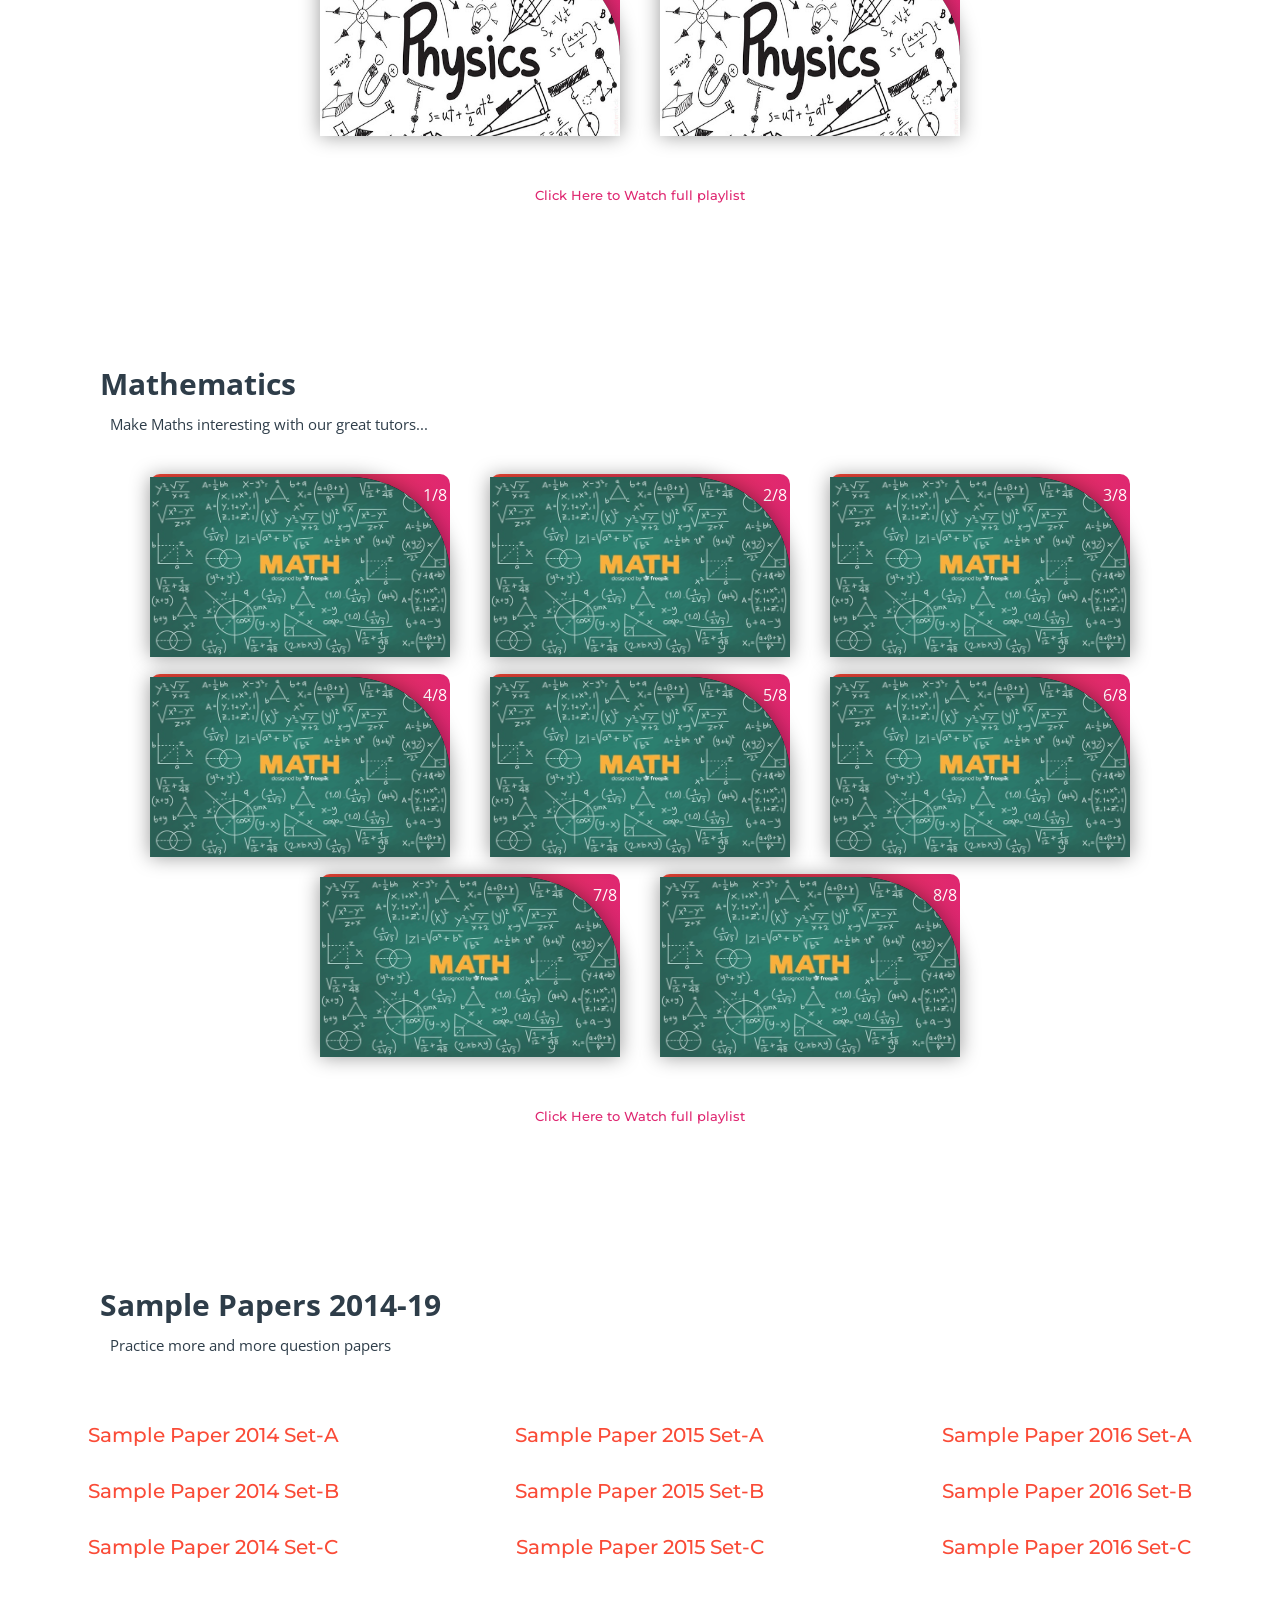
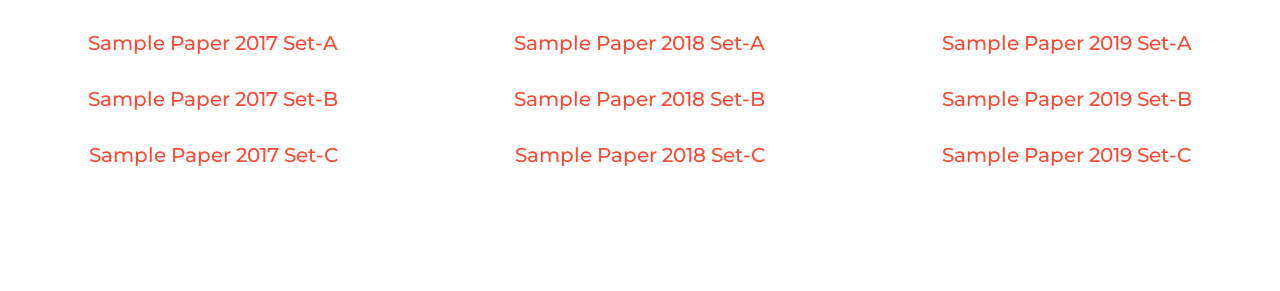
<file: subjects/jee.html>
<!DOCTYPE html>
<html>
<head>
	<link rel="shortcut icon" type="png" href="../images/icon/favicon.png">
	<title>Prepare for JEE Mains & Advanced</title>
	<link rel="stylesheet" type="text/css" href="subjects.css">
	<script type="text/javascript" src="../script.js"></script>
</head>
<body>

	<!-- NAVIGATION -->
	<header>
		<div class="nav" id="nav">
			<div id="learned-logo">
			<a href="../index.html"><span style="font-size: 40px; color: #DF2771; font-weight: bold; margin-left: 2rem;" >E-class</span> </a></div>
			<div class="switch-tab" id="switch-tab" onclick="switchTAB()"><img src="../images/icon/menu.png"></div>
			<ul id="list-switch">
				<li><a href="#"><img src="../images/courses/d1.png" class="icon">JEE</a></li>
				<li><a href="gate.html"><img src="../images/courses/paper.png" class="icon">GATE</a></li>
				<li><a href="computer_courses.html"><img src="../images/courses/computer.png" class="icon">Computer Courses</a></li>
				<li><a href="computer_courses.html#data"><img src="../images/courses/data.png" class="icon">Data Structures</a></li>
				<li><a href="computer_courses.html#algo"><img src="../images/courses/algo.png" class="icon">Algorithm</a></li>
			</ul>
			<div class="search" id="search-switch">
				<input type="text" placeholder="Search" class="srch"><button id="srchbtn"><img src="../images/icon/search.png"></button>
			</div>
		</div>
	</header>

	<div class="title">
		<span>Prepare for JEE Mains & Advanced<br>on E-class</span>
		<div class="shortdesc">
			<p>Learn your basic concepts to prepare for a career in<br>Engineering and Medical fields</p>
		</div>
	</div>

<!-- Quick Links -->
	<div class="course">
		<div class="cbox">
		<div class="det"><a href="https://en.wikipedia.org/wiki/Projectile" target="_blank">Projectile</a></div>
		<div class="det"><a href="https://en.wikipedia.org/wiki/Snell%27s_law" target="_blank">Snell's Law</a></div>
		<div class="det"><a href="https://en.wikipedia.org/wiki/Light" target="_blank">Light</a></div>
		<div class="det"><a href="https://en.wikipedia.org/wiki/Maxwell%27s_equations" target="_blank">Maxwell Equations</a></div>
		<div class="det"><a href="https://en.wikipedia.org/wiki/Laser" target="_blank">LASER</a></div>
		<div class="det"><a href="https://en.wikipedia.org/wiki/Gravity" target="_blank">Gravitation</a></div>
		<div class="det"><a href="https://en.wikipedia.org/wiki/Inertia" target="_blank">Inertia</a></div>
		<div class="det"><a href="https://en.wikipedia.org/wiki/Current" target="_blank">Current</a></div>
		</div>
		<div class="cbox">
		<div class="det"><a href="#organic">Organic Chemistry</a></div>
		<div class="det"><a href="https://en.wikipedia.org/wiki/Thermodynamics" target="_blank">Thermodynamics</a></div>
		<div class="det"><a href="https://en.wikipedia.org/wiki/Chemical_process" target="_blank">Chemical Process</a></div>
		<div class="det"><a href="#physical">Physical Chemistry</a></div>
		<div class="det"><a href="#inorganic">Inorganic Chemistry</a></div>
		<div class="det"><a href="https://en.wikipedia.org/wiki/Periodic_table" target="_blank">Periodic Table</a></div>
		<div class="det"><a href="https://en.wikipedia.org/wiki/Equilibrium" target="_blank">Equilibrium</a></div>
		</div>
		<div class="cbox">
		<div class="det"><a href="#math">Differential</a></div>
		<div class="det"><a href="#math">Calculus</a></div>
		<div class="det"><a href="#math">Algebra</a></div>
		<div class="det"><a href="#math">Trigonometry</a></div>
		<div class="det"><a href="#math">Integration</a></div>
		<div class="det"><a href="#math">Matrices</a></div>
		<div class="det"><a href="#math">Determinants</a></div>
		<div class="det"><a href="#math">Differentiation</a></div>
		</div>
	</div>

	<div class="inbt">
		Accelerate your career with JEE Main & Advanced programs
	</div>

<!-- COURSES AVAILABLE -->
	<div class="ccard">
	<center>
		<div class="ccardbox">
			<div class="dcard">
				<div class="fpart"><img src="../images/courses/organic.jpg"></div>
				<a href="#organic"><div class="spart">2 Courses <img src="../images/icon/dropdown.png"></div></a>
			</div>
			<div class="dcard">
				<div class="fpart"><img src="../images/courses/inorganic.jpg"></div>
				<a href="#inorganic"><div class="spart">5 Courses <img src="../images/icon/dropdown.png"></div></a>
			</div>
			<div class="dcard">
				<div class="fpart"><img src="../images/courses/physical.jpg"></div>
				<a href="#physical"><div class="spart">3 Courses <img src="../images/icon/dropdown.png"></div></a>
			</div>
		</div>
		<div class="ccardbox">
			<div class="dcard">
				<div class="fpart"><img src="../images/courses/physics.jpg"></div>
				<a href="#physics"><div class="spart">6 Courses <img src="../images/icon/dropdown.png"></div></a>
			</div>
			<div class="dcard">
				<div class="fpart"><img src="../images/courses/math.jpg"></div>
				<a href="#math"><div class="spart">2 Courses <img src="../images/icon/dropdown.png"></div></a>
			</div>
			<div class="dcard">
				<div class="fpart"><img src="../images/courses/paper-download.png"></div>
				<a href="#sample_papers"><div class="spart">1 Courses <img src="../images/icon/dropdown.png"></div></a>
			</div>
		</div>
	</center>
	</div>

<!-- VIDEOS SECTION -->
	<div class="title2" id="organic">
		<span>Organic Chemistry</span>
		<div class="shortdesc2">
			<p>Make strong concepts in Organic Chemistry with great tutors...</p>
		</div>
	</div>
	
	<center>
		<div class="ccardbox2">
			<div class="dcard2"><span class="tag" >1/8</span>
				<div class="fpart2"><img src="../images/courses/organic.jpg">
					<iframe src="https://www.youtube.com/embed/bSMx0NS0XfY" frameborder="0" allow="accelerometer; autoplay; encrypted-media; gyroscope; picture-in-picture" allowfullscreen></iframe>
				</div>
			</div>
			<div class="dcard2"><span class="tag" >2/8</span>
				<div class="fpart2"><img src="../images/courses/organic.jpg">
					<iframe src="https://www.youtube.com/embed/bSMx0NS0XfY" frameborder="0" allow="accelerometer; autoplay; encrypted-media; gyroscope; picture-in-picture" allowfullscreen></iframe>
				</div>
			</div>
			<div class="dcard2"><span class="tag" >3/8</span>
				<div class="fpart2"><img src="../images/courses/organic.jpg">
					<iframe src="https://www.youtube.com/embed/bSMx0NS0XfY" frameborder="0" allow="accelerometer; autoplay; encrypted-media; gyroscope; picture-in-picture" allowfullscreen></iframe>
				</div>
			</div>
			<div class="dcard2"><span class="tag" >4/8</span>
				<div class="fpart2"><img src="../images/courses/organic.jpg">
					<iframe src="https://www.youtube.com/embed/bSMx0NS0XfY" frameborder="0" allow="accelerometer; autoplay; encrypted-media; gyroscope; picture-in-picture" allowfullscreen></iframe>
				</div>
			</div>
		
			<div class="dcard2"><span class="tag" >5/8</span>
				<div class="fpart2"><img src="../images/courses/organic.jpg">
					<iframe src="https://www.youtube.com/embed/bSMx0NS0XfY" frameborder="0" allow="accelerometer; autoplay; encrypted-media; gyroscope; picture-in-picture" allowfullscreen></iframe>
				</div>
			</div>
			<div class="dcard2"><span class="tag" >6/8</span>
				<div class="fpart2"><img src="../images/courses/organic.jpg">
					<iframe src="https://www.youtube.com/embed/bSMx0NS0XfY" frameborder="0" allow="accelerometer; autoplay; encrypted-media; gyroscope; picture-in-picture" allowfullscreen></iframe>
				</div>
			</div>
			<div class="dcard2"><span class="tag" >7/8</span>
				<div class="fpart2"><img src="../images/courses/organic.jpg">
					<iframe src="https://www.youtube.com/embed/bSMx0NS0XfY" frameborder="0" allow="accelerometer; autoplay; encrypted-media; gyroscope; picture-in-picture" allowfullscreen></iframe>
				</div>
			</div>
			<div class="dcard2"><span class="tag" >8/8</span>
				<div class="fpart2"><img src="../images/courses/organic.jpg">
					<iframe src="https://www.youtube.com/embed/bSMx0NS0XfY" frameborder="0" allow="accelerometer; autoplay; encrypted-media; gyroscope; picture-in-picture" allowfullscreen></iframe>
				</div>
			</div>
		</div>
	</center>

<br><br>
	<div class="click-me">
		<a href="https://www.youtube.com/watch?v=bSMx0NS0XfY&list=PL8dPuuaLjXtONguuhLdVmq0HTKS0jksS4" target="_blank">Click Here to Watch full playlist</a>
	</div>

<!-- VIDEOS SECTION -->

	<div class="title2" id="inorganic">
		<span>Inorganic Chemistry</span>
		<div class="shortdesc2">
			<p>Make your strong concepts in Inorganic Chemistry...</p>
		</div>
	</div>
	<center>
		<div class="ccardbox2">
			<div class="dcard2"><span class="tag" >1/8</span>
				<div class="fpart2"><img src="../images/courses/inorganic.jpg">
					<iframe src="https://www.youtube.com/embed/2B8CRyfGLo4" frameborder="0" allow="accelerometer; autoplay; encrypted-media; gyroscope; picture-in-picture" allowfullscreen></iframe>
				</div>
			</div>
			<div class="dcard2"><span class="tag" >2/8</span>
				<div class="fpart2"><img src="../images/courses/inorganic.jpg">
					<iframe src="https://www.youtube.com/embed/2B8CRyfGLo4" frameborder="0" allow="accelerometer; autoplay; encrypted-media; gyroscope; picture-in-picture" allowfullscreen></iframe>
				</div>
			</div>
			<div class="dcard2"><span class="tag" >3/8</span>
				<div class="fpart2"><img src="../images/courses/inorganic.jpg">
					<iframe src="https://www.youtube.com/embed/2B8CRyfGLo4" frameborder="0" allow="accelerometer; autoplay; encrypted-media; gyroscope; picture-in-picture" allowfullscreen></iframe>
				</div>
			</div>
			<div class="dcard2"><span class="tag" >4/8</span>
				<div class="fpart2"><img src="../images/courses/inorganic.jpg">
					<iframe src="https://www.youtube.com/embed/2B8CRyfGLo4" frameborder="0" allow="accelerometer; autoplay; encrypted-media; gyroscope; picture-in-picture" allowfullscreen></iframe>
				</div>
			</div>
		
			<div class="dcard2"><span class="tag" >5/8</span>
				<div class="fpart2"><img src="../images/courses/inorganic.jpg">
					<iframe src="https://www.youtube.com/embed/2B8CRyfGLo4" frameborder="0" allow="accelerometer; autoplay; encrypted-media; gyroscope; picture-in-picture" allowfullscreen></iframe>
				</div>
			</div>
			<div class="dcard2"><span class="tag" >6/8</span>
				<div class="fpart2"><img src="../images/courses/inorganic.jpg">
					<iframe src="https://www.youtube.com/embed/2B8CRyfGLo4" frameborder="0" allow="accelerometer; autoplay; encrypted-media; gyroscope; picture-in-picture" allowfullscreen></iframe>
				</div>
			</div>
			<div class="dcard2"><span class="tag" >7/8</span>
				<div class="fpart2"><img src="../images/courses/inorganic.jpg">
					<iframe src="https://www.youtube.com/embed/2B8CRyfGLo4" frameborder="0" allow="accelerometer; autoplay; encrypted-media; gyroscope; picture-in-picture" allowfullscreen></iframe>
				</div>
			</div>
			<div class="dcard2"><span class="tag" >8/8</span>
				<div class="fpart2"><img src="../images/courses/inorganic.jpg">
					<iframe src="https://www.youtube.com/embed/Iuo9PpGE04Y" frameborder="0" allow="accelerometer; autoplay; encrypted-media; gyroscope; picture-in-picture" allowfullscreen></iframe>
				</div>
			</div>
		</div>
	</center>
<br><br>
	<div class="click-me">
		<a href="https://www.youtube.com/watch?v=2B8CRyfGLo4" target="_blank">Click Here to Watch full playlist</a>
	</div>

<!-- VIDEOS SECTION -->

	<div class="title2" id="physical">
		<span>Physical Chemistry</span>
		<div class="shortdesc2">
			<p>Make your strong concepts in Physical Chemistry...</p>
		</div>
	</div>
	<center>
		<div class="ccardbox2">
			<div class="dcard2"><span class="tag" >1/8</span>
				<div class="fpart2"><img src="../images/courses/physical.jpg">
					<iframe src="https://www.youtube.com/embed/2y4cf47I21A" frameborder="0" allow="accelerometer; autoplay; encrypted-media; gyroscope; picture-in-picture" allowfullscreen></iframe>
				</div>
			</div>
			<div class="dcard2"><span class="tag" >2/8</span>
				<div class="fpart2"><img src="../images/courses/physical.jpg">
					<iframe src="https://www.youtube.com/embed/2y4cf47I21A" frameborder="0" allow="accelerometer; autoplay; encrypted-media; gyroscope; picture-in-picture" allowfullscreen></iframe>
				</div>
			</div>
			<div class="dcard2"><span class="tag" >3/8</span>
				<div class="fpart2"><img src="../images/courses/physical.jpg">
					<iframe src="https://www.youtube.com/embed/2y4cf47I21A" frameborder="0" allow="accelerometer; autoplay; encrypted-media; gyroscope; picture-in-picture" allowfullscreen></iframe>
				</div>
			</div>
			<div class="dcard2"><span class="tag" >4/8</span>
				<div class="fpart2"><img src="../images/courses/physical.jpg">
					<iframe src="https://www.youtube.com/embed/2y4cf47I21A" frameborder="0" allow="accelerometer; autoplay; encrypted-media; gyroscope; picture-in-picture" allowfullscreen></iframe>
				</div>
			</div>
		
			<div class="dcard2"><span class="tag" >5/8</span>
				<div class="fpart2"><img src="../images/courses/physical.jpg">
					<iframe src="https://www.youtube.com/embed/2y4cf47I21A" frameborder="0" allow="accelerometer; autoplay; encrypted-media; gyroscope; picture-in-picture" allowfullscreen></iframe>
				</div>
			</div>
			<div class="dcard2"><span class="tag" >6/8</span>
				<div class="fpart2"><img src="../images/courses/physical.jpg">
					<iframe src="https://www.youtube.com/embed/2y4cf47I21A" frameborder="0" allow="accelerometer; autoplay; encrypted-media; gyroscope; picture-in-picture" allowfullscreen></iframe>
				</div>
			</div>
			<div class="dcard2"><span class="tag" >7/8</span>
				<div class="fpart2"><img src="../images/courses/physical.jpg">
					<iframe src="https://www.youtube.com/embed/2y4cf47I21A" frameborder="0" allow="accelerometer; autoplay; encrypted-media; gyroscope; picture-in-picture" allowfullscreen></iframe>
				</div>
			</div>
			<div class="dcard2"><span class="tag" >8/8</span>
				<div class="fpart2"><img src="../images/courses/physical.jpg">
					<iframe src="https://www.youtube.com/embed/2y4cf47I21A" frameborder="0" allow="accelerometer; autoplay; encrypted-media; gyroscope; picture-in-picture" allowfullscreen></iframe>
				</div>
			</div>
		</div>
	</center>
<br><br>
	<div class="click-me">
		<a href="https://youtu.be/2y4cf47I21A" target="_blank">Click Here to Watch full playlist</a>
	</div>


<!-- VIDEOS SECTION -->

	<div class="title2" id="physics">
		<span>Physics</span>
		<div class="shortdesc2">
			<p>Do you think Physics is hard? It's not join this lectures...</p>
		</div>
	</div>
	<center>
		<div class="ccardbox2">
			<div class="dcard2"><span class="tag" >1/8</span>
				<div class="fpart2"><img src="../images/courses/physics.jpg">
					<iframe src="https://www.youtube.com/embed/FYE0YYuAyu0" frameborder="0" allow="accelerometer; autoplay; encrypted-media; gyroscope; picture-in-picture" allowfullscreen></iframe>
				</div>
			</div>
			<div class="dcard2"><span class="tag" >2/8</span>
				<div class="fpart2"><img src="../images/courses/physics.jpg">
					<iframe src="https://www.youtube.com/embed/FYE0YYuAyu0" frameborder="0" allow="accelerometer; autoplay; encrypted-media; gyroscope; picture-in-picture" allowfullscreen></iframe>
				</div>
			</div>
			<div class="dcard2"><span class="tag" >3/8</span>
				<div class="fpart2"><img src="../images/courses/physics.jpg">
					<iframe src="https://www.youtube.com/embed/FYE0YYuAyu0" frameborder="0" allow="accelerometer; autoplay; encrypted-media; gyroscope; picture-in-picture" allowfullscreen></iframe>
				</div>
			</div>
			<div class="dcard2"><span class="tag" >4/8</span>
				<div class="fpart2"><img src="../images/courses/physics.jpg">
					<iframe src="https://www.youtube.com/embed/FYE0YYuAyu0" frameborder="0" allow="accelerometer; autoplay; encrypted-media; gyroscope; picture-in-picture" allowfullscreen></iframe>
				</div>
			</div>
		
			<div class="dcard2"><span class="tag" >5/8</span>
				<div class="fpart2"><img src="../images/courses/physics.jpg">
					<iframe src="https://www.youtube.com/embed/FYE0YYuAyu0" frameborder="0" allow="accelerometer; autoplay; encrypted-media; gyroscope; picture-in-picture" allowfullscreen></iframe>
				</div>
			</div>
			<div class="dcard2"><span class="tag" >6/8</span>
				<div class="fpart2"><img src="../images/courses/physics.jpg">
					<iframe src="https://www.youtube.com/embed/FYE0YYuAyu0" frameborder="0" allow="accelerometer; autoplay; encrypted-media; gyroscope; picture-in-picture" allowfullscreen></iframe>
				</div>
			</div>
			<div class="dcard2"><span class="tag" >7/8</span>
				<div class="fpart2"><img src="../images/courses/physics.jpg">
					<iframe src="https://www.youtube.com/embed/FYE0YYuAyu0" frameborder="0" allow="accelerometer; autoplay; encrypted-media; gyroscope; picture-in-picture" allowfullscreen></iframe>
				</div>
			</div>
			<div class="dcard2"><span class="tag" >8/8</span>
				<div class="fpart2"><img src="../images/courses/physics.jpg">
					<iframe src="https://www.youtube.com/embed/FYE0YYuAyu0" frameborder="0" allow="accelerometer; autoplay; encrypted-media; gyroscope; picture-in-picture" allowfullscreen></iframe>
				</div>
			</div>
		</div>
	</center>
<br><br>
	<div class="click-me">
		<a href="https://youtu.be/FYE0YYuAyu0" target="_blank">Click Here to Watch full playlist</a>
	</div>

<!-- VIDEOS SECTION -->

	<div class="title2" id="math">
		<span>Mathematics</span>
		<div class="shortdesc2">
			<p>Make Maths interesting with our great tutors...</p>
		</div>
	</div>
	<center>
		<div class="ccardbox2">
			<div class="dcard2"><span class="tag" >1/8</span>
				<div class="fpart2"><img src="../images/courses/math.jpg">
					<iframe src="https://www.youtube.com/embed/xxGyTHWrHZg" frameborder="0" allow="accelerometer; autoplay; encrypted-media; gyroscope; picture-in-picture" allowfullscreen></iframe>
				</div>
			</div>
			<div class="dcard2"><span class="tag" >2/8</span>
				<div class="fpart2"><img src="../images/courses/math.jpg">
					<iframe src="https://www.youtube.com/embed/xxGyTHWrHZg" frameborder="0" allow="accelerometer; autoplay; encrypted-media; gyroscope; picture-in-picture" allowfullscreen></iframe>
				</div>
			</div>
			<div class="dcard2"><span class="tag" >3/8</span>
				<div class="fpart2"><img src="../images/courses/math.jpg">
					<iframe src="https://www.youtube.com/embed/xxGyTHWrHZg" frameborder="0" allow="accelerometer; autoplay; encrypted-media; gyroscope; picture-in-picture" allowfullscreen></iframe>
				</div>
			</div>
			<div class="dcard2"><span class="tag" >4/8</span>
				<div class="fpart2"><img src="../images/courses/math.jpg">
					<iframe src="https://www.youtube.com/embed/xxGyTHWrHZg" frameborder="0" allow="accelerometer; autoplay; encrypted-media; gyroscope; picture-in-picture" allowfullscreen></iframe>
				</div>
			</div>
		
			<div class="dcard2"><span class="tag" >5/8</span>
				<div class="fpart2"><img src="../images/courses/math.jpg">
					<iframe src="https://www.youtube.com/embed/xxGyTHWrHZg" frameborder="0" allow="accelerometer; autoplay; encrypted-media; gyroscope; picture-in-picture" allowfullscreen></iframe>
				</div>
			</div>
			<div class="dcard2"><span class="tag" >6/8</span>
				<div class="fpart2"><img src="../images/courses/math.jpg">
					<iframe src="https://www.youtube.com/embed/xxGyTHWrHZg" frameborder="0" allow="accelerometer; autoplay; encrypted-media; gyroscope; picture-in-picture" allowfullscreen></iframe>
				</div>
			</div>
			<div class="dcard2"><span class="tag" >7/8</span>
				<div class="fpart2"><img src="../images/courses/math.jpg">
					<iframe src="https://www.youtube.com/embed/xxGyTHWrHZg" frameborder="0" allow="accelerometer; autoplay; encrypted-media; gyroscope; picture-in-picture" allowfullscreen></iframe>
				</div>
			</div>
			<div class="dcard2"><span class="tag" >8/8</span>
				<div class="fpart2"><img src="../images/courses/math.jpg">
					<iframe src="https://www.youtube.com/embed/xxGyTHWrHZg" frameborder="0" allow="accelerometer; autoplay; encrypted-media; gyroscope; picture-in-picture" allowfullscreen></iframe>
				</div>
			</div>
		</div>
	</center>

<br><br>
	<div class="click-me">
		<a href="https://youtu.be/xxGyTHWrHZg" target="_blank">Click Here to Watch full playlist</a>
	</div>


<!-- SAMPLE PAPERS -->
	<div class="title2" id="sample_papers">
		<span>Sample Papers 2014-19</span>
		<div class="shortdesc2">
			<p>Practice more and more question papers</p>
		</div>
	</div>

	<div class="sample">
		<ul>
			<li><a href="../samplePapers/p1.pdf" target="_blank">Sample Paper 2014 Set-A</a></li>
			<li><a href="../samplePapers/p1.pdf" target="_blank">Sample Paper 2014 Set-B</a></li>
			<li><a href="../samplePapers/p1.pdf" target="_blank">Sample Paper 2014 Set-C</a></li>
		</ul>
		<ul>
			<li><a href="../samplePapers/p1.pdf" target="_blank">Sample Paper 2015 Set-A</a></li>
			<li><a href="../samplePapers/p1.pdf" target="_blank">Sample Paper 2015 Set-B</a></li>
			<li><a href="../samplePapers/p1.pdf" target="_blank">Sample Paper 2015 Set-C</a></li>
		</ul>
		<ul>
			<li><a href="../samplePapers/p1.pdf" target="_blank">Sample Paper 2016 Set-A</a></li>
			<li><a href="../samplePapers/p1.pdf" target="_blank">Sample Paper 2016 Set-B</a></li>
			<li><a href="../samplePapers/p1.pdf" target="_blank">Sample Paper 2016 Set-C</a></li>
		</ul>
	</div>
	<div class="sample lastSample">
		<ul>
			<li><a href="../samplePapers/p1.pdf" target="_blank">Sample Paper 2017 Set-A</a></li>
			<li><a href="../samplePapers/p1.pdf" target="_blank">Sample Paper 2017 Set-B</a></li>
			<li><a href="../samplePapers/p1.pdf" target="_blank">Sample Paper 2017 Set-C</a></li>
		</ul>
		<ul>
			<li><a href="../samplePapers/p1.pdf" target="_blank">Sample Paper 2018 Set-A</a></li>
			<li><a href="../samplePapers/p1.pdf" target="_blank">Sample Paper 2018 Set-B</a></li>
			<li><a href="../samplePapers/p1.pdf" target="_blank">Sample Paper 2018 Set-C</a></li>
		</ul>
		<ul>
			<li><a href="../samplePapers/p1.pdf" target="_blank">Sample Paper 2019 Set-A</a></li>
			<li><a href="../samplePapers/p1.pdf" target="_blank">Sample Paper 2019 Set-B</a></li>
			<li><a href="../samplePapers/p1.pdf" target="_blank">Sample Paper 2019 Set-C</a></li>
		</ul>
	</div>

<!-- FOOTER -->


</body>
</html>
</file>
<file: style.css>
@import url('https://fonts.googleapis.com/css?family=Montserrat:500&display=swap');
@import url('https://fonts.googleapis.com/css?family=Dancing+Script&display=swap');
@import url('https://fonts.googleapis.com/css?family=Open+Sans&display=swap');

* {
	box-sizing: border-box;
	margin: 0;
	padding: 0;
}

html {
	scroll-behavior: smooth;
}
body {
	background: #FFF;
	font-family: 'Open Sans', sans-serif;
}

header {
	height: 90vh;
	/* background: #000; */
}
.black {
	box-shadow: 0 2px 10px rgba(0, 0, 0, 0.5);
}
nav {
	padding-top: 20px;
	padding-bottom: 20px;
	top: 0;
	position: fixed;
	display: flex;
	width: 100%;
	z-index: 1000;
	background: #fff;
	justify-content: space-around;
	transition: 1.5s;
	align-items: center;
}
nav ul {
	display: flex;
	align-items: center;
}
nav ul li {
	list-style: none;
	margin: 5px 10px;
}
nav ul li a {
	padding: 2px 10px;
	color: #2e2e2e;
	cursor: pointer;
	transition: .5s;
	text-decoration: none;
}
nav ul li a:hover {
	color: #fff;
	border-radius: 5px;
	background: #DF2771;
}
.active {
	color: #fff;
	border-radius: 5px;
	background: #DF2771;
}
.srch {
	padding: 2px 10px;
	display: flex;
	/* align-items: center; */
	justify-content: center;
	/* background: #0066ff; */
	border: 1px solid;
	border-radius: 20px;
}
.srch img {
	width: 25px;
	cursor: pointer;
}
.srch .search {
	/* padding: 2px 10px; */
	outline: none;
	border: none;
	background: transparent;
}

.get-started {
	margin-left: 2rem;
	padding: 5px 20px;
	border: 2px solid #DF2771;
	border-radius: 20px;
	text-decoration: none;
	
	transition: .5s;
	background-color: #DF2771;
	color: #fff;
}
.get-started:hover {
	color: #2e2e2e;
	background: #fff;
}
.logo a{
	position: relative;
	font-size: 40px;
	padding: auto;
	margin-left: 2rem;
    font-weight: bold;
    text-decoration: none;
	color: #DF2771;
}

nav a, button {
	float: left;
	font-family: "Montserrat", sans-serif;
	font-weight: 500;
	font-size: 15px;
	display: block;
	text-align: center;
}
.head-container {
	margin-top: 245px;
	display: flex;
	flex-wrap: wrap;
	align-items: center;
	justify-content: space-around;
}
.quote {
	width: 600px;
	transform: translateY(-50px);
}
.quote h5 {
	margin-top: 20px;
	color: #0009;
	line-height: 20px;
}
.quote p {
	font-size: 50px;
	color: #2e2e2e;
}
.quote .play {
	margin-top: 20px;
	display: flex;
	/* justify-content: center; */
	align-items: center;
}
.quote .play img {
	width: 45px;
	cursor: pointer;
	filter: drop-shadow(0 0 10px #0002);
}
.quote .play span a{
	margin-left: 10px;
	font-size: 20px;
	font-weight: 900;
	color: rgba(0, 0, 0, 0.8);
	cursor: pointer;
}
.svg-image img{
	width: 500px;
	filter: drop-shadow(0 20px 10px rgba(0,0,0,0.2));
}

/* SIDE MENU */
.menu {
	cursor: pointer;
	width: 25px;
	display: none;
}
.side-menu {
	width: 100%;
	height: 100%;
	background: rgba(182, 33, 90, 0.993);
	position: absolute;
	top: 0;
	transition: .8s;
	z-index: 2000;
	transform: translateX(-100%);
}
.side-menu ul {
	margin-top: 35%;
	display: flex;
	flex-direction: column;
	justify-content: center;
	/* background: #FA4B37; */
}
.side-menu ul li {
	list-style: none;
	/* background: #009900; */
	display: flex;
	justify-content: center;
	align-items: center;
	/* border-bottom: 1px solid #fff; */
	/* padding: 10px 0px; */
}
.side-menu ul li:hover a{
	background: #fff;
	color: #DF2771;
}
.side-menu ul li a{
	color: #FFF;
	width: 100%;
	font-size: 1em;
	/* background: #2E3D49; */
	text-decoration: none;
	padding: 15px 0px;
}
.close img{
	float: right;
	width: 35px;
	cursor: pointer;
	margin: 10px;
}
.user {
	display: flex;
	justify-content: center;
	align-items: center;
	margin-top: 10%;
}
.user img {
	width: 60px;
	border-radius: 50%;
	border: 2px solid #fff;
	filter: drop-shadow(0 10px 20px #0004);
	margin-right: 30px;
	cursor: pointer;
}
.user p {
	color: #fff;
	cursor: pointer;
}
.user img, .user p {
	opacity: 1;
}
/*Common things in all sections*/
#about_section, #portfolio_section, #team_section, #services_section, #contactus_section {
	font-family: 'Open Sans', sans-serif;
	color: #2E3D49;
	position: relative;
}
.diffSection {
	width: 100%;
	/*position: relative;*/
	justify-content: center;
	align-items: center;
}
.diffSection .content {
	margin: 10px;
	text-align: center;
	padding: 10px 100px;
	font-size: 1.1em;
}

/*PORTFOLIO*/
.extra {
	width: 100%;
}
.extra p {
	padding: 30px;
	padding-bottom: 150px;
	font-size: 50px;
	text-align: center;
	color: #fff;
	background-image: linear-gradient(rgba(0,0,0,0),rgba(0,0,0,0.7)),url("images/extra/b1.jpg");
	background-size: cover;
	background-attachment: fixed;
	font-family: cursive;
	z-index: -9;
}
.smbox {
	display: flex;
	flex-wrap: wrap;
	transform: translateY(-100px);
	justify-content: center;
}
.smbox span {
	margin: 1%;
	background: #fff;
	box-shadow: inset 0px 0px 25px rgba(0,0,0,0.2),
						0 0 40px rgba(0,0,0,0.3);
	border-radius: 10px;
	padding: 30px 50px;
	cursor: pointer;
}
.smbox span:hover {
	transform: scale(1.3);
	transition: .5s ease;
}
.smbox .data {
	font-size: 80px;
	color: #FA6146;	
}
.smbox .det {
	font-size: 20px;
	color: #272529;
	font-family: cursive;
}

/*Title*/
.title {
	 margin-top: 0px; 
	font-family: 'Open Sans', sans-serif;
	font-size: 30px;
	text-align: center;
	color: #2E3D49;
}

/*ABOUT*/
.about-content {
	width: 100%;
	position: relative;
	justify-content: center;
	flex-wrap: wrap;
	display: flex;
	align-items: center;
}
.about-content .side-text {
	width: 550px;
	padding: 50px 40px;
	background: #fff;
	box-shadow: 2px 0 100px rgba(0,0,0,0.3);
	border-radius: 5px;
	text-align: justify;
	line-height: 22px;
	opacity: 0;
	transform: translateX(-100px);
	transition: 1s ease-in-out;
}
.about-content .side-text-appear {
	opacity: 1;
	transform: translateX(0px);
}
.about-content .side-text h2 {
	padding: 10px;
}
.about-content .side-text p {
	padding: 10px;
}
.about-content .side-image img {
	width: 90%;
	border-radius: 5px;
}
.sideImage {
	transform: translateX(100px);
	opacity: 0;
	transition: .8s ease-in-out;
}
.sideImage-appear {
	opacity: 1;
	transform: translateX(0px);
}

/*POPULAR SUBJECTS*/
.cbox {
	position: relative;
	width: 100%;
	display: inline-flex;
	flex-wrap: wrap;
	justify-content: center;
}
.cbox .det {
	width: 250px;
	height: 80px;
	margin: 10px;
	background: #fff;
	cursor: pointer;
}
.cbox .det a{
	justify-content: space-around;
	width: 250px;
	padding: 28px;
	border-radius: 10px;
	border: 1px solid #FA4B37;
	font-size: 15px;
	color: #272529;
	font-family: cursive;
	text-decoration: none;
	display: block;
	text-align: center;
}
.cbox .det a:hover {
	background: linear-gradient(to right, #FA4B37, #DF2771);
	color: white;
}
.cbox .det a:hover img{
	filter: brightness(100);
}
.cbox img {
	width: 20px;
	margin-right: 20px;
}

/*TEAM SECTION*/
.totalcard {
	width: 100%;
	display: flex;
	flex-wrap: wrap;
	align-items: center;
	justify-content: center;
	margin-bottom: 50px;
}
.totalcard .card {
	margin: 50px;
	width: 300px;
	border-radius: 10px;
	background: #fff;
}
.totalcard .card{
	box-shadow: inset 0 0 10px rgba(0,0,0,0.4),
					0 0 10px rgba(0,0,0,0.3);
}
.card:nth-child(1){
	border-top: 5px solid green;
}
.card:nth-child(2){
	border-top: 5px solid blue;
}
.card:nth-child(1):hover {
	box-shadow: inset 0px 0px 10px rgba(0,255,0,0.5),
				1px 1px 30px rgba(0,255,0,0.5);
}
.card:nth-child(2):hover {
	box-shadow: inset 0px 0px 10px rgba(0,0,255,0.5),
				1px 1px 30px rgba(0,0,255,0.5);
}
.totalcard .card img {
	width: 100px;
	height: 100px;
	margin-top: 5px;
	cursor: pointer;
	border-radius: 50px;
	transition-duration: .8s;
}
.totalcard .card img:hover {
	transform: scale(3.5);
	border-radius: 0;
	box-shadow: 0 0 20px rgba(0,0,0,0.5);
}
#detail p{
	font-size: 15px;
	line-height: 25px;
	font-variant: small-caps;
	text-align: center;
	margin: 25px;
	margin-bottom: 0px;
	margin-top: 0px;
}
#detail button {
	outline: none;
	border-radius: 10px;
	border-style: none;
	border: 1px solid black;
	padding: 9px 25px;
	cursor: pointer;
	transition-duration: .4s;
}
#detail a {
	bottom: 80px;
	text-decoration: none;
	margin-bottom: 30px;
	margin-top: 20px;
	margin-left: 90px;
	align-self: center;
}
.btn-roshan:hover {
	background: rgba(0,255,0,0.7);
	color: #fff;
}
.btn-roshan2:hover {
	background: rgba(0,0,255,0.5);
	color: #fff;
}
.card-title {
	font-size: 17px;
	color: #343A40;
	padding: 20px;
	font-weight: 700;
}

/*Service Section*/
/*Service Section*/
.service-swipe {
	display: flex;
	flex-wrap: wrap;
	justify-content: center;
	align-items: center;
	background-image: linear-gradient(rgba(0,0,0,0),rgba(0,0,0,0.7)),url("images/extra/b3.jpg");
	background-size: cover;
	background-attachment: fixed;
}
.service-swipe .s-card img {
	width: 100px;
}
.service-swipe a {
	padding: 0;
	margin: 40px 10px; 
	float: left;
	font-family: "Montserrat", sans-serif;
	font-weight: 500;
	font-size: 15px;
	color: #2E3D49;
	display: block;
	text-decoration: none;
	text-align: center;

}
.service-swipe .s-card {
	display: flex;
	justify-content: space-around;
	padding: 10px;
	align-items: center;
	text-align: center;
	width: 350px;
	height: 200px;
	box-shadow: inset 0 0 20px rgba(255,255,255,0.05),
					0 0 50px rgba(0,0,0,0.8);
	border-radius: 5px;
	cursor: pointer;
	transition-duration: .5s;
}
.service-swipe .s-card p {
	color: #f2f2f2;
	font-size: 1.2em;
	font-family: 'Open Sans',sans-serif;
}
.service-swipe .s-card:hover {
	box-shadow: 0 0 50px rgba(255,255,255,0.8);
	transform: translateY(-10px);
}

/*Contact Us Section*/
.csec {
	background: linear-gradient(to right, #FA4B37, #DF2771);
	background-attachment: fixed; 
	position: absolute;
	width: 100%;
	height: 250px;
	top: 200px;
	content: '';
	transform-origin: top right;
	transform: skewY(-10deg);
	z-index: -1;
}
.back-contact {
	margin-top: 0px;
	transform: translateY(-50px);
	display: flex;
	align-items: center;
	justify-content: space-around;
}
.cc {
	height: 400px;
	width: 400px;
	height: 500px;
	border-radius: 10px;
	justify-content: center;
	box-shadow: 1px 1px 20px rgba(0,0,0,0.4);
	background: #fff;
}
.cc form {
	margin: 5%;
	margin-top: 40px;
	width: 90%;
	height: 90%;
}
.cc form label {
	position: absolute;
	color: #2E3D49;
	font-size: 10px;
	font-weight: 800;
}
.cc form input {
	padding: 15px;
	margin-bottom: 10px;
	border-radius: 5px;
	box-shadow: inset 0 0 5px lightgray;
	border: 1px solid rgba(0,0,0,0.2);
	outline: none;
	color: #2E3D49;
	font-weight: 600;
}
.imp {
	color: red;
}
form textarea {
	width: 100%;
	height: 100px;
	box-shadow: inset 0 0 5px lightgray;
	border: 1px solid rgba(0,0,0,0.2);
	border-radius: 5px;
	outline: none;
	color: #2E3D49;
	font-weight: 600;
	padding: 15px;
}
#csubmit {
	margin-top: 20px; 
	background: linear-gradient(to right, #FA4B37, #DF2771);
	border-radius: 5px;
	border-style: none;
	outline: none;
	width: 100%;
	padding: 15px 25px;
	color: #fff;
	font-size: 12px;
	cursor: pointer;
}

/*REVIEW SECTION*/
#makeitfull {
	display: flex;
	justify-content: center;
	transform: translateY(35px);
}
#makeitfull img {
	width: 50px;
}
.review {
	background: #F8F8F8;
	width: 100%;
}
.rev-container {
	padding: 10px 10%;
	display: flex;
	flex-wrap: wrap;
	justify-content: space-around;
}
.rev-container .rev-card {
	/*overflow: hidden;*/
	width: 550px;
	height: 240px;
	margin-bottom: 40px;
	background: #fff;
	display: flex;
	padding: 10px;
	box-shadow: 2px 2px 20px rgba(0,0,0,0.2);
}
.rev-card:hover {
	box-shadow: 1px 1px 5px rgba(0,0,0,0.2);
}
.identity {
	display: flex;
	flex-wrap: wrap;
	justify-content: center;
	padding: 10px;
}
.identity img {
	width: 120px;
	height: 120px;
	transition-duration: .8s;
	border-radius: 50%;
}
.identity img:hover {
	transform: scale(2.2);
	border-radius: 0px;
	box-shadow: 0 0 20px rgba(0,0,0,0.3);
}
.identity p {
	width: 150px;
	font-weight: bold;
	color: #2E3D49;
	text-align: center;
}
.identity h6 {
	width: 150px;
	text-align: center;
}
.identity .rating img {
	width: 12px;
	height: 12px;
	margin-right: 5px;
}
.rev-cont {
	overflow: hidden;
}
.rev-cont #title {
	padding: 10px;
	color: #2E3D49;
	font-weight: bold;
}
.rev-cont #content {
	padding: 10px;
	font-size: .9em;
	color: #2E3D49;
	line-height: 22px;
	text-align: justify;
}


/*FEEDBACK*/
.title2 {
	position: relative;
	margin-top: 150px;
	text-align: center;
	
}
.title2 span{
	font-weight: 700;
	font-family: 'Open Sans', sans-serif;
	font-size: 50px;
	color: #2E3D49;
}
.title2 .shortdesc2 {
	padding: 10px;
	font-family: 'Open Sans', sans-serif;
	font-size: 30px;
	color: #2E3D49;
	margin-bottom: 10px;
	

}
.feedbox {
	margin-top: 50px;
	width: 100%;
	display: flex;
	background-image: linear-gradient(rgba(0,0,0,0),rgba(0,0,0,0.7)),url("images/extra/b4.jpg");
	background-size: cover;
	padding: 50px 80px;
	background-attachment: fixed;
	justify-content: center;
}
.feed {
	width: 800px;
	height: 400px;
	position: relative;
	border-radius: 10px;
	justify-content: center;
	box-shadow: inset 0 0 90px rgba(0,0,0,0.6),
					0 0 80px rgba(0,0,0,0.2);
	background: rgba(0,0,0,0.4);
}
.feed form {
	width: 100%;
	height: 100%;
	padding: 20px;
}

.feed form label {
	position: absolute;
	color: #f2f2f2;
	font-size: 10px;
	font-weight: 800;
}
.feed form input, .feed textarea {
	padding: 15px;
	border-radius: 5px;
	box-shadow: inset 0 0 5px lightgray;
	border: 1px solid rgba(0,0,0,0.2);
	outline: none;
	color: #2E3D49;
	background: #fff9;
	font-weight: 600;
}
.feed form input {
	margin-bottom: 15px;
	width: 50%;
}
.feed form .fname {
	width: 25%;
}
.feed form textarea {
	width: 100%;
	height: 100px;
}
.feed #csubmit {
	margin-top: 25px; 
	background: linear-gradient(to right, #FA4B37, #DF2771);
	border-radius: 5px;
	border-style: none;
	outline: none;
	width: 100%;
	padding: 15px 25px;
	color: #fff;
	font-size: 12px;
	cursor: pointer;
}

/*SCROLLING TEXT*/
.marqu {
	text-align: center;
	justify-content: center;
	color: #fff;
	font-size: 20px;
	padding: 10px;
}

/*FOOTER*/

.section-wrap {
    padding: 2rem 3.6rem;
    width: 100%;
    -webkit-box-sizing: border-box;
    box-sizing: border-box;
}


.section-footer {
  background: #211e25;
  padding: 3rem 2rem; /* Simplified padding */
  width: 100%;
  box-sizing: border-box;
}

.footer-wrap {
  display: flex;
  flex-wrap: wrap;
  justify-content: space-between;
  align-items: flex-start; /* Align items to top */
  gap: 2rem;
  max-width: 1200px; /* Add max-width for better control */
  margin: 0 auto; /* Center the footer content */
}

.footer-wrap > div {
  flex: 1 1 250px; /* Increased min-width for better distribution */
  box-sizing: border-box;
  min-height: 200px; /* Ensure consistent height */
}

.footer-wrap h2 {
  padding-bottom: 1rem; /* Increased padding for better spacing */
  color: #DF2771;
  font-size: 1.4rem;
  position: relative;
  margin-bottom: 1rem; /* Add margin for better separation */
  text-align: center;
}

.footer-wrap h2::before {
  content: '';
  position: absolute;
  bottom: 0.5rem; /* Adjusted position */
  width: 3.8rem;
  height: 0.2rem;
  background: gray;
  border-radius: 0.1rem;
}

.fdetails p,
.fmenu a,
.flinks a {
  color: #fff;
  font-size: 1rem; /* Slightly reduced for consistency */
  margin: 0.6rem 0; /* Increased margin for better spacing */
  display: block;
  text-decoration: none;
  transition: color 0.3s ease;
  line-height: 1.5; /* Add line height for readability */
  text-align: center;
  
}

.fmenu a:hover,
.flinks a:hover {
  color: #DF2771;
}

.social-media-links {
  margin-top: 1.5rem; /* Increased margin */
  display: flex;
  gap: 1rem;
  flex-wrap: wrap; /* Allow wrapping on small screens */
}

.social-media-links .f-links a {
  display: inline-flex;
  align-items: center;
  justify-content: center;
  width: 40px;
  height: 40px;
  background: rgba(223, 39, 113, 0.1);
  border-radius: 50%;
  transition: all 0.3s ease;
}

.social-media-links .f-links a:hover {
  background: #DF2771;
  transform: translateY(-2px);
}

.social-media-links .f-links a span {
  font-size: 1.2rem;
  color: #fff;
}

.payment-cards {
  display: flex;
  flex-wrap: wrap;
  gap: 1rem;
  margin-top: 1rem;
}

.payment-link a {
  display: inline-flex;
  align-items: center;
  justify-content: center;
  width: 50px;
  height: 40px;
  background: rgba(255, 255, 255, 0.1);
  border-radius: 8px;
  transition: all 0.3s ease;
}

.payment-link a:hover {
  background: rgba(255, 255, 255, 0.2);
  transform: translateY(-2px);
}

.payment-link a span {
  font-size: 2rem; /* Reduced from 3rem */
  color: #fff;
}

/* Bottom footer */
footer {
  display: flex;
  justify-content: center;
  align-items: center;
  padding: 2rem;
  background: #1a1720; /* Slightly darker than main footer */
  border-top: 1px solid #333;
  margin-top: 0; /* Remove any margin */
}

footer p {
  color: #ccc;
  font-size: 1rem;
  margin: 0;
  text-align: center;
}


/* Responsive design for footer */
@media screen and (max-width: 768px) {
  .footer-wrap {
    flex-direction: column;
    text-align: center;
    gap: 2rem;
  }
  
  .footer-wrap > div {
    flex: 1 1 100%;
    min-height: auto;
  }
  
  .social-media-links,
  .payment-cards {
    justify-content: center;
  }
  
  .section-footer {
    padding: 2rem 1rem;
}
}







/*PROPERTIES FOR MAKING WEBSITE RESPONSIVE*/
@media screen and (max-width: 960px) {
	.footer-container {
		max-width: 600px;
	}
	.right-col {
		width: 100%;
		margin-bottom: 60px;
	}
	.left-col {
		width: 100%;
		text-align: center;
	}
	.social-media {
		display: flex;
		justify-content: center;
	}
	.logo {
		transition: 1s;
		margin-left: 30%;
	}
	nav ul, .srch, .get-started{
		display: none;
	}
	.menu {
		display: block;
	}
	nav {
		padding-bottom: 20px;
		border-bottom: 1px solid #0005;
		/* position: fixed; */
		/* top: 0; */
	}
	.quote p, .quote h5, .play {
		justify-content: center;
		text-align: center;
	}
	.quote p {
		font-size: 30px;
	}
	.service-container .right-side img {
		width: 90%;
	}
	.title {
		margin-top: 0px;
	}
	
}
@media screen and (max-width: 700px) {
	footer .btn{
		margin: 0;
		width: 100%;
		margin-top: 20px;
	}
	.svg-image img {
		width: 90%;
		margin: 20px;
		/* align-self: center; */
	}
}

@media screen and (max-width: 1000px) {	
	.feedbox form input, .feedbox form .fname{
		width: 100%;
	}
}
</file>
<file: loginStyle.css>
* {
	margin: 0;
	padding: 0;
	font-family: sans-serif;
}

body {
	background-image: linear-gradient(rgba(0,0,0,0),rgba(0,0,0,0.5)),url("images/extra/backwallpaper.jpg");
	background-size: cover;
	background-attachment: fixed;
	display: flex;
	justify-content: center;
}
.logo {
	display: flex;
	justify-content: center;
}
.logo img {
	width: 100px;
}
.form-box
{
	width: 380px;
	height: 500px;
	position: relative;
	margin: 6% auto;
	background: #fff8;
	padding: 5px;
	border-radius: 5px;
	overflow: hidden;
	box-shadow: 0px 0px 100px rgba(0,0,0,0.4);
}

.button-box
{
	width: 220px;
	margin: 35px auto;
	position: relative;
	box-shadow: 0 0 20px 9px rgba(0,0,0,.1);
	border-radius: 30px;
}

.toggle-btn
{
	padding: 10px 30px;
	cursor: pointer;
	background: transparent;
	position: relative;
	border: 0;
	outline: none;
}

#btn
{
	top: 0;
	left: 0;
	position: absolute;
	width: 110px;
	height: 100%;
	background: linear-gradient(to right, #FA4B37, #DF2771);
	border-radius: 30px;
	transition: 0.5s;
}
.social-icons
{
	margin: 30px auto;
	text-align: center;
}
.social-icons img
{
	width: 30px;
	margin: 0 7px;
	cursor: pointer;
	opacity: 0.85;
}

.input-group
{
	top: 180px;
	position: absolute;
	width: 280px;
	transition: .5s;
	font-size: 13px;
	color: #010101;
}
.inp {
	border-bottom: 1px solid rgba(0,0,0,0.4);
	justify-content: center;
}
.inp img{
	width: 20px;
	padding-right: 10px;
}
.input-field
{
	width: 100%;
	padding: 10px 0;
	margin: 5px 0;
	border-left: 0;
	border-right: 0;
	border-top: 0;
	border-bottom: 1px solid rgba(0,0,0,0.4);
	outline: none;
	background: transparent;
	color: rgba(0,0,0);
}
::placeholder { /* Chrome, Firefox, Opera, Safari 10.1+ */
	color: rgba(0,0,0,0.7);
	/*opacity: 1;  Firefox */
}
#register .input-field {
	color: rgba(0,0,0,0.8);
}
.submit-btn
{
	width: 85%;
	padding: 10px 30px;
	cursor: pointer;
	display: block;
	margin: auto;
	background: linear-gradient(to right, #FA4B37, #DF2771);
	color: #fff;
	border: 0;
	outline: none;
	border-radius: 30px;
}

.reg-btn {
	background: lightgray;
}
.check-box
{
	cursor: pointer;
	margin: 30px 10px 30px 0;
}

.instead {
	margin-top: 10px;
}
.instead h3 {
    overflow: hidden;
    text-align: center;
    color: rgba(0,0,0,0.6);
}
.instead h3:before,
.instead h3:after {
    background-color: rgba(0,0,0,0.5);
    content: "";
    display: inline-block;
    height: 1px;
    position: relative;
    vertical-align: middle;
    width: 50%;
}
.instead h3:before {
    right: 0.5em;
    margin-left: -50%;
}
.instead h3:after {
    left: 0.5em;
    margin-right: -50%;
}
span
{
	color: rgba(0,0,0,0.8);
	font-size: 12px;
}

#login
{
	left: 50px;
}
#register
{
	left: 450px;
}

.other {
	display: grid;
	justify-content: center;
	margin-top: 250px;
}

.connect {
	display: flex;
	margin: 10px;
	padding: 0px 30px;
	align-items: center;
	text-align: center;
	justify-content: center;
	border: 1px solid lightgray;
	cursor: pointer;
	outline: none;
	/*border-radius: 10px;*/
	background: #fff3;
}
.connect:hover {
	background: #fff8;
}
.connect img {
	padding: 5px;
	width: 25px;
}
.connect span {
	padding: 10px;
	font-size: 15px;
}
</file>
<file: subjects/subjects.css>
@import url('https://fonts.googleapis.com/css?family=Montserrat:500&display=swap');
@import url('https://fonts.googleapis.com/css?family=Dancing+Script&display=swap');
@import url('https://fonts.googleapis.com/css?family=Open+Sans&display=swap');

* {
	box-sizing: border-box;
	margin: 0;
	padding: 0;
}
html {
	scroll-behavior: smooth;
}
body {
	background: #FFF;
	font-family: 'Open Sans', sans-serif;
}

/*SCROLLBAR Styling*/
::-webkit-scrollbar {
  width: 5px;
}
::-webkit-scrollbar-thumb {
  background: #FA4B37;
  border-radius: 5px;
}
::-webkit-scrollbar-thumb:hover {
  background: #DF2771; 
}

/*NAVIGATION BAR*/
.nav
{
	width: 100%;
	background-color: #fff;
	display: flex;
	flex-wrap: wrap;
	justify-content: space-between;
	align-items: center;
	padding: 20px 2%;
	position: fixed;
	top: 0px;
	z-index: 10;
	box-shadow: 1px 1px 10px rgba(0,0,0,0.5);
}

.nav li, a, button
{
	float: left;
	font-family: "Montserrat", sans-serif;
	font-weight: 500;
	font-size: 13px;
	color: #2E3D49;
	display: block;
	text-decoration: none;
	text-align: center;
}

.nav ul li img {
	width: 20px;
	margin-right: 10px;
	transform: translateY(5px);
	padding-top: 5px;
}

.nav ul li 
{
	list-style: none;
	display: inline-block;
	padding: 0px 20px;
}

.nav ul li a
{
	transition: all 0.3s ease 0s;
}

.nav ul li a:hover
{
	color: #FA4B37;
}

.nav button
{
	padding: 9px 25px;
	background: linear-gradient(to right, #FA4B37, #DF2771);
	color: #fff;
	border: none;
	border-radius: 5px;
	cursor: pointer;
	outline: none;
	transition: all 0.3s ease 0s;
}
#srchbtn {
	padding: 9px 20px;
}
#srchbtn img {
	width: 15px;
	filter: brightness(100);
}
.nav button:hover
{
	opacity: .9;
}
.nav .search
{
	float: right;
}
.nav .search .srch
{
	font-size: 13px;
	width: 300px;
	border: none;
	outline: none;
	border-bottom: 2px solid #FA4B37;
	padding: 9px;
}
.nav .search button
{
	margin-right: 5px;
	float: right;
	margin-left: 10px;
}
.nav .switch-tab {
	cursor: pointer;
	visibility: hidden;
}
.nav .switch-tab img {
	width: 20px;
}
.nav .check-box {
	cursor: pointer;
	visibility: hidden;
}

/*TITLE*/
.title {
	margin-top: 150px;
	margin-left: 100px;
}
.title span{
	font-weight: 700;
	font-family: 'Open Sans', sans-serif;
	font-size: 60px;
	color: #2E3D49;
}
.title .shortdesc {
	padding: 10px;
	font-family: 'Open Sans', sans-serif;
	font-size: 20px;
	color: #2E3D49;
	margin-bottom: 50px;
}

/*Quick Links*/
.course {
	display: grid;
	justify-content: center;
}

.cbox {
	display: inline-flex;
	flex-wrap: wrap;
	justify-content: center;
}
.cbox .det {
	height: 60px;
	margin: 10px;
	background: #fff;
	cursor: pointer;
	border-radius: 50px;
}
.cbox .det a{
	justify-content: space-around;
	width: 100%;
	padding: 20px;
	border-radius: 50px;
	border: 1px solid #FA4B37;
	font-size: 15px;
	color: #272529;
	font-family: cursive;
	text-decoration: none;
}

.cbox .det a:hover{
	background: linear-gradient(to right, #FA4B37, #DF2771);
	color: white;
}

.inbt {
	padding: 10px;
	font-family: 'Open Sans', sans-serif;
	font-size: 30px;
	color: #2E3D49;
	margin: 100px;
	margin-bottom: 50px;
}

/*COURSES AVAILABLE*/
.ccard {
	display: flex;
	flex-wrap: wrap;
	justify-content: center;
	align-items: center;
}
.ccardbox {
	display: flex;
	flex-wrap: wrap;
	justify-content: center;
}

.dcard {
	margin: 10px;
	width: 300px;
	height: 200px;
	background: linear-gradient(to right, #FA4B37, #DF2771);
	border-radius: 10px;
	box-shadow: 0 0 20px rgba(0,0,0,0.4);
}

.dcard .fpart {
	width: inherit;
	height: 150px;
	color: #000;
	text-align: left;
	overflow: hidden;
}
.dcard .fpart img {
	width: 100%;
	height: 100%;
}

.dcard .spart {
	padding: 10px;
	padding-right: 0px;
	color: #fff;
	text-align: left;
	cursor: pointer;
}
.dcard .spart img {
	width: 20px;
	margin-left: 170px;
	cursor: pointer;
	/* transform: rotate(180deg); */
}

.dcard:hover .fpart img{
	transition: .8s ease;
	transform: scale(1.2);
}

/*Small Titles for  Topics*/
.title2 {
	position: relative;
	padding-top: 150px;
	margin-left: 100px;
}
.title2 span{
	font-weight: 700;
	font-family: 'Open Sans', sans-serif;
	font-size: 30px;
	color: #2E3D49;
}
.title2 .shortdesc2 {
	padding: 10px;
	font-family: 'Open Sans', sans-serif;
	font-size: 15px;
	color: #2E3D49;
	margin-bottom: 10px;
}

/*Videos Section*/
.ccardbox2 {
	display: flex;
	justify-content: center;
	flex-wrap: wrap;
}

.dcard2 {
	margin: 20px;
	width: 300px;
	height: 160px;
	background: linear-gradient(to right, #FA4B37, #DF2771);
	border-radius: 10px;
}
.dcard2:hover .fpart2 img {
	display: none;
}
.dcard2 .fpart2 { 
	width: inherit;
	height: 180px;
	background: #000;
	color: #000;
	text-align: left;
	border-top-right-radius: 100px;
	transform: translateY(-19px);
	box-shadow: 0 0 20px rgba(0,0,0,0.4);
	overflow: hidden;
}
.dcard2 .tag {
	position: relative;
	margin-left: 270px;
	top: 10px;
	color: #fff;
}
.dcard2 .fpart2 img {
	width: 100%;
	height: 100%;
}
.fpart2 iframe {
	height: inherit;
	width: inherit;
}

/*Watch Full Playlist*/
.click-me {
	justify-content: center;
	display: flex;
}
.click-me a {
	color: #DF2771;
	text-decoration: none;
	transition-duration: .5s;
	padding: 10px;
}
.click-me a:hover {
	background: #DF2771;
	color: #fff;
}

/*PROJECTS*/
.project-panel {
	/*background: #000;*/
	display: flex;
	flex-wrap: wrap;
	align-items: center;
	justify-content: center;
}
.project-card {
	width: 250px;
	/*height: 220px;*/
	background: #fff;
	margin-right: 10px;
	margin-bottom: 10px;
	border-radius: 5px;
	cursor: pointer;
	box-shadow: 2px 2px 10px rgba(0,0,0,0.3);
}
.project-card img {
	width: inherit;
	/*height: 140px;*/
}
.project-card:hover {
	transform: scale(1.2);
	transition: .5s ease;
}
.project-card:hover .download a{
	visibility: visible;
}
.project-card .info {
	padding: 10px;
}
.project-card .info h4 {
	color: #2E3D49;
}
.project-card .info p {
	font-size: 12px;
}
.download {
	margin-top: 10px;
	display: flex;
	justify-content: center;
}
.download a{
	padding: 5px 10px;
	color: #DF2771;
	font-size: .8em;
	visibility: hidden;
}
.download:hover a{
	transition: .5s ease;
	background: #DF2771;
	color: #fff;
}


/*Sample Papers*/

.sample {
	display: flex;
	align-items: center;
	flex-wrap: wrap;
	justify-content: space-around;
}
.lastSample {
	margin-bottom: 100px;
}
.sample ul {
	margin: 20px;
}

.sample ul li{
	padding: 28px;
	list-style: none;
}

.sample ul li a {
	color: #FA4B37;
	width: 300px;
	font-size: 20px;
}

/*Footer*/

footer {
	color: #E5E8EF;
	background: #000D;
	padding: 50px 0; 
}

footer .footer-container {
	max-width: 1300px;
	margin: auto;
	padding: 0 20px;
	display: flex;
	justify-content: space-between;
	align-items: center;
	flex-wrap: wrap-reverse;
}

footer .social-media img{
	width: 22px;
}

footer .logo {
	width: 180px;
	color: #fff;
	font-family: 'Montserrat', cursive;
}
footer .social-media{
	margin: 20px 0;
}

footer .social-media a{
	color: #001a21;
	margin-right: 10px;
	font-size: 22px;
	text-decoration: none;
}

footer .right-col h1{
	font-size: 26px;
}
footer .border{
	width: 100px;
	height: 4px;
	background: linear-gradient(to right, #FA4B37, #DF2771);
	margin: 2px;
}

footer .newsletter-form {
	display: flex;
	justify-content: center;
	align-items: center;
	flex-wrap: wrap;
}
footer input::placeholder {
  color: white !important;
}
footer .txtb {
	flex: 1;
	padding: 18px 40px;
	font-size: 16px;
	background: #343A40;
	border: none;
	font-weight: 700;
	outline: none;
	border-radius: 5px;
	min-width: 260px;
	margin-top: 20px;
	color: white;
}

footer .btn {
	margin-top: 20px;
	padding: 18px 40px;
	font-size: 16px;
	color: #f1f1f1;
	background: linear-gradient(to right, #FA4B37, #DF2771);
	border: none;
	font-weight: 700;
	outline: none;
	border-radius: 5px;
	margin-left: 20px;
	cursor: pointer;
	transition: opacity .3s linear;	
}

footer .btn:hover {
	opacity: .7;
}


/*For Responsive Website*/
@media screen and (max-width: 960px) {
	.footer-container {
		max-width: 600px;
	}
	.right-col {
		width: 100%;
		margin-bottom: 60px;
	}
	.left-col {
		width: 100%;
		text-align: center;
	}
	.social-media {
		display: flex;
		justify-content: center;
	}
}

@media screen and (max-width: 700px) {
	footer .btn{
		margin: 0;
		width: 100%;
		margin-top: 20px;
	}
}
@media screen and (max-width: 1366px) {
	.search {
		display: none;
		margin-bottom: 10px;
	}
}

@media screen and (max-width: 1000px) {
	.nav ul, .nav .search {
		display: none;
	}
	.nav #learned-logo {
		transition: 1s ease;
		margin-left: 40%;
		transform: scale(1.5);
	}
	.nav ul li{
		width: 100%;
		margin-bottom: 5px;
	}
	.nav .switch-tab {
		visibility: visible;
	}
	.nav .check-box {
		visibility: visible;
	}
	.search {
		visibility: visible;
		margin: 30px;
		margin-top: 0px;
	}
}
</file>
